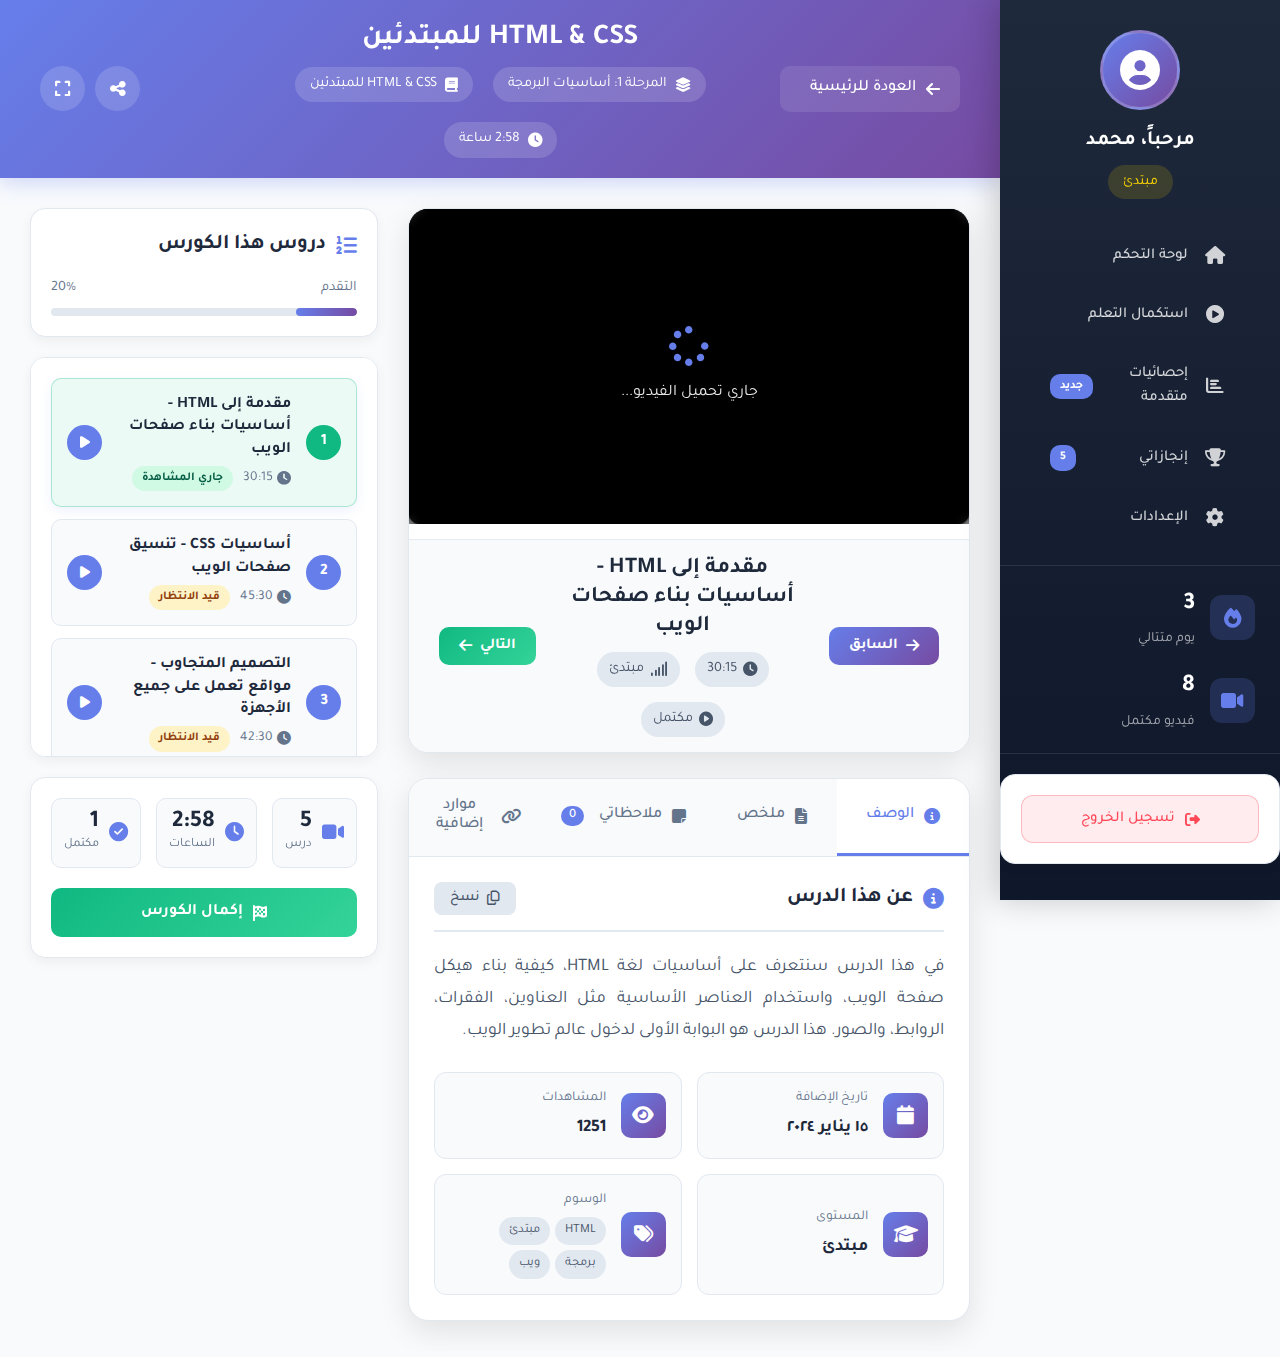
<file: course-player.html>
<!DOCTYPE html>
<html dir="rtl" lang="ar">
<head>
    <meta charset="UTF-8">
    <meta name="viewport" content="width=device-width, initial-scale=1.0">
    <title>مشغل الفيديو - MASAR</title>
    <link rel="stylesheet" href="css/player.css">
    <link rel="stylesheet" href="https://cdnjs.cloudflare.com/ajax/libs/font-awesome/6.4.0/css/all.min.css">
    <link href="https://fonts.googleapis.com/css2?family=Tajawal:wght@300;400;500;700;800&display=swap" rel="stylesheet">
    
    <!-- بيانات تجريبية -->
    <script>
        window.defaultCourseData = {
            courseTitle: "HTML & CSS للمبتدئين",
            currentStage: "المرحلة 1: أساسيات البرمجة",
            currentCourse: "دورة HTML & CSS",
            totalCourseDuration: "4:30:00",
            videoTitle: "مقدمة إلى HTML - أساسيات بناء صفحات الويب",
            videoDescription: "في هذا الدرس سنتعرف على أساسيات لغة HTML، كيفية بناء هيكل صفحة الويب، واستخدام العناصر الأساسية مثل العناوين، الفقرات، الروابط، والصور. هذا الدرس هو البوابة الأولى لدخول عالم تطوير الويب.",
            videoDuration: "30:15",
            videoLevel: "مبتدئ",
            viewCount: "1,250",
            lessonDate: "15 يناير 2024",
            lessonLevel: "مبتدئ",
            videoId: "qz0aGYrrlhU",
            courseProgress: "66%",
            totalLessons: 3,
            totalDuration: "1:58:15",
            completedLessons: 2,
            notesCount: 3
        };
    </script>
</head>
<body>
    <!-- شريط التنقل الجانبي -->
    <nav class="sidebar">
        <div class="sidebar-header">
            <div class="user-profile">
                <div class="user-avatar-large">
                    <i class="fas fa-user-circle"></i>
                </div>
                <div class="user-info">
                    <h3 id="playerUserName">مرحباً، محمد</h3>
                    <p class="user-level">
                        <i class="fas fa-crown"></i>
                        مبتدئ
                    </p>
                </div>
            </div>
        </div>

        <ul class="sidebar-menu">
            <li>
                <a href="dashboard.html" class="menu-link">
                    <div class="menu-icon">
                        <i class="fas fa-home"></i>
                    </div>
                    <span class="menu-text">لوحة التحكم</span>
                </a>
            </li>
            <li class="active">
                <a href="course-player.html" class="menu-link">
                    <div class="menu-icon">
                        <i class="fas fa-play-circle"></i>
                    </div>
                    <span class="menu-text">استكمال التعلم</span>
                </a>
            </li>
            <li>
                <a href="progress.html" class="menu-link">
                    <div class="menu-icon">
                        <i class="fas fa-chart-bar"></i>
                    </div>
                    <span class="menu-text">إحصائيات متقدمة</span>
                    <span class="menu-badge">جديد</span>
                </a>
            </li>
            <li>
                <a href="achievements.html" class="menu-link">
                    <div class="menu-icon">
                        <i class="fas fa-trophy"></i>
                    </div>
                    <span class="menu-text">إنجازاتي</span>
                    <span class="menu-badge">5</span>
                </a>
            </li>
            <li>
                <a href="settings.html" class="menu-link">
                    <div class="menu-icon">
                        <i class="fas fa-cog"></i>
                    </div>
                    <span class="menu-text">الإعدادات</span>
                </a>
            </li>
        </ul>
        
        <div class="sidebar-stats">
            <div class="stat-item">
                <div class="stat-icon">
                    <i class="fas fa-fire"></i>
                </div>
                <div class="stat-info">
                    <h4 id="playerStreakDays">3</h4>
                    <p>يوم متتالي</p>
                </div>
            </div>
            <div class="stat-item">
                <div class="stat-icon">
                    <i class="fas fa-video"></i>
                </div>
                <div class="stat-info">
                    <h4 id="playerCompletedVideos">8</h4>
                    <p>فيديو مكتمل</p>
                </div>
            </div>
        </div>
        
        <div class="sidebar-footer">
            <button class="logout-btn" id="logoutBtn">
                <i class="fas fa-sign-out-alt"></i>
                <span>تسجيل الخروج</span>
            </button>
        </div>
    </nav>

    <!-- زر القائمة للموبايل -->
    <button class="mobile-menu-toggle" id="mobileMenuToggle">
        <i class="fas fa-bars"></i>
    </button>

    <!-- المحتوى الرئيسي -->
    <main class="player-main">
        <!-- الهيدر المحسن -->
        <header class="player-header">
            <div class="header-content">
                <a href="dashboard.html" class="back-btn">
                    <i class="fas fa-arrow-left"></i>
                    <span>العودة للرئيسية</span>
                </a>
                <div class="course-title">
                    <h1 id="coursePlayerTitle">HTML & CSS للمبتدئين</h1>
                    <div class="course-meta">
                        <span class="meta-item">
                            <i class="fas fa-layer-group"></i>
                            <span id="currentStage">المرحلة 1: أساسيات البرمجة</span>
                        </span>
                        <span class="meta-item">
                            <i class="fas fa-book"></i>
                            <span id="currentCourse">دورة HTML & CSS</span>
                        </span>
                        <span class="meta-item">
                            <i class="fas fa-clock"></i>
                            <span id="totalCourseDuration">4:30:00</span>
                        </span>
                    </div>
                </div>
                <div class="header-actions">
                    <button class="btn-share" id="shareBtn">
                        <i class="fas fa-share-alt"></i>
                    </button>
                    <button class="btn-fullscreen" id="fullscreenBtn">
                        <i class="fas fa-expand"></i>
                    </button>
                </div>
            </div>
        </header>

        <!-- محتوى المشغل -->
        <div class="player-content">
            <!-- منطقة الفيديو -->
            <section class="video-section">
                <!-- مشغل الفيديو المحسن -->
                <div class="video-player-container">
                    <div class="video-wrapper">
                        <div class="video-loading" id="videoLoading">
                            <i class="fas fa-spinner fa-spin"></i>
                            <p>جاري تحميل الفيديو...</p>
                        </div>
                        <iframe 
                            id="youtubePlayer"
                            width="100%" 
                            height="100%" 
                            src="https://www.youtube.com/embed/qz0aGYrrlhU?rel=0&modestbranding=1"
                            frameborder="0"
                            allow="accelerometer; autoplay; clipboard-write; encrypted-media; gyroscope; picture-in-picture"
                            allowfullscreen
                            title="مشغل الفيديو التعليمي">
                        </iframe>
                    </div>
                    
                    <div class="video-controls">
                        <button class="control-btn prev-btn" id="prevBtn">
                            <i class="fas fa-arrow-right"></i>
                            <span>السابق</span>
                        </button>
                        
                        <div class="video-info">
                            <h2 id="videoTitle">مقدمة إلى HTML - أساسيات بناء صفحات الويب</h2>
                            <div class="video-meta">
                                <span class="meta-badge" id="videoDuration">
                                    <i class="fas fa-clock"></i>
                                    <span>30:15</span>
                                </span>
                                <span class="meta-badge" id="videoLevel">
                                    <i class="fas fa-signal"></i>
                                    <span>مبتدئ</span>
                                </span>
                                <span class="meta-badge" id="videoStatus">
                                    <i class="fas fa-play-circle"></i>
                                    <span>جاري المشاهدة</span>
                                </span>
                            </div>
                        </div>
                        
                        <button class="control-btn next-btn" id="nextBtn">
                            <span>التالي</span>
                            <i class="fas fa-arrow-left"></i>
                        </button>
                    </div>
                </div>

                <!-- معلومات الفيديو المحسنة -->
                <div class="video-details">
                    <div class="details-tabs">
                        <button class="tab-btn active" data-tab="description" id="descTab">
                            <i class="fas fa-info-circle"></i>
                            <span>الوصف</span>
                        </button>
                        <button class="tab-btn" data-tab="summary" id="summaryTab">
                            <i class="fas fa-file-alt"></i>
                            <span>ملخص</span>
                        </button>
                        <button class="tab-btn" data-tab="notes" id="notesTab">
                            <i class="fas fa-sticky-note"></i>
                            <span>ملاحظاتي</span>
                            <span class="notes-count" id="notesCount">3</span>
                        </button>
                        <button class="tab-btn" data-tab="resources" id="resourcesTab">
                            <i class="fas fa-link"></i>
                            <span>موارد إضافية</span>
                        </button>
                    </div>
                    
                    <div class="tab-content">
                        <div class="tab-pane active" id="description">
                            <div class="pane-header">
                                <h4><i class="fas fa-info-circle"></i> عن هذا الدرس</h4>
                                <button class="btn-copy" id="copyDescBtn">
                                    <i class="far fa-copy"></i>
                                    نسخ
                                </button>
                            </div>
                            <p id="videoDescription" class="lesson-description">
                                في هذا الدرس سنتعرف على أساسيات لغة HTML، كيفية بناء هيكل صفحة الويب، واستخدام العناصر الأساسية مثل العناوين، الفقرات، الروابط، والصور. هذا الدرس هو البوابة الأولى لدخول عالم تطوير الويب.
                            </p>
                            
                            <div class="lesson-info-grid">
                                <div class="info-card">
                                    <div class="info-icon">
                                        <i class="fas fa-calendar"></i>
                                    </div>
                                    <div class="info-content">
                                        <span class="info-label">تاريخ الإضافة</span>
                                        <strong id="lessonDate">يناير 2024</strong>
                                    </div>
                                </div>
                                <div class="info-card">
                                    <div class="info-icon">
                                        <i class="fas fa-eye"></i>
                                    </div>
                                    <div class="info-content">
                                        <span class="info-label">المشاهدات</span>
                                        <strong id="viewCount">1,250</strong>
                                    </div>
                                </div>
                                <div class="info-card">
                                    <div class="info-icon">
                                        <i class="fas fa-graduation-cap"></i>
                                    </div>
                                    <div class="info-content">
                                        <span class="info-label">المستوى</span>
                                        <strong id="lessonLevel">مبتدئ</strong>
                                    </div>
                                </div>
                                <div class="info-card">
                                    <div class="info-icon">
                                        <i class="fas fa-tags"></i>
                                    </div>
                                    <div class="info-content">
                                        <span class="info-label">الوسوم</span>
                                        <div class="tags-list">
                                            <span class="tag">HTML</span>
                                            <span class="tag">مبتدئ</span>
                                            <span class="tag">برمجة</span>
                                            <span class="tag">ويب</span>
                                        </div>
                                    </div>
                                </div>
                            </div>
                        </div>
                        
                        <div class="tab-pane" id="summary">
                            <div class="pane-header">
                                <h4><i class="fas fa-file-alt"></i> ملخص الدرس</h4>
                                <button class="btn-download" id="downloadBtn">
                                    <i class="fas fa-download"></i>
                                    تحميل
                                </button>
                            </div>
                            <div id="videoSummary" class="lesson-summary">
                                <h5>النقاط الرئيسية:</h5>
                                <ul>
                                    <li>فهم هيكل صفحة HTML الأساسي</li>
                                    <li>تعلم استخدام العناوين h1 إلى h6</li>
                                    <li>إضافة النصوص والفقرات باستخدام p</li>
                                    <li>إنشاء الروابط مع علامة a</li>
                                    <li>إضافة الصور باستخدام img</li>
                                    <li>فهم الفرق بين العناصر المغلقة والمفتوحة</li>
                                </ul>
                                
                                <h5>الكود المهم:</h5>
                                <pre><code>&lt;!DOCTYPE html&gt;
&lt;html&gt;
&lt;head&gt;
    &lt;title&gt;صفحتي الأولى&lt;/title&gt;
&lt;/head&gt;
&lt;body&gt;
    &lt;h1&gt;مرحباً بالعالم!&lt;/h1&gt;
    &lt;p&gt;هذه صفحتي الأولى.&lt;/p&gt;
    &lt;a href="https://example.com"&gt;زيارة مثال&lt;/a&gt;
    &lt;img src="image.jpg" alt="وصف الصورة"&gt;
&lt;/body&gt;
&lt;/html&gt;</code></pre>
                                
                                <h5>الواجب:</h5>
                                <ol>
                                    <li>أنشئ صفحة HTML بسيطة تحتوي على عنوان وفقرتين</li>
                                    <li>أضف رابط لموقع خارجي</li>
                                    <li>أضف صورة مع وصف بديل</li>
                                </ol>
                            </div>
                        </div>
                        
                        <div class="tab-pane" id="notes">
                            <div class="pane-header">
                                <h4><i class="fas fa-sticky-note"></i> ملاحظاتي</h4>
                                <button class="save-btn" id="saveNotesBtn">
                                    <i class="fas fa-save"></i>
                                    حفظ
                                </button>
                            </div>
                            
                            <div class="notes-editor">
                                <textarea 
                                    id="userNotes" 
                                    placeholder="اكتب ملاحظاتك هنا...
• ما فهمته من الدرس
• النقاط المهمة
• الأسئلة التي لديك
• الأفكار لمشاريع مستقبلية"
                                    rows="6">- HTML هي لغة هيكلة صفحات الويب
- كل عنصر يبدأ بعلامة &lt;tag&gt; وينتهي ب&lt;/tag&gt;
- العناصر الأساسية: h1, p, a, img
- السمة href للروابط، src للصور، alt للوصف البديل</textarea>
                                <div class="notes-tools">
                                    <button class="tool-btn" data-format="bold">
                                        <i class="fas fa-bold"></i>
                                    </button>
                                    <button class="tool-btn" data-format="italic">
                                        <i class="fas fa-italic"></i>
                                    </button>
                                    <button class="tool-btn" id="addBulletBtn">
                                        <i class="fas fa-list-ul"></i>
                                    </button>
                                    <span class="char-count" id="charCount">150 حرف</span>
                                </div>
                            </div>
                            
                            <div class="notes-history" id="notesHistory">
                                <div class="note-item">
                                    <div class="note-header">
                                        <span class="note-date">اليوم، 10:30 ص</span>
                                        <button class="note-delete"><i class="fas fa-trash"></i></button>
                                    </div>
                                    <p class="note-content">HTML تعني لغة ترميز النص التشعبي (HyperText Markup Language)</p>
                                </div>
                                <div class="note-item">
                                    <div class="note-header">
                                        <span class="note-date">أمس، 3:45 م</span>
                                        <button class="note-delete"><i class="fas fa-trash"></i></button>
                                    </div>
                                    <p class="note-content">العناصر المغلقة مثل p تتطلب علامة إغلاق، والعناصر المفتوحة مثل img لا تحتاج</p>
                                </div>
                            </div>
                        </div>
                        
                        <div class="tab-pane" id="resources">
                            <div class="pane-header">
                                <h4><i class="fas fa-link"></i> موارد إضافية</h4>
                            </div>
                            <div id="resourcesList" class="resources-list">
                                <a href="https://developer.mozilla.org/ar/docs/Web/HTML" class="resource-item" target="_blank">
                                    <div class="resource-icon">
                                        <i class="fas fa-book"></i>
                                    </div>
                                    <div class="resource-content">
                                        <h5>دليل HTML على MDN</h5>
                                        <p>المرجع الرسمي والشامل للغة HTML من موزيلا</p>
                                        <span class="resource-type">مستندات</span>
                                    </div>
                                </a>
                                
                                <a href="https://www.w3schools.com/html/" class="resource-item" target="_blank">
                                    <div class="resource-icon">
                                        <i class="fas fa-graduation-cap"></i>
                                    </div>
                                    <div class="resource-content">
                                        <h5>تعلم HTML على W3Schools</h5>
                                        <p>دروس تفاعلية وأمثلة عملية مع محرر مباشر</p>
                                        <span class="resource-type">دروس</span>
                                    </div>
                                </a>
                                
                                <a href="https://htmlreference.io/" class="resource-item" target="_blank">
                                    <div class="resource-icon">
                                        <i class="fas fa-code"></i>
                                    </div>
                                    <div class="resource-content">
                                        <h5>مرجع HTML</h5>
                                        <p>دليل مرئي لجميع عناصر HTML مع أمثلة</p>
                                        <span class="resource-type">مرجع</span>
                                    </div>
                                </a>
                                
                                <a href="https://validator.w3.org/" class="resource-item" target="_blank">
                                    <div class="resource-icon">
                                        <i class="fas fa-check-circle"></i>
                                    </div>
                                    <div class="resource-content">
                                        <h5>مدقق HTML</h5>
                                        <p>أداة للتحقق من صحة كود HTML الخاص بك</p>
                                        <span class="resource-type">أداة</span>
                                    </div>
                                </a>
                            </div>
                        </div>
                    </div>
                </div>
            </section>

            <!-- القائمة الجانبية للدروس -->
            <aside class="lessons-sidebar">
                <div class="sidebar-header">
                    <h3>
                        <i class="fas fa-list-ol"></i>
                        <span>دروس هذا الكورس</span>
                    </h3>
                    <div class="course-progress">
                        <div class="progress-info">
                            <span>التقدم</span>
                            <span id="courseProgressText">66%</span>
                        </div>
                        <div class="progress-bar">
                            <div class="progress-fill" id="courseProgressFill" style="width: 66%"></div>
                        </div>
                    </div>
                </div>
                
                <div class="lessons-list" id="lessonsList">
                    <div class="lesson-item completed" data-video-id="qz0aGYrrlhU" data-lesson="1">
                        <div class="lesson-order">1</div>
                        <div class="lesson-info">
                            <h4>مقدمة إلى HTML</h4>
                            <div class="lesson-meta">
                                <span><i class="fas fa-clock"></i> 30:15</span>
                                <span class="status completed">مكتمل</span>
                            </div>
                        </div>
                        <button class="play-lesson">
                            <i class="fas fa-play"></i>
                        </button>
                    </div>
                    
                    <div class="lesson-item current" data-video-id="dD2EISBDjWM" data-lesson="2">
                        <div class="lesson-order">2</div>
                        <div class="lesson-info">
                            <h4>أساسيات CSS</h4>
                            <div class="lesson-meta">
                                <span><i class="fas fa-clock"></i> 45:30</span>
                                <span class="status current">جاري المشاهدة</span>
                            </div>
                        </div>
                        <button class="play-lesson">
                            <i class="fas fa-play"></i>
                        </button>
                    </div>
                    
                    <div class="lesson-item" data-video-id="y3UH2gAhwPI" data-lesson="3">
                        <div class="lesson-order">3</div>
                        <div class="lesson-info">
                            <h4>التصميم المتجاوب</h4>
                            <div class="lesson-meta">
                                <span><i class="fas fa-clock"></i> 42:30</span>
                                <span class="status pending">قيد الانتظار</span>
                            </div>
                        </div>
                        <button class="play-lesson">
                            <i class="fas fa-play"></i>
                        </button>
                    </div>
                    
                    <div class="lesson-item" data-video-id="abc123def" data-lesson="4">
                        <div class="lesson-order">4</div>
                        <div class="lesson-info">
                            <h4>نماذج HTML</h4>
                            <div class="lesson-meta">
                                <span><i class="fas fa-clock"></i> 35:20</span>
                                <span class="status pending">قيد الانتظار</span>
                            </div>
                        </div>
                        <button class="play-lesson">
                            <i class="fas fa-play"></i>
                        </button>
                    </div>
                    
                    <div class="lesson-item" data-video-id="xyz789ghi" data-lesson="5">
                        <div class="lesson-order">5</div>
                        <div class="lesson-info">
                            <h4>مشروع عملي</h4>
                            <div class="lesson-meta">
                                <span><i class="fas fa-clock"></i> 25:00</span>
                                <span class="status pending">قيد الانتظار</span>
                            </div>
                        </div>
                        <button class="play-lesson">
                            <i class="fas fa-play"></i>
                        </button>
                    </div>
                </div>
                
                <div class="sidebar-footer">
                    <div class="lesson-stats">
                        <div class="stat">
                            <i class="fas fa-video"></i>
                            <div>
                                <h4 id="totalLessons">5</h4>
                                <small>درس</small>
                            </div>
                        </div>
                        <div class="stat">
                            <i class="fas fa-clock"></i>
                            <div>
                                <h4 id="totalDuration">2:58:15</h4>
                                <small>الساعات</small>
                            </div>
                        </div>
                        <div class="stat">
                            <i class="fas fa-check-circle"></i>
                            <div>
                                <h4 id="completedLessons">2</h4>
                                <small>مكتمل</small>
                            </div>
                        </div>
                    </div>
                    <button class="btn-mark-complete" id="markCompleteBtn">
                        <i class="fas fa-flag-checkered"></i>
                        إكمال الكورس
                    </button>
                </div>
            </aside>
        </div>
    </main>

    <!-- الإشعارات -->
    <div id="notification" class="notification"></div>

    <!-- Shortcuts Help -->
    <div class="shortcuts-help" id="shortcutsHelp">
        <div class="shortcuts-header">
            <h4><i class="fas fa-keyboard"></i> اختصارات لوحة المفاتيح</h4>
            <button class="close-help" id="closeHelpBtn">
                <i class="fas fa-times"></i>
            </button>
        </div>
        <ul>
            <li><kbd>→</kbd> أو <kbd>D</kbd>: الدرس التالي</li>
            <li><kbd>←</kbd> أو <kbd>A</kbd>: الدرس السابق</li>
            <li><kbd>Space</kbd>: تشغيل/إيقاف الفيديو</li>
            <li><kbd>F</kbd>: ملء الشاشة</li>
            <li><kbd>M</kbd>: كتم/إلغاء كتم الصوت</li>
            <li><kbd>1-4</kbd>: التبديل بين التبويبات</li>
            <li><kbd>Ctrl+S</kbd>: حفظ الملاحظات</li>
            <li><kbd>Esc</kbd>: إغلاق النافذة</li>
        </ul>
        <div class="shortcuts-footer">
            <small>اضغط <kbd>?</kbd> لإظهار/إخفاء هذه القائمة</small>
        </div>
    </div>

    <!-- JavaScript الأساسي (مبدئي) -->
    <script>
        // تهيئة البيانات الأساسية
        document.addEventListener('DOMContentLoaded', function() {
            // تحديث البيانات من localStorage إن وجدت
            const userData = JSON.parse(localStorage.getItem('userData')) || {};
            if (userData.name) {
                document.getElementById('playerUserName').textContent = `مرحباً، ${userData.name}`;
            }
            
            // تحميل تقدم المستخدم
            const userProgress = JSON.parse(localStorage.getItem('userProgress')) || {
                streakDays: 3,
                completedVideos: 8
            };
            
            document.getElementById('playerStreakDays').textContent = userProgress.streakDays;
            document.getElementById('playerCompletedVideos').textContent = userProgress.completedVideos;
            
            // تهيئة الأحداث الأساسية
            initBasicEvents();
            
            // إخفاء شاشة التحميل بعد 2 ثانية
            setTimeout(() => {
                const loading = document.getElementById('videoLoading');
                if (loading) loading.style.display = 'none';
            }, 2000);
        });
        
        function initBasicEvents() {
            // زر تسجيل الخروج
            document.getElementById('logoutBtn').addEventListener('click', function() {
                if (confirm('هل تريد تسجيل الخروج؟')) {
                    localStorage.removeItem('userData');
                    window.location.href = 'index.html';
                }
            });
            
            // زر المشاركة
            document.getElementById('shareBtn').addEventListener('click', function() {
                if (navigator.share) {
                    navigator.share({
                        title: document.getElementById('videoTitle').textContent,
                        text: 'شاهد هذا الدرس التعليمي على منصة مسار',
                        url: window.location.href
                    });
                } else {
                    navigator.clipboard.writeText(window.location.href).then(() => {
                        showNotification('تم نسخ رابط الدرس إلى الحافظة ✓');
                    });
                }
            });
            
            // زر ملء الشاشة
            document.getElementById('fullscreenBtn').addEventListener('click', function() {
                const player = document.getElementById('youtubePlayer');
                if (!document.fullscreenElement) {
                    if (player.requestFullscreen) {
                        player.requestFullscreen();
                    }
                } else {
                    if (document.exitFullscreen) {
                        document.exitFullscreen();
                    }
                }
            });
            
            // أزرار التنقل بين الدروس
            document.getElementById('prevBtn').addEventListener('click', function() {
                const currentLesson = document.querySelector('.lesson-item.current');
                const prevLesson = currentLesson ? currentLesson.previousElementSibling : null;
                
                if (prevLesson && prevLesson.classList.contains('lesson-item')) {
                    switchToLesson(prevLesson);
                    showNotification('الانتقال إلى الدرس السابق');
                } else {
                    showNotification('هذا هو أول درس في الكورس');
                }
            });
            
            document.getElementById('nextBtn').addEventListener('click', function() {
                const currentLesson = document.querySelector('.lesson-item.current');
                const nextLesson = currentLesson ? currentLesson.nextElementSibling : null;
                
                if (nextLesson && nextLesson.classList.contains('lesson-item')) {
                    switchToLesson(nextLesson);
                    showNotification('الانتقال إلى الدرس التالي');
                } else {
                    showNotification('هذا هو آخر درس في الكورس');
                }
            });
            
            // التبديل بين التبويبات
            document.querySelectorAll('.tab-btn').forEach(btn => {
                btn.addEventListener('click', function() {
                    const tabId = this.getAttribute('data-tab');
                    
                    // إزالة النشاط من جميع الأزرار
                    document.querySelectorAll('.tab-btn').forEach(b => b.classList.remove('active'));
                    // إضافة النشاط للزر المضغوط
                    this.classList.add('active');
                    
                    // إخفاء جميع المحتويات
                    document.querySelectorAll('.tab-pane').forEach(pane => pane.classList.remove('active'));
                    // إظهار المحتوى المطلوب
                    document.getElementById(tabId).classList.add('active');
                });
            });
            
            // زر نسخ الوصف
            document.getElementById('copyDescBtn').addEventListener('click', function() {
                const description = document.getElementById('videoDescription').textContent;
                navigator.clipboard.writeText(description).then(() => {
                    showNotification('تم نسخ الوصف إلى الحافظة ✓');
                });
            });
            
            // زر حفظ الملاحظات
            document.getElementById('saveNotesBtn').addEventListener('click', function() {
                const notes = document.getElementById('userNotes').value;
                localStorage.setItem('userNotes', notes);
                showNotification('تم حفظ الملاحظات ✓');
            });
            
            // زر إكمال الكورس
            document.getElementById('markCompleteBtn').addEventListener('click', function() {
                if (confirm('هل أنت متأكد من إكمال هذا الكورس؟')) {
                    // تحديث التقدم في localStorage
                    const progress = JSON.parse(localStorage.getItem('userProgress')) || {};
                    progress.completedCourses = (progress.completedCourses || 0) + 1;
                    progress.completedVideos = (progress.completedVideos || 0) + 5; // 5 دروس في هذا الكورس
                    localStorage.setItem('userProgress', JSON.stringify(progress));
                    
                    showNotification('مبروك! لقد أكملت هذا الكورس بنجاح 🎉');
                    setTimeout(() => {
                        window.location.href = 'dashboard.html';
                    }, 2000);
                }
            });
            
            // تشغيل الدرس من القائمة
            document.querySelectorAll('.play-lesson').forEach(btn => {
                btn.addEventListener('click', function() {
                    const lessonItem = this.closest('.lesson-item');
                    switchToLesson(lessonItem);
                });
            });
            
            // تحديث عداد الأحرف في الملاحظات
            document.getElementById('userNotes').addEventListener('input', function() {
                const count = this.value.length;
                document.getElementById('charCount').textContent = `${count} حرف`;
            });
        }
        
        function switchToLesson(lessonItem) {
            // إزالة التحديد الحالي
            document.querySelectorAll('.lesson-item').forEach(item => {
                item.classList.remove('current');
                item.classList.remove('completed');
            });
            
            // إضافة التحديد الجديد
            lessonItem.classList.add('current');
            
            // تحديث فيديو ID
            const videoId = lessonItem.getAttribute('data-video-id');
            const lessonNum = lessonItem.getAttribute('data-lesson');
            updateVideoPlayer(videoId, lessonNum);
            
            // تحديث شاشة التحميل
            const loading = document.getElementById('videoLoading');
            loading.style.display = 'flex';
            setTimeout(() => {
                loading.style.display = 'none';
            }, 1500);
        }
        
        function updateVideoPlayer(videoId, lessonNum) {
            const player = document.getElementById('youtubePlayer');
            player.src = `https://www.youtube.com/embed/${videoId}?rel=0&modestbranding=1`;
            
            // تحديث عنوان الدرس (هنا يمكن إضافة بيانات ديناميكية)
            const lessonTitles = {
                '1': 'مقدمة إلى HTML - أساسيات بناء صفحات الويب',
                '2': 'أساسيات CSS - تنسيق صفحات الويب',
                '3': 'التصميم المتجاوب - مواقع تعمل على جميع الأجهزة',
                '4': 'نماذج HTML - تفاعل المستخدم مع الموقع',
                '5': 'مشروع عملي - بناء موقع ويب كامل'
            };
            
            document.getElementById('videoTitle').textContent = lessonTitles[lessonNum] || 'درس جديد';
        }
        
        function showNotification(message) {
            const notification = document.getElementById('notification');
            notification.textContent = message;
            notification.classList.add('show');
            
            setTimeout(() => {
                notification.classList.remove('show');
            }, 3000);
        }
    </script>

    <script src="js/player.js"></script>
</body>
</html>
</file>
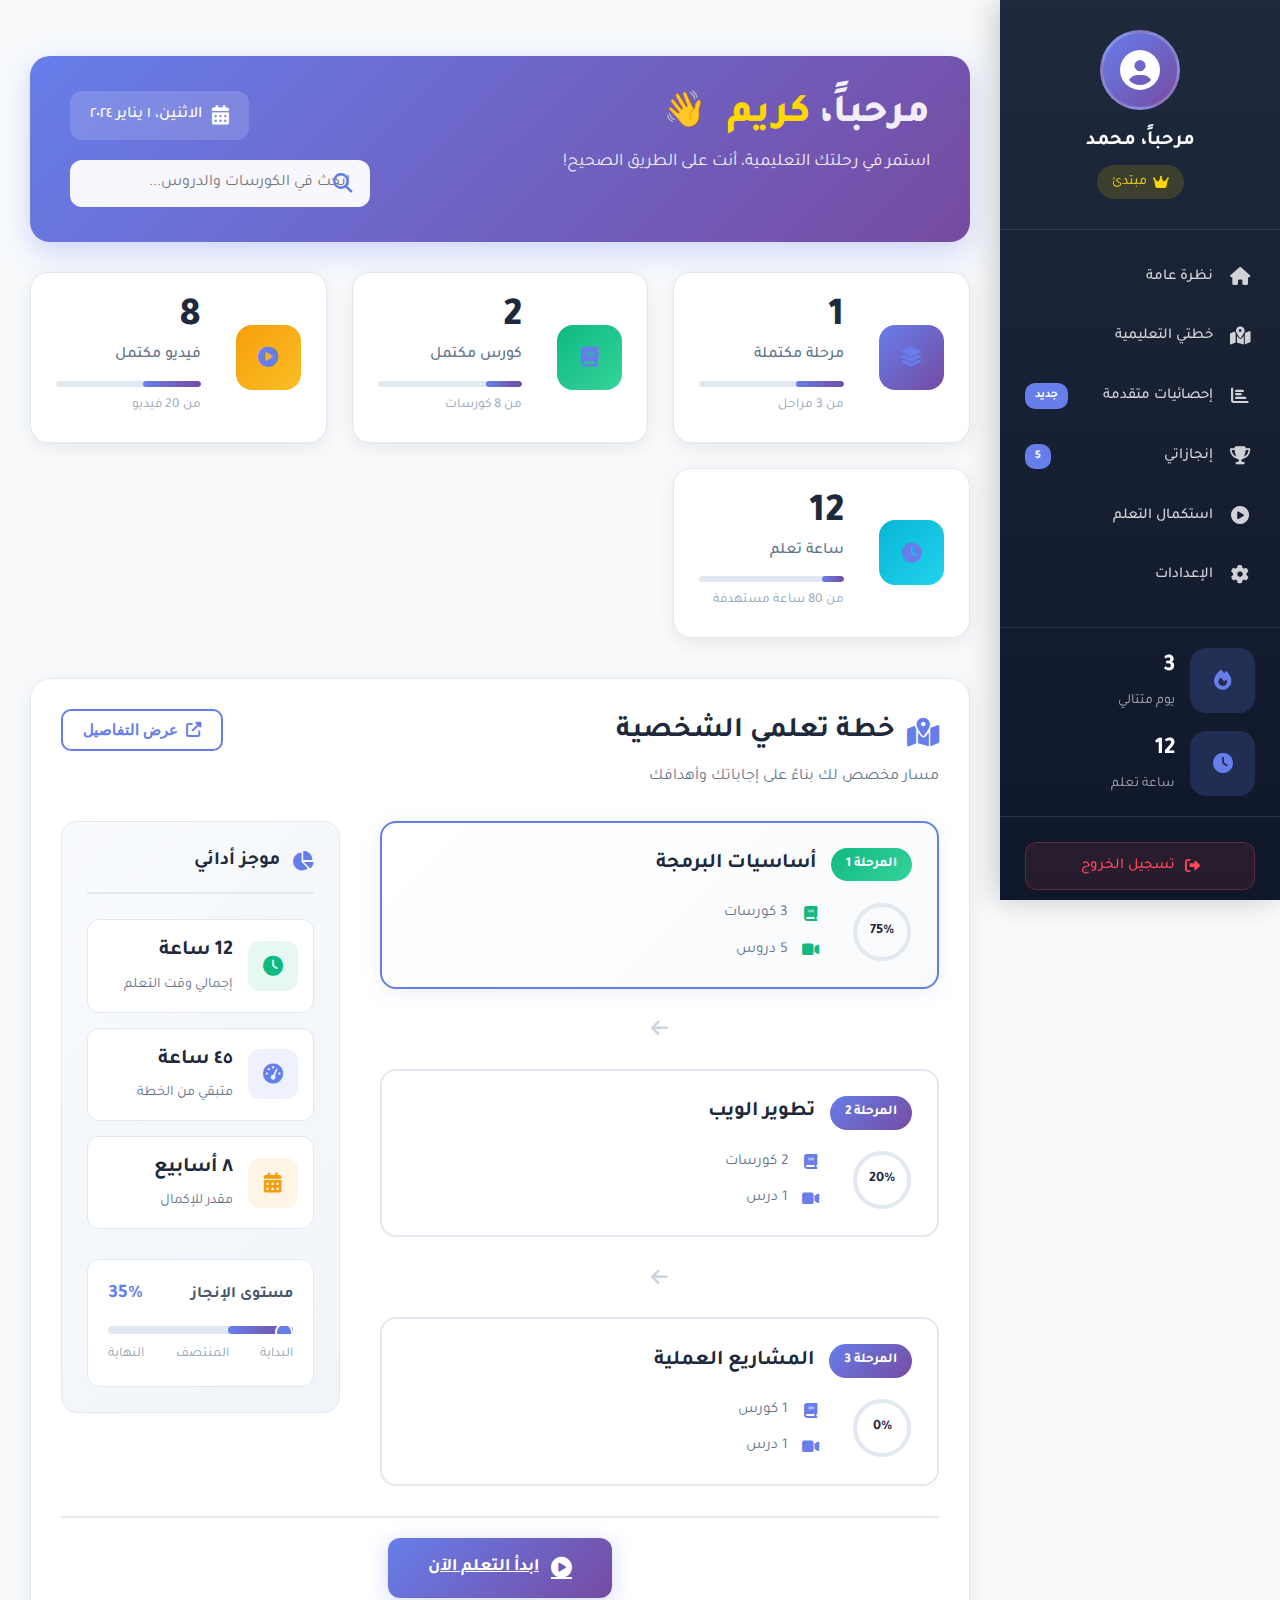
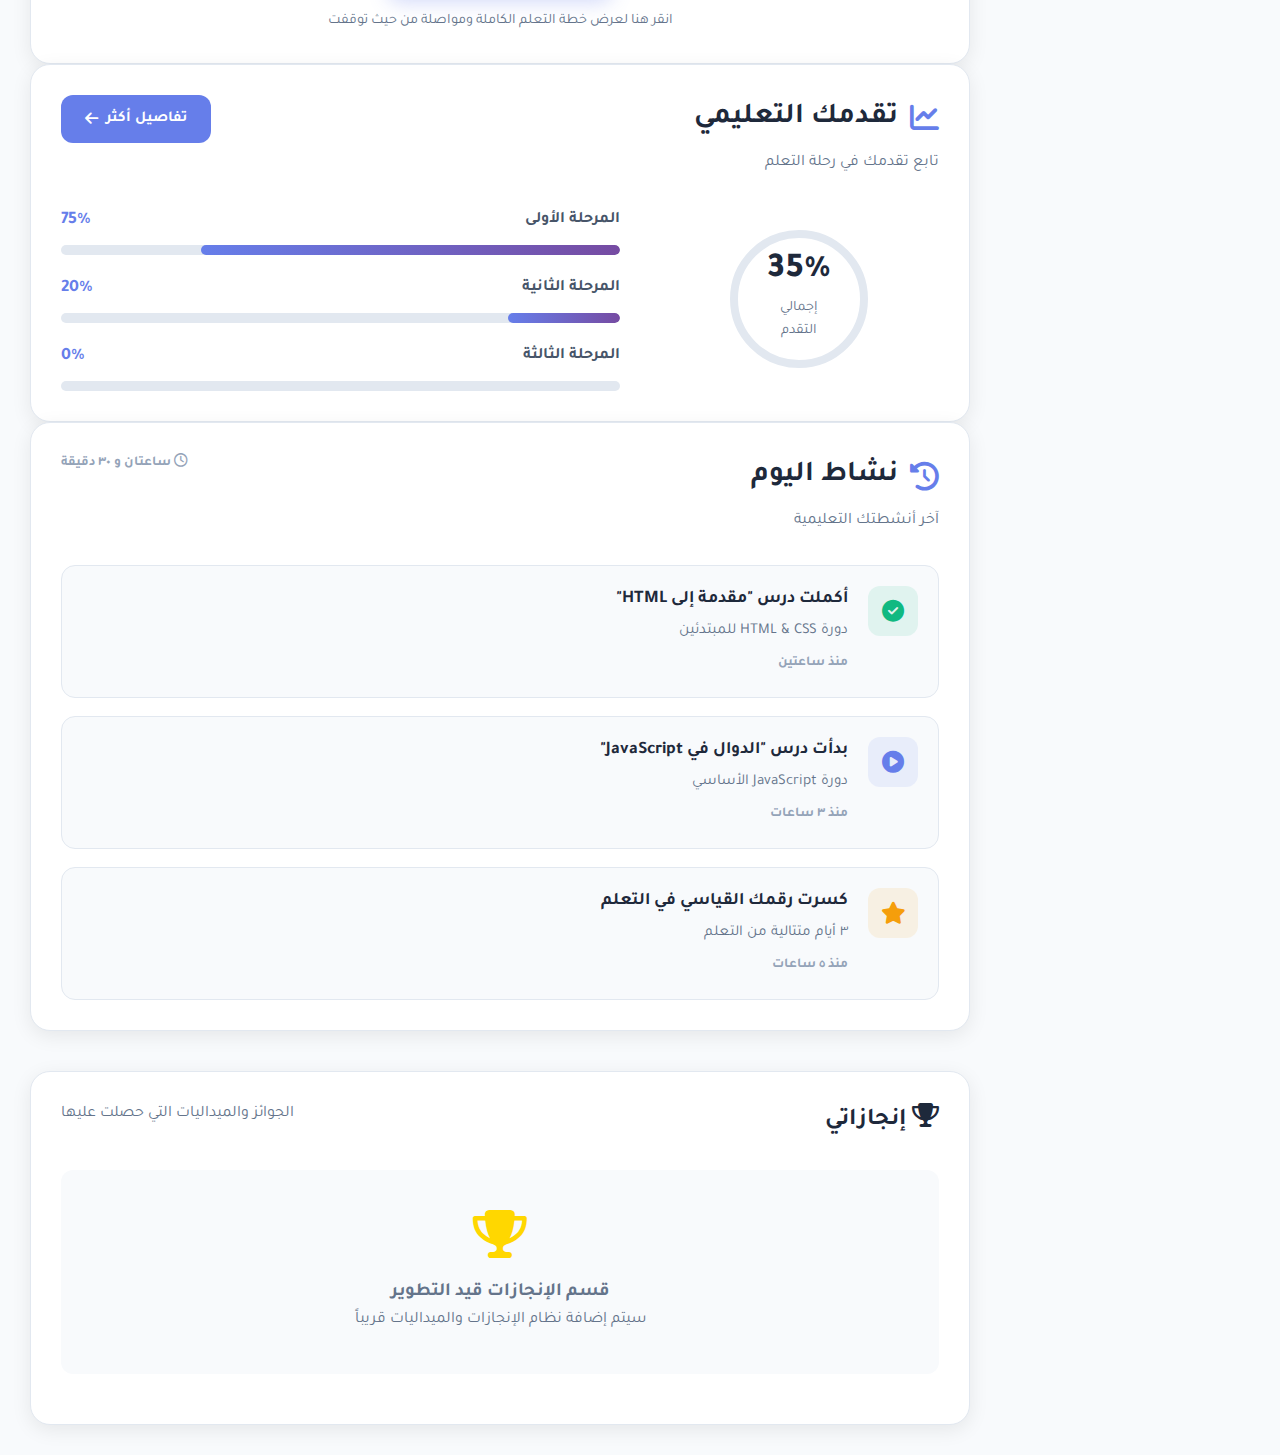
<file: dashboard.html>
<!DOCTYPE html>
<html dir="rtl" lang="ar">
<head>
    <meta charset="UTF-8">
    <meta name="viewport" content="width=device-width, initial-scale=1.0">
    <title>لوحة التحكم - مسار</title>
    <link rel="stylesheet" href="css/dashboard.css">
    <link rel="stylesheet" href="https://cdnjs.cloudflare.com/ajax/libs/font-awesome/6.4.0/css/all.min.css">
    <link href="https://fonts.googleapis.com/css2?family=Tajawal:wght@300;400;500;700;800&display=swap" rel="stylesheet">
    <style>
        /* أنماط مؤقتة أثناء التطوير */
        .coming-soon {
            padding: 40px;
            text-align: center;
            color: #64748b;
            background: #f8fafc;
            border-radius: 12px;
            margin: 20px 0;
        }
        
        /* أنماط الـ Roadmap التفصيلي */
        .roadmap-modal {
            display: none;
            position: fixed;
            top: 0;
            right: 0;
            width: 100%;
            height: 100%;
            background: rgba(0, 0, 0, 0.8);
            z-index: 2000;
            justify-content: center;
            align-items: center;
            padding: 20px;
        }
        
        .roadmap-content {
            background: white;
            border-radius: 20px;
            width: 100%;
            max-width: 1200px;
            max-height: 90vh;
            overflow-y: auto;
            position: relative;
        }
        
        .close-roadmap {
            position: absolute;
            left: 25px;
            top: 25px;
            background: #ff4757;
            color: white;
            border: none;
            width: 40px;
            height: 40px;
            border-radius: 50%;
            cursor: pointer;
            display: flex;
            align-items: center;
            justify-content: center;
            font-size: 20px;
            z-index: 10;
        }
    </style>
</head>
<body>
    <!-- شريط التنقل الجانبي -->
    <nav class="sidebar">
        <!-- رأس الـ Sidebar -->
        <div class="sidebar-header">
            <div class="user-profile">
                <div class="user-avatar-large">
                    <i class="fas fa-user-circle"></i>
                </div>
                <div class="user-info">
                    <h3 id="dashboardUserName">مرحباً، محمد</h3>
                    <p class="user-level">
                        <i class="fas fa-crown"></i>
                        مبتدئ
                    </p>
                </div>
            </div>
        </div>

        <!-- قائمة التنقل المحسنة -->
        <ul class="sidebar-menu">
            <!-- استبدل هذا الجزء في الـ sidebar-menu -->
<li class="active">
    <a href="dashboard.html" class="menu-link"> <!-- تغيير من #overview -->
        <div class="menu-icon">
            <i class="fas fa-home"></i>
        </div>
        <span class="menu-text">نظرة عامة</span>
    </a>
</li>
<li>
    <a href="roadmap.html" class="menu-link"> <!-- تغيير من #personal-roadmap -->
        <div class="menu-icon">
            <i class="fas fa-map-marked-alt"></i>
        </div>
        <span class="menu-text">خطتي التعليمية</span>
    </a>
</li>

 <li>
                <a href="progress.html" class="menu-link">
                    <div class="menu-icon">
                        <i class="fas fa-chart-bar"></i>
                    </div>
                    <span class="menu-text">إحصائيات متقدمة</span>
                    <span class="menu-badge">جديد</span>
                </a>
            </li>
<li>
    <a href="achievements.html" class="menu-link"> <!-- تغيير من #achievements -->
        <div class="menu-icon">
            <i class="fas fa-trophy"></i>
        </div>
        <span class="menu-text">إنجازاتي</span>
        <span class="menu-badge">5</span>
    </a>
</li>
                   
            <li>
                <a href="course-player.html" class="menu-link">
                    <div class="menu-icon">
                        <i class="fas fa-play-circle"></i>
                    </div>
                    <span class="menu-text">استكمال التعلم</span>
                </a>
            </li>
            <li>
                <a href="settings.html" class="menu-link">
                    <div class="menu-icon">
                        <i class="fas fa-cog"></i>
                    </div>
                    <span class="menu-text">الإعدادات</span>
                </a>
            </li>
        </ul>
        
        <!-- إحصائيات سريعة -->
        <div class="sidebar-stats">
            <div class="stat-item">
                <div class="stat-icon">
                    <i class="fas fa-fire"></i>
                </div>
                <div class="stat-info">
                    <h4 id="streakDays">3</h4>
                    <p>يوم متتالي</p>
                </div>
            </div>
            <div class="stat-item">
                <div class="stat-icon">
                    <i class="fas fa-clock"></i>
                </div>
                <div class="stat-info">
                    <h4 id="totalHoursSidebar">12</h4>
                    <p>ساعة تعلم</p>
                </div>
            </div>
        </div>
        
        <!-- زر تسجيل الخروج -->
        <div class="sidebar-footer">
            <button class="logout-btn" onclick="logout()">
                <i class="fas fa-sign-out-alt"></i>
                <span>تسجيل الخروج</span>
            </button>
        </div>
    </nav>

    <!-- زر القائمة للموبايل -->
    <button class="mobile-menu-toggle" id="mobileMenuToggle">
        <i class="fas fa-bars"></i>
    </button>

    <!-- المحتوى الرئيسي -->
    <main class="main-content">
        <!-- الهيدر المحسن -->
        <header class="main-header">
            <div class="header-content">
                <div class="greeting-section">
                    <h1 class="welcome-title">
                        <span class="greeting-text" id="greetingText">مرحباً،</span>
                        <span class="user-name" id="greetingName">كريم</span>
                        <span class="welcome-emoji">👋</span>
                    </h1>
                    <p class="motivation-text">استمر في رحلتك التعليمية، أنت على الطريق الصحيح!</p>
                </div>
                <div class="header-tools">
                    <div class="date-display">
                        <i class="fas fa-calendar-alt"></i>
                        <span id="todayDate">الاثنين، ١ يناير ٢٠٢٤</span>
                    </div>
                    <div class="search-box">
                        <i class="fas fa-search search-icon"></i>
                        <input type="text" id="globalSearch" placeholder="ابحث في الكورسات والدروس...">
                    </div>
                </div>
            </div>
        </header>

        <!-- الإحصائيات السريعة المحسنة -->
        <section class="stats-section">
            <div class="stat-card">
                <div class="stat-icon-wrapper">
                    <div class="stat-icon bg-primary">
                        <i class="fas fa-layer-group"></i>
                    </div>
                </div>
                <div class="stat-content">
                    <h3 class="stat-number" id="completedStages">1</h3>
                    <p class="stat-label">مرحلة مكتملة</p>
                    <div class="stat-progress">
                        <div class="progress-bar">
                            <div class="progress-fill" style="width: 33%"></div>
                        </div>
                        <span class="progress-text">من 3 مراحل</span>
                    </div>
                </div>
            </div>
            
            <div class="stat-card">
                <div class="stat-icon-wrapper">
                    <div class="stat-icon bg-success">
                        <i class="fas fa-book"></i>
                    </div>
                </div>
                <div class="stat-content">
                    <h3 class="stat-number" id="completedCourses">2</h3>
                    <p class="stat-label">كورس مكتمل</p>
                    <div class="stat-progress">
                        <div class="progress-bar">
                            <div class="progress-fill" style="width: 25%"></div>
                        </div>
                        <span class="progress-text">من 8 كورسات</span>
                    </div>
                </div>
            </div>
            
            <div class="stat-card">
                <div class="stat-icon-wrapper">
                    <div class="stat-icon bg-warning">
                        <i class="fas fa-play-circle"></i>
                    </div>
                </div>
                <div class="stat-content">
                    <h3 class="stat-number" id="completedVideos">8</h3>
                    <p class="stat-label">فيديو مكتمل</p>
                    <div class="stat-progress">
                        <div class="progress-bar">
                            <div class="progress-fill" style="width: 40%"></div>
                        </div>
                        <span class="progress-text">من 20 فيديو</span>
                    </div>
                </div>
            </div>
            
            <div class="stat-card">
                <div class="stat-icon-wrapper">
                    <div class="stat-icon bg-info">
                        <i class="fas fa-clock"></i>
                    </div>
                </div>
                <div class="stat-content">
                    <h3 class="stat-number" id="totalHours">12</h3>
                    <p class="stat-label">ساعة تعلم</p>
                    <div class="stat-progress">
                        <div class="progress-bar">
                            <div class="progress-fill" style="width: 15%"></div>
                        </div>
                        <span class="progress-text">من 80 ساعة مستهدفة</span>
                    </div>
                </div>
            </div>
        </section>
<!-- استبدل قسم "خطتي التعليمية" بهذا التصميم الجديد -->

<!-- قسم الخطة التعليمية الشخصية -->
<section class="section-card main-section" id="personal-roadmap">
    <div class="section-header">
        <div class="section-title">
            <h2><i class="fas fa-map-marked-alt"></i> خطة تعلمي الشخصية</h2>
            <p class="section-subtitle">مسار مخصص لك بناءً على إجاباتك وأهدافك</p>
        </div>
        <button class="btn-view-details" onclick="showRoadmapModal()">
            <i class="fas fa-external-link-alt"></i>
            <span>عرض التفاصيل</span>
        </button>
    </div>
    
    <!-- خريطة الطريق المصغرة -->
    <div class="mini-roadmap">
        <!-- المراحل -->
        <div class="roadmap-stages-mini">
            <div class="stage-mini active">
                <div class="stage-header-mini">
                    <div class="stage-badge">المرحلة 1</div>
                    <div class="stage-title-mini">أساسيات البرمجة</div>
                </div>
                <div class="stage-progress-mini">
                    <div class="progress-circle-mini" data-progress="75">
                        <svg width="60" height="60">
                            <circle class="bg-circle" cx="30" cy="30" r="27"></circle>
                            <circle class="progress-circle" cx="30" cy="30" r="27"></circle>
                        </svg>
                        <span class="progress-text-mini">75%</span>
                    </div>
                    <div class="stage-stats-mini">
                        <div class="stat-mini">
                            <i class="fas fa-book"></i>
                            <span>3 كورسات</span>
                        </div>
                        <div class="stat-mini">
                            <i class="fas fa-video"></i>
                            <span>5 دروس</span>
                        </div>
                    </div>
                </div>
            </div>
            
            <div class="roadmap-connector">
                <i class="fas fa-arrow-left"></i>
            </div>
            
            <div class="stage-mini">
                <div class="stage-header-mini">
                    <div class="stage-badge">المرحلة 2</div>
                    <div class="stage-title-mini">تطوير الويب</div>
                </div>
                <div class="stage-progress-mini">
                    <div class="progress-circle-mini" data-progress="20">
                        <svg width="60" height="60">
                            <circle class="bg-circle" cx="30" cy="30" r="27"></circle>
                            <circle class="progress-circle" cx="30" cy="30" r="27"></circle>
                        </svg>
                        <span class="progress-text-mini">20%</span>
                    </div>
                    <div class="stage-stats-mini">
                        <div class="stat-mini">
                            <i class="fas fa-book"></i>
                            <span>2 كورسات</span>
                        </div>
                        <div class="stat-mini">
                            <i class="fas fa-video"></i>
                            <span>1 درس</span>
                        </div>
                    </div>
                </div>
            </div>
            
            <div class="roadmap-connector">
                <i class="fas fa-arrow-left"></i>
            </div>
            
            <div class="stage-mini">
                <div class="stage-header-mini">
                    <div class="stage-badge">المرحلة 3</div>
                    <div class="stage-title-mini">المشاريع العملية</div>
                </div>
                <div class="stage-progress-mini">
                    <div class="progress-circle-mini" data-progress="0">
                        <svg width="60" height="60">
                            <circle class="bg-circle" cx="30" cy="30" r="27"></circle>
                            <circle class="progress-circle" cx="30" cy="30" r="27"></circle>
                        </svg>
                        <span class="progress-text-mini">0%</span>
                    </div>
                    <div class="stage-stats-mini">
                        <div class="stat-mini">
                            <i class="fas fa-book"></i>
                            <span>1 كورس</span>
                        </div>
                        <div class="stat-mini">
                            <i class="fas fa-video"></i>
                            <span>1 درس</span>
                        </div>
                    </div>
                </div>
            </div>
        </div>
        
        <!-- موجز الأداء -->
        <div class="roadmap-summary-mini">
            <h4 class="summary-title">
                <i class="fas fa-chart-pie"></i>
                موجز أدائي
            </h4>
            
            <div class="summary-grid">
                <div class="summary-item">
                    <div class="summary-icon success">
                        <i class="fas fa-clock"></i>
                    </div>
                    <div class="summary-content">
                        <h5>12 ساعة</h5>
                        <p>إجمالي وقت التعلم</p>
                    </div>
                </div>
                
                <div class="summary-item">
                    <div class="summary-icon primary">
                        <i class="fas fa-tachometer-alt"></i>
                    </div>
                    <div class="summary-content">
                        <h5>٤٥ ساعة</h5>
                        <p>متبقي من الخطة</p>
                    </div>
                </div>
                
                <div class="summary-item">
                    <div class="summary-icon warning">
                        <i class="fas fa-calendar-alt"></i>
                    </div>
                    <div class="summary-content">
                        <h5>٨ أسابيع</h5>
                        <p>مقدر للإكمال</p>
                    </div>
                </div>
            </div>
            
            <div class="progress-indicator">
                <div class="indicator-header">
                    <span>مستوى الإنجاز</span>
                    <span class="indicator-percent">35%</span>
                </div>
                <div class="indicator-bar">
                    <div class="indicator-fill" style="width: 35%"></div>
                </div>
                <div class="indicator-labels">
                    <span>البداية</span>
                    <span>المنتصف</span>
                    <span>النهاية</span>
                </div>
            </div>
        </div>
    </div>
    
    <!-- زر البدء -->
   <!-- زر البدء -->
<div class="roadmap-action">
    <!-- تغيير هنا: توجيه إلى صفحة الـ Roadmap -->
    <a href="roadmap.html" class="btn-start-learning">
        <i class="fas fa-play-circle"></i>
        <span>ابدأ التعلم الآن</span>
    </a>
    <p class="action-tip">انقر هنا لعرض خطة التعلم الكاملة ومواصلة من حيث توقفت</p>
</div>
</section>



            <!-- قسم التقدم العام -->
            <section class="section-card progress-section">
                <div class="section-header">
                    <div class="section-title">
                        <h2><i class="fas fa-chart-line"></i> تقدمك التعليمي</h2>
                        <p class="section-subtitle">تابع تقدمك في رحلة التعلم</p>
                    </div>
                    <a href="progress.html" class="btn-view-all">
                        <span>تفاصيل أكثر</span>
                        <i class="fas fa-arrow-left"></i>
                    </a>
                </div>
                
                <div class="progress-content">
                    <!-- الرسم البياني الدائري -->
                    <div class="progress-chart">
                        <div class="circular-progress">
                            <div class="chart-circle">
                                <svg width="140" height="140" viewBox="0 0 140 140">
                                    <circle class="chart-bg" cx="70" cy="70" r="65"></circle>
                                    <circle class="chart-progress" cx="70" cy="70" r="65" 
                                            id="overallProgressFill"></circle>
                                </svg>
                                <div class="chart-text">
                                    <span class="progress-percent" id="overallProgress">35%</span>
                                    <small class="progress-label">إجمالي التقدم</small>
                                </div>
                            </div>
                        </div>
                    </div>
                    
                    <!-- تفاصيل التقدم -->
                    <div class="progress-details">
                        <div class="progress-item">
                            <div class="progress-info">
                                <span class="progress-name">المرحلة الأولى</span>
                                <span class="progress-value">75%</span>
                            </div>
                            <div class="progress-bar">
                                <div class="progress-fill" style="width: 75%"></div>
                            </div>
                        </div>
                        
                        <div class="progress-item">
                            <div class="progress-info">
                                <span class="progress-name">المرحلة الثانية</span>
                                <span class="progress-value">20%</span>
                            </div>
                            <div class="progress-bar">
                                <div class="progress-fill" style="width: 20%"></div>
                            </div>
                        </div>
                        
                        <div class="progress-item">
                            <div class="progress-info">
                                <span class="progress-name">المرحلة الثالثة</span>
                                <span class="progress-value">0%</span>
                            </div>
                            <div class="progress-bar">
                                <div class="progress-fill" style="width: 0%"></div>
                            </div>
                        </div>
                    </div>
                </div>
            </section>
        </div>

        <!-- قسم إضافي: نشاط اليوم -->
        <section class="section-card activity-section" id="daily-activity">
            <div class="section-header">
                <div class="section-title">
                    <h2><i class="fas fa-history"></i> نشاط اليوم</h2>
                    <p class="section-subtitle">آخر أنشطتك التعليمية</p>
                </div>
                <div class="activity-time">
                    <i class="far fa-clock"></i>
                    <span>ساعتان و ٣٠ دقيقة</span>
                </div>
            </div>
            
            <div class="activity-list" id="activityFeed">
                <div class="activity-item">
                    <div class="activity-icon success">
                        <i class="fas fa-check-circle"></i>
                    </div>
                    <div class="activity-content">
                        <h4>أكملت درس "مقدمة إلى HTML"</h4>
                        <p>دورة HTML & CSS للمبتدئين</p>
                        <span class="activity-time">منذ ساعتين</span>
                    </div>
                </div>
                
                <div class="activity-item">
                    <div class="activity-icon primary">
                        <i class="fas fa-play-circle"></i>
                    </div>
                    <div class="activity-content">
                        <h4>بدأت درس "الدوال في JavaScript"</h4>
                        <p>دورة JavaScript الأساسي</p>
                        <span class="activity-time">منذ ٣ ساعات</span>
                    </div>
                </div>
                
                <div class="activity-item">
                    <div class="activity-icon warning">
                        <i class="fas fa-star"></i>
                    </div>
                    <div class="activity-content">
                        <h4>كسرت رقمك القياسي في التعلم</h4>
                        <p>٣ أيام متتالية من التعلم</p>
                        <span class="activity-time">منذ ٥ ساعات</span>
                    </div>
                </div>
            </div>
        </section>

        <!-- الأقسام الأخرى (تحت التطوير) -->
        <section class="section-card" id="achievements">
            <div class="section-header">
                <h2><i class="fas fa-trophy"></i> إنجازاتي</h2>
                <p class="section-subtitle">الجوائز والميداليات التي حصلت عليها</p>
            </div>
            <div class="coming-soon">
                <i class="fas fa-trophy fa-3x" style="color: #FFD700; margin-bottom: 20px;"></i>
                <h3>قسم الإنجازات قيد التطوير</h3>
                <p>سيتم إضافة نظام الإنجازات والميداليات قريباً</p>
            </div>
        </section>
    </main>

    <!-- نافذة الـ Roadmap التفصيلية -->
    <div id="roadmapModal" class="roadmap-modal">
        <div class="roadmap-content">
            <button class="close-roadmap" onclick="closeRoadmap()">
                <i class="fas fa-times"></i>
            </button>
            
            <!-- محتوى الـ Roadmap التفصيلي سيتم إضافته بواسطة JavaScript -->
        </div>
    </div>
     
    <script src="js/dashboard.js"></script>
</body>
</html>
</file>
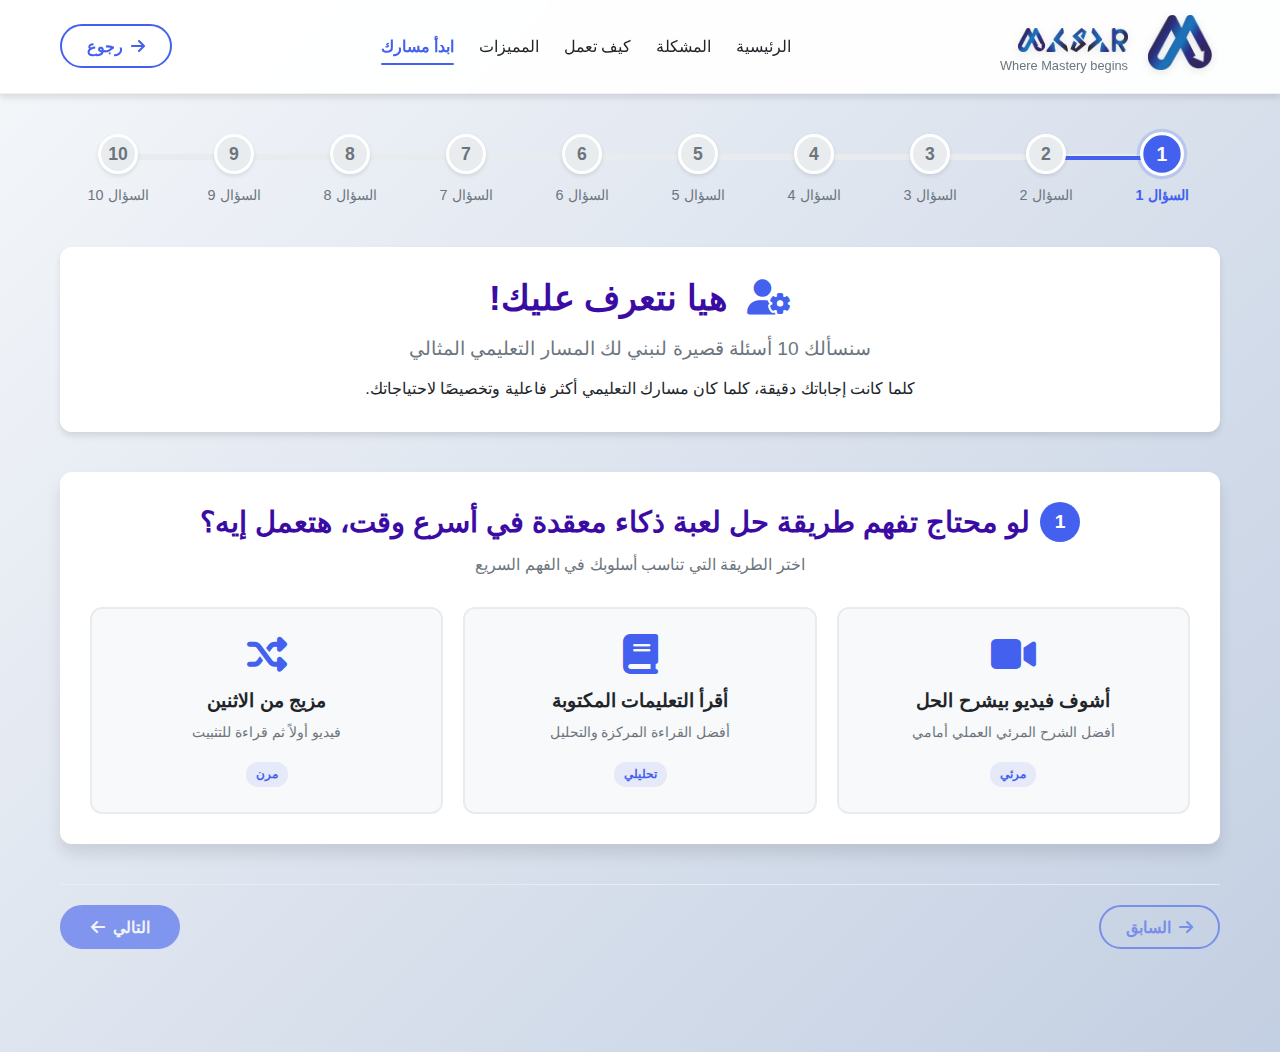
<file: onboarding.html>
<!DOCTYPE html>
<html lang="ar" dir="rtl">

<head>
    <meta charset="UTF-8">
    <meta name="viewport" content="width=device-width, initial-scale=1.0">
    <title>ابدأ مسارك التعليمي - MASAR</title>

    <!-- الروابط المشتركة -->
    <link rel="stylesheet" href="style.css">
    <link rel="stylesheet" href="https://cdnjs.cloudflare.com/ajax/libs/font-awesome/6.4.0/css/all.min.css">

    <!-- الروابط الخاصة بهذه الصفحة -->
    <link rel="stylesheet" href="css/onboarding.css">
</head>

<body>
    <!-- Header مشترك -->
    <header>
        <div class="container nav-container">
            <a href="index.html" class="logo">
                <div class="M-img-container">
                    <img src="Images/M.png" alt="MASAR Logo" class="M-img">
                </div>
                <div class="logo-text">
                    <img src="Images/image-removebg-preview.png" alt="MASAR Logo" class="logo-img">
                    <span class="logo-sub">Where Mastery begins</span>
                </div>
            </a>

            <nav>
                <ul>
                    <li><a href="index.html">الرئيسية</a></li>
                    <li><a href="index.html#problems">المشكلة</a></li>
                    <li><a href="index.html#how-it-works">كيف تعمل</a></li>
                    <li><a href="index.html#features">المميزات</a></li>
                    <li><a href="#" class="active">ابدأ مسارك</a></li>
                </ul>
            </nav>

            <div class="nav-actions">
                <button class="btn btn-outline" onclick="window.location.href='index.html'">
                    <i class="fas fa-arrow-right"></i> رجوع
                </button>
            </div>
        </div>
    </header>

    <!-- المحتوى الرئيسي -->
    <main class="onboarding-container">
        <div class="container">
            <!-- شريط التقدم -->
            <div class="progress-container">
                <!-- بدل من 5، ضع 10 خطوات -->
                <div class="progress-steps">
                    <div class="step active" data-step="1">
                        <div class="step-circle">1</div>
                        <span class="step-label">السؤال 1</span>
                    </div>
                    <div class="step" data-step="2">
                        <div class="step-circle">2</div>
                        <span class="step-label">السؤال 2</span>
                    </div>
                    <!-- أضف من 3 إلى 10 -->
                    <div class="step" data-step="3">
                        <div class="step-circle">3</div>
                        <span class="step-label">السؤال 3</span>
                    </div>
                    <div class="step" data-step="4">
                        <div class="step-circle">4</div>
                        <span class="step-label">السؤال 4</span>
                    </div>
                    <div class="step" data-step="5">
                        <div class="step-circle">5</div>
                        <span class="step-label">السؤال 5</span>
                    </div>
                    <div class="step" data-step="6">
                        <div class="step-circle">6</div>
                        <span class="step-label">السؤال 6</span>
                    </div>
                    <div class="step" data-step="7">
                        <div class="step-circle">7</div>
                        <span class="step-label">السؤال 7</span>
                    </div>
                    <div class="step" data-step="8">
                        <div class="step-circle">8</div>
                        <span class="step-label">السؤال 8</span>
                    </div>
                    <div class="step" data-step="9">
                        <div class="step-circle">9</div>
                        <span class="step-label">السؤال 9</span>
                    </div>
                    <div class="step" data-step="10">
                        <div class="step-circle">10</div>
                        <span class="step-label">السؤال 10</span>
                    </div>
                </div>
                <div class="progress-bar">
                    <div class="progress-fill" id="progressFill"></div>
                </div>
            </div>

            <!-- الأسئلة -->
            <div class="onboarding-content">
                <div class="welcome-section fade-in">
                    <h1><i class="fas fa-user-cog"></i> هيا نتعرف عليك!</h1>
                    <p class="subtitle">سنسألك 10 أسئلة قصيرة لنبني لك المسار التعليمي المثالي</p> <!-- غير 5 إلى 10 -->
                    <p class="description">كلما كانت إجاباتك دقيقة، كلما كان مسارك التعليمي أكثر فاعلية وتخصيصًا
                        لاحتياجاتك.</p>
                </div>

                <!-- نموذج الأسئلة -->
                <!-- بدل قسم الأسئلة القديم، ضع هذا -->

                <!-- نموذج الأسئلة المحدث -->
                <form id="onboardingForm" class="onboarding-form">
                    <!-- السؤال 1 -->
                    <div class="question-card active" id="question1">
                        <div class="question-header">
                            <h2><span class="question-number">1</span> لو محتاج تفهم طريقة حل لعبة ذكاء معقدة في أسرع
                                وقت، هتعمل إيه؟</h2>
                            <p class="question-hint">اختر الطريقة التي تناسب أسلوبك في الفهم السريع</p>
                        </div>

                        <div class="options-grid">
                            <label class="option-card">
                                <input type="radio" name="learningSpeed" value="video" required>
                                <div class="option-content">
                                    <i class="fas fa-video"></i>
                                    <h3>أشوف فيديو بيشرح الحل</h3>
                                    <p>أفضل الشرح المرئي العملي أمامي</p>
                                    <span class="tag">مرئي</span>
                                </div>
                            </label>

                            <label class="option-card">
                                <input type="radio" name="learningSpeed" value="reading">
                                <div class="option-content">
                                    <i class="fas fa-book"></i>
                                    <h3>أقرأ التعليمات المكتوبة</h3>
                                    <p>أفضل القراءة المركزة والتحليل</p>
                                    <span class="tag">تحليلي</span>
                                </div>
                            </label>

                            <label class="option-card">
                                <input type="radio" name="learningSpeed" value="mixed">
                                <div class="option-content">
                                    <i class="fas fa-random"></i>
                                    <h3>مزيج من الاثنين</h3>
                                    <p>فيديو أولاً ثم قراءة للتثبيت</p>
                                    <span class="tag">مرن</span>
                                </div>
                            </label>
                        </div>
                    </div>

                    <!-- السؤال 2 -->
                    <div class="question-card" id="question2">
                        <div class="question-header">
                            <h2><span class="question-number">2</span> لو موضوع محتاج ساعة شرح، تحب "مسار" ينظمهولك بأي
                                شكل؟</h2>
                            <p class="question-hint">كيف تفضل تنظيم المحتوى التعليمي الطويل؟</p>
                        </div>

                        <div class="options-grid">
                            <label class="option-card">
                                <input type="radio" name="contentOrganization" value="chunks" required>
                                <div class="option-content">
                                    <i class="fas fa-th"></i>
                                    <h3>مقاطع صغيرة</h3>
                                    <p>تقسيم الساعة لمقاطع صغيرة، كل مقطع لفكرة واحدة</p>
                                    <span class="tag">مجزأ</span>
                                </div>
                            </label>

                            <label class="option-card">
                                <input type="radio" name="contentOrganization" value="continuous">
                                <div class="option-content">
                                    <i class="fas fa-stream"></i>
                                    <h3>شرح طويل مترابط</h3>
                                    <p>مقاطع طويلة ومترابطة لأحافظ على التركيز</p>
                                    <span class="tag">متصل</span>
                                </div>
                            </label>
                        </div>
                    </div>

                    <!-- السؤال 3 -->
                    <div class="question-card" id="question3">
                        <div class="question-header">
                            <h2><span class="question-number">3</span> تحب "مسار" يبدأ معاك بأي أسلوب في الدروس؟</h2>
                            <p class="question-hint">الموازنة بين الجانب النظري والعملي</p>
                        </div>

                        <div class="options-grid">
                            <label class="option-card">
                                <input type="radio" name="theoryPractice" value="practiceFirst" required>
                                <div class="option-content">
                                    <i class="fas fa-code"></i>
                                    <h3>عملي أولاً</h3>
                                    <p>التطبيق أولاً لرؤية النتيجة، ثم شرح التفاصيل</p>
                                    <span class="tag">تجريبي</span>
                                </div>
                            </label>

                            <label class="option-card">
                                <input type="radio" name="theoryPractice" value="theoryFirst">
                                <div class="option-content">
                                    <i class="fas fa-graduation-cap"></i>
                                    <h3>نظري أولاً</h3>
                                    <p>شرح الفكرة ومنطقها أولاً، ثم التطبيق</p>
                                    <span class="tag">منهجي</span>
                                </div>
                            </label>
                        </div>
                    </div>

                    <!-- السؤال 4 -->
                    <div class="question-card" id="question4">
                        <div class="question-header">
                            <h2><span class="question-number">4</span> إمتى بيكون الوقت المثالي اللي بتقدر تنجز فيه أصعب
                                مهامك؟</h2>
                            <p class="question-hint">اختر الوقت الذي تكون فيه أكثر إنتاجية</p>
                        </div>

                        <div class="options-grid">
                            <label class="option-card">
                                <input type="radio" name="peakTime" value="morning" required>
                                <div class="option-content">
                                    <i class="fas fa-sun"></i>
                                    <h3>الصباح الباكر</h3>
                                    <p>في هدوء الصباح الباكر</p>
                                    <span class="tag">صباحي</span>
                                </div>
                            </label>

                            <label class="option-card">
                                <input type="radio" name="peakTime" value="evening">
                                <div class="option-content">
                                    <i class="fas fa-moon"></i>
                                    <h3>المساء المتأخر</h3>
                                    <p>في وقت متأخر من المساء أو السهرات</p>
                                    <span class="tag">مسائي</span>
                                </div>
                            </label>

                            <label class="option-card">
                                <input type="radio" name="peakTime" value="dawn">
                                <div class="option-content">
                                    <i class="fas fa-clock"></i>
                                    <h3>وقت الفجر</h3>
                                    <p>في وقت الفجر والناس نيام</p>
                                    <span class="tag">فجري</span>
                                </div>
                            </label>
                        </div>
                    </div>

                    <!-- السؤال 5 -->
                    <div class="question-card" id="question5">
                        <div class="question-header">
                            <h2><span class="question-number">5</span> إيه أقل مدة تقدر تخصصها "يومياً" للتعلم مهما كان
                                يومك مزدحماً؟</h2>
                            <p class="question-hint">الوقت اليومي المتاح للتعلم</p>
                        </div>

                        <div class="options-grid">
                            <label class="option-card">
                                <input type="radio" name="dailyTime" value="short" required>
                                <div class="option-content">
                                    <i class="fas fa-hourglass-start"></i>
                                    <h3>15-30 دقيقة</h3>
                                    <p>من 15 إلى 30 دقيقة يومياً</p>
                                    <span class="tag">مكثف</span>
                                </div>
                            </label>

                            <label class="option-card">
                                <input type="radio" name="dailyTime" value="medium">
                                <div class="option-content">
                                    <i class="fas fa-hourglass-half"></i>
                                    <h3>1-2 ساعة</h3>
                                    <p>من ساعة إلى ساعتين يومياً</p>
                                    <span class="tag">متوسط</span>
                                </div>
                            </label>

                            <label class="option-card">
                                <input type="radio" name="dailyTime" value="long">
                                <div class="option-content">
                                    <i class="fas fa-hourglass-end"></i>
                                    <h3>3+ ساعات</h3>
                                    <p>أكثر من 3 ساعات يومياً</p>
                                    <span class="tag">مكثف جداً</span>
                                </div>
                            </label>
                        </div>
                    </div>

                    <!-- السؤال 6 -->
                    <div class="question-card" id="question6">
                        <div class="question-header">
                            <h2><span class="question-number">6</span> لو الكود طلع "رسالة خطأ" وعطلت وأنت بتطبق، إيه
                                أكتر وسيلة مساعدة بتفضلها؟</h2>
                            <p class="question-hint">كيف تفضل التعامل مع الأخطاء؟</p>
                        </div>

                        <div class="options-grid">
                            <label class="option-card">
                                <input type="radio" name="errorHelp" value="hint" required>
                                <div class="option-content">
                                    <i class="fas fa-lightbulb"></i>
                                    <h3>تلميح بسيط</h3>
                                    <p>تلميح يخليني أفكر وأوصل للحل بنفسي</p>
                                    <span class="tag">مكتشف</span>
                                </div>
                            </label>

                            <label class="option-card">
                                <input type="radio" name="errorHelp" value="solution">
                                <div class="option-content">
                                    <i class="fas fa-check-circle"></i>
                                    <h3>الحل النهائي</h3>
                                    <p>رؤية الحل الصحيح فوراً للمقارنة</p>
                                    <span class="tag">واضح</span>
                                </div>
                            </label>
                        </div>
                    </div>

                    <!-- السؤال 7 -->
                    <div class="question-card" id="question7">
                        <div class="question-header">
                            <h2><span class="question-number">7</span> بعد ما تخلص مرحلة صعبة بنجاح، إيه أكتر حاجة
                                بتحفزك تكمل؟</h2>
                            <p class="question-hint">ما هو محفزك الرئيسي للاستمرار؟</p>
                        </div>

                        <div class="options-grid">
                            <label class="option-card">
                                <input type="radio" name="motivation" value="leaderboard" required>
                                <div class="option-content">
                                    <i class="fas fa-trophy"></i>
                                    <h3>قائمة المتصدرين</h3>
                                    <p>وجود اسمي في قائمة الأوائل</p>
                                    <span class="tag">تنافسي</span>
                                </div>
                            </label>

                            <label class="option-card">
                                <input type="radio" name="motivation" value="rewards">
                                <div class="option-content">
                                    <i class="fas fa-gift"></i>
                                    <h3>المكافآت والشهادات</h3>
                                    <p>تجميع نقاط تفتح مكافآت أو شهادات</p>
                                    <span class="tag">مكافآت</span>
                                </div>
                            </label>

                            <label class="option-card">
                                <input type="radio" name="motivation" value="progress">
                                <div class="option-content">
                                    <i class="fas fa-chart-line"></i>
                                    <h3>رؤية التقدم</h3>
                                    <p>شريط التقدم وهو بيزيد والكود شغال صح</p>
                                    <span class="tag">تقدمي</span>
                                </div>
                            </label>
                        </div>
                    </div>

                    <!-- السؤال 8 -->
                    <div class="question-card" id="question8">
                        <div class="question-header">
                            <h2><span class="question-number">8</span> إيه الجو اللي بيخلي إنتاجيتك في أعلى مستوياتها
                                وأنت بتذاكر؟</h2>
                            <p class="question-hint">بيئة التعلم المثالية بالنسبة لك</p>
                        </div>

                        <div class="options-grid">
                            <label class="option-card">
                                <input type="radio" name="studyEnvironment" value="alone" required>
                                <div class="option-content">
                                    <i class="fas fa-user"></i>
                                    <h3>الخلوة التامة</h3>
                                    <p>الهدوء في مكان معزول</p>
                                    <span class="tag">منعزل</span>
                                </div>
                            </label>

                            <label class="option-card">
                                <input type="radio" name="studyEnvironment" value="group">
                                <div class="option-content">
                                    <i class="fas fa-users"></i>
                                    <h3>مجموعة دراسية</h3>
                                    <p>وسط مجموعة تذاكر نفس الشيء</p>
                                    <span class="tag">مجتمعي</span>
                                </div>
                            </label>

                            <label class="option-card">
                                <input type="radio" name="studyEnvironment" value="community">
                                <div class="option-content">
                                    <i class="fas fa-comments"></i>
                                    <h3>مفرداً مع مجتمع</h3>
                                    <p>مذاكرة فردية مع مجتمع للسؤال وقت الحاجة</p>
                                    <span class="tag">مرن</span>
                                </div>
                            </label>
                        </div>
                    </div>

                    <!-- السؤال 9 -->
                    <div class="question-card" id="question9">
                        <div class="question-header">
                            <h2><span class="question-number">9</span> لو حسيت في أول أسبوع إن مستواك ثابت ومش فاهم
                                حاجة، هتعمل إيه؟</h2>
                            <p class="question-hint">رد فعلك تجاه صعوبات التعلم الأولية</p>
                        </div>

                        <div class="options-grid">
                            <label class="option-card">
                                <input type="radio" name="frustrationResponse" value="quit" required>
                                <div class="option-content">
                                    <i class="fas fa-search"></i>
                                    <h3>البحث عن بديل</h3>
                                    <p>أشعر أن المجال مش لي وأبحث عن حاجة تانية</p>
                                    <span class="tag">متغير</span>
                                </div>
                            </label>

                            <label class="option-card">
                                <input type="radio" name="frustrationResponse" value="discouraged">
                                <div class="option-content">
                                    <i class="fas fa-heart-broken"></i>
                                    <h3>الاستمرار بمحبط</h3>
                                    <p>أكمل محبطاً وأحتاج تشجيع مستمر</p>
                                    <span class="tag">محفز</span>
                                </div>
                            </label>

                            <label class="option-card">
                                <input type="radio" name="frustrationResponse" value="persistent">
                                <div class="option-content">
                                    <i class="fas fa-seedling"></i>
                                    <h3>الاستمرار ببرود</h3>
                                    <p>أكمل بثقة لأنها مرحلة تأسيس طبيعية</p>
                                    <span class="tag">صابر</span>
                                </div>
                            </label>
                        </div>
                    </div>

                    <!-- السؤال 10 -->
                    <div class="question-card" id="question10">
                        <div class="question-header">
                            <h2><span class="question-number">10</span> هل تحب الفهم بالتفصيل المفرط أم الملخص الوافي؟
                            </h2>
                            <p class="question-hint">تفضيلك لمستوى التفاصيل في الشرح</p>
                        </div>

                        <div class="options-grid">
                            <label class="option-card">
                                <input type="radio" name="detailLevel" value="detailed" required>
                                <div class="option-content">
                                    <i class="fas fa-microscope"></i>
                                    <h3>تفصيل مفرط</h3>
                                    <p>أحب الفهم بكل التفاصيل الدقيقة</p>
                                    <span class="tag">دقيق</span>
                                </div>
                            </label>

                            <label class="option-card">
                                <input type="radio" name="detailLevel" value="summary">
                                <div class="option-content">
                                    <i class="fas fa-clipboard-list"></i>
                                    <h3>ملخص وافي</h3>
                                    <p>أفضل الملخص الشامل دون تعقيد</p>
                                    <span class="tag">ملخص</span>
                                </div>
                            </label>
                        </div>
                    </div>

                    <!-- خريطة المسار (تبقى كما هي) -->
                    <div class="path-preview" id="pathPreview">
                        <div class="path-header">
                            <h2><i class="fas fa-road"></i> مسارك التعليمي المقترح</h2>
                            <p>بناءً على إجاباتك، إليك المسار الذي نوصي به:</p>
                        </div>
                        <!-- في قسم path-preview، عدل path-details ليكون: -->
                        <div class="path-details">
                            <!-- سيتم ملء هذا القسم تلقائياً بالJavaScript -->
                            <!-- سيظهر هنا الملخص التفصيلي لجميع الإجابات -->
                        </div>

                        <!-- أزوال path-actions تبقى كما هي -->
                        <div class="path-actions">
                            <button type="button" class="btn btn-outline" id="editPathBtn">
                                <i class="fas fa-edit"></i> تعديل الإجابات
                            </button>
                            <button type="button" class="btn btn-primary" id="startPathBtn">
                                <i class="fas fa-play"></i> ابدأ مساري التعليمي
                            </button>
                        </div>
                    </div>
                    <!-- أزرار التنقل -->
                    <div class="navigation-buttons">
                        <button type="button" class="btn btn-outline" id="prevBtn" disabled>
                            <i class="fas fa-arrow-right"></i> السابق
                        </button>
                        <button type="button" class="btn btn-primary" id="nextBtn">
                            التالي <i class="fas fa-arrow-left"></i>
                        </button>
                        <button type="submit" class="btn btn-success" id="submitBtn" style="display: none;">
                            <i class="fas fa-check"></i> أنشئ مساري
                        </button>
                    </div>
                </form>
            </div>
        </div>
    </main>

    <!-- Footer مشترك 
    <footer>
        <div class="container">
            <div class="footer-content">
                <div class="footer-section">
                    <div class="footer-logo">
                        <div class="M-img-container">
                            <img src="Images/M.png" alt="Masar-logo" class="M-img">
                        </div>
                        <span class="footer-logo-text">مسار</span>
                    </div>
                    <p>منصة التعليم الذكي التي تضعك على المسار الصحيح نحو إتقان أي مهارة تريدها.</p>
                </div>

                <div class="footer-section">
                    <h4>روابط سريعة</h4>
                    <ul>
                        <li><a href="index.html">الرئيسية</a></li>
                        <li><a href="index.html#problems">المشكلة</a></li>
                        <li><a href="index.html#how-it-works">كيف تعمل</a></li>
                        <li><a href="index.html#features">المميزات</a></li>
                    </ul>
                </div>

                <div class="footer-section">
                    <h4>تواصل معنا</h4>
                    <p><i class="fas fa-envelope"></i> support@masar.com</p>
                    <p dir="ltr"><i class="fas fa-phone"></i> +20 123 456 7890</p>
                </div>
            </div>

            <div class="copyright">
                <p>© 2024 MASAR. جميع الحقوق محفوظة. | Where Mastery begins</p>
            </div>
        </div>
    </footer>-->
     <script>
    // إعدادات أولية
        window.addEventListener('stateManagerReady', function(e) {
            if (e.detail.success) {
                console.log('✅ StateManager جاهز للاستخدام');
                // يمكنك تنفيذ كود يعتمد على StateManager هنا
            } else {
                console.warn('⚠️ StateManager غير جاهز، استخدام البيانات المحلية');
            }
        });
    </script>
    <!-- روابط JavaScript -->
    <script src="js/onboarding.js"></script>
   
     <script src="js/stateManager.js"></script>
</body>

</html>
</file>
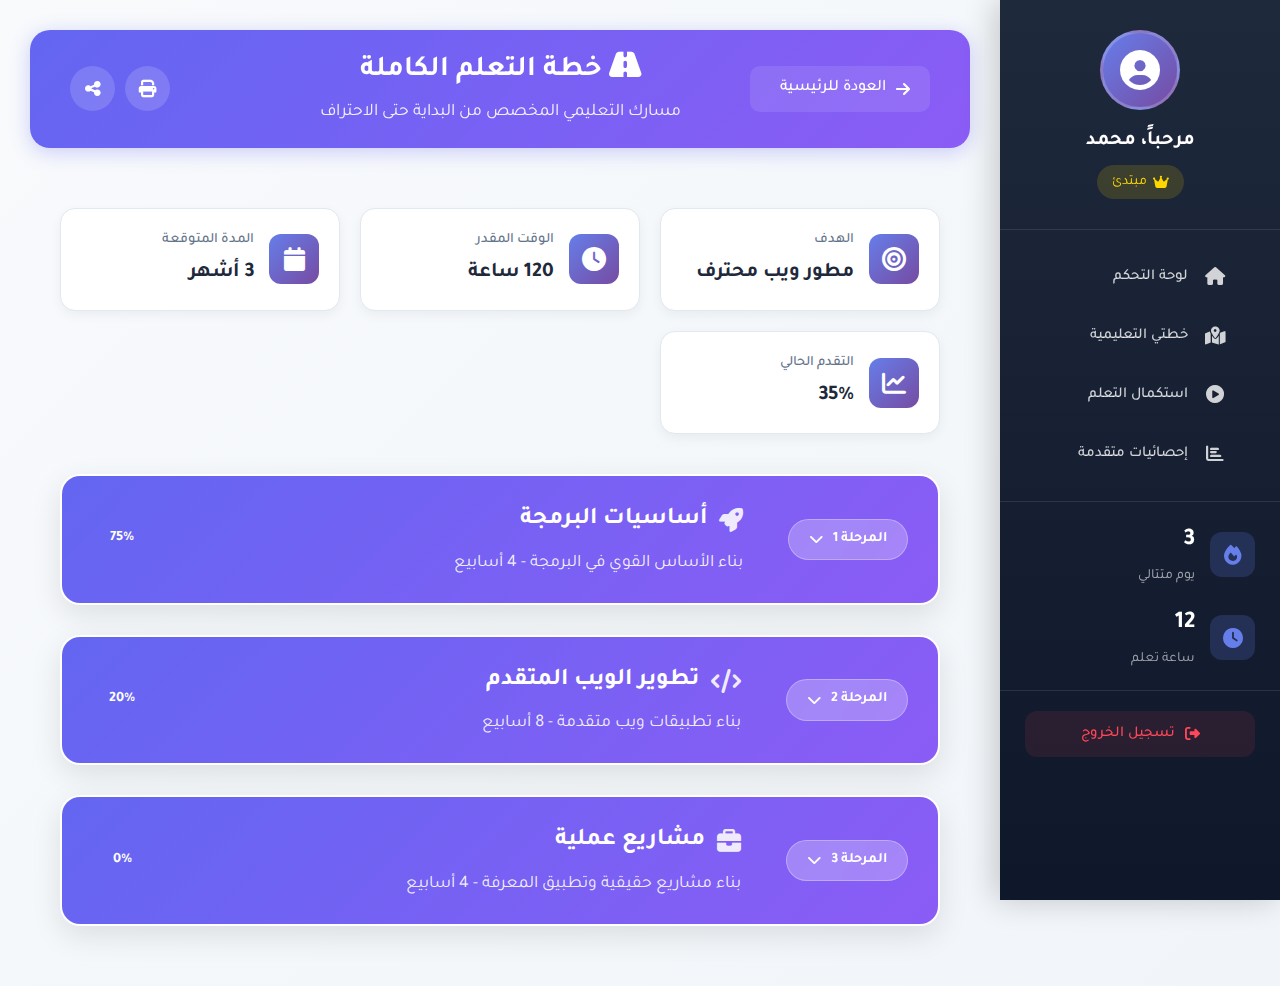
<file: roadmap.html>
<!DOCTYPE html>
<html dir="rtl" lang="ar">
<head>
    <meta charset="UTF-8">
    <meta name="viewport" content="width=device-width, initial-scale=1.0">
    <title>خطة التعلم الكاملة - مسار</title>
    <link rel="stylesheet" href="css/dashboard.css">
    <link rel="stylesheet" href="css/roadmap.css">
    <link rel="stylesheet" href="https://cdnjs.cloudflare.com/ajax/libs/font-awesome/6.4.0/css/all.min.css">
    <link href="https://fonts.googleapis.com/css2?family=Tajawal:wght@300;400;500;700;800&display=swap" rel="stylesheet">
</head>
<body>
    <!-- شريط التنقل الجانبي -->
    <nav class="sidebar">
        <div class="sidebar-header">
            <div class="user-profile">
                <div class="user-avatar-large">
                    <i class="fas fa-user-circle"></i>
                </div>
                <div class="user-info">
                    <h3 id="roadmapUserName">مرحباً، محمد</h3>
                    <p class="user-level">
                        <i class="fas fa-crown"></i>
                        مبتدئ
                    </p>
                </div>
            </div>
        </div>

        <ul class="sidebar-menu">
            <li>
                <a href="dashboard.html" class="menu-link">
                    <div class="menu-icon">
                        <i class="fas fa-home"></i>
                    </div>
                    <span class="menu-text">لوحة التحكم</span>
                </a>
            </li>
            <li class="active">
                <a href="roadmap.html" class="menu-link">
                    <div class="menu-icon">
                        <i class="fas fa-map-marked-alt"></i>
                    </div>
                    <span class="menu-text">خطتي التعليمية</span>
                </a>
            </li>
            <li>
                <a href="course-player.html" class="menu-link">
                    <div class="menu-icon">
                        <i class="fas fa-play-circle"></i>
                    </div>
                    <span class="menu-text">استكمال التعلم</span>
                </a>
            </li>
            <li>
                <a href="progress.html" class="menu-link">
                    <div class="menu-icon">
                        <i class="fas fa-chart-bar"></i>
                    </div>
                    <span class="menu-text">إحصائيات متقدمة</span>
                </a>
            </li>
        </ul>
        
        <div class="sidebar-stats">
            <div class="stat-item">
                <div class="stat-icon">
                    <i class="fas fa-fire"></i>
                </div>
                <div class="stat-info">
                    <h4 id="roadmapStreakDays">3</h4>
                    <p>يوم متتالي</p>
                </div>
            </div>
            <div class="stat-item">
                <div class="stat-icon">
                    <i class="fas fa-clock"></i>
                </div>
                <div class="stat-info">
                    <h4 id="roadmapTotalHours">12</h4>
                    <p>ساعة تعلم</p>
                </div>
            </div>
        </div>
        
        <div class="sidebar-footer">
            <button class="logout-btn" onclick="logout()">
                <i class="fas fa-sign-out-alt"></i>
                <span>تسجيل الخروج</span>
            </button>
        </div>
    </nav>

    <!-- زر القائمة للموبايل -->
    <button class="mobile-menu-toggle" id="mobileMenuToggle">
        <i class="fas fa-bars"></i>
    </button>

    <!-- المحتوى الرئيسي -->
    <main class="main-content">
        <!-- الهيدر -->
        <header class="main-header">
            <div class="header-content">
                <a href="dashboard.html" class="back-btn">
                    <i class="fas fa-arrow-right"></i>
                    <span>العودة للرئيسية</span>
                </a>
                <div class="course-title">
                    <h1><i class="fas fa-road"></i> خطة التعلم الكاملة</h1>
                    <p class="section-subtitle">مسارك التعليمي المخصص من البداية حتى الاحتراف</p>
                </div>
                <div class="header-actions">
                    <button class="btn-print" onclick="printRoadmap()">
                        <i class="fas fa-print"></i>
                    </button>
                    <button class="btn-share" onclick="shareRoadmap()">
                        <i class="fas fa-share-alt"></i>
                    </button>
                </div>
            </div>
        </header>

        <!-- إحصائيات سريعة -->
        <div class="roadmap-stats-overview">
            <div class="stat-overview">
                <i class="fas fa-bullseye"></i>
                <div>
                    <h4>الهدف</h4>
                    <p>مطور ويب محترف</p>
                </div>
            </div>
            <div class="stat-overview">
                <i class="fas fa-clock"></i>
                <div>
                    <h4>الوقت المقدر</h4>
                    <p>120 ساعة</p>
                </div>
            </div>
            <div class="stat-overview">
                <i class="fas fa-calendar"></i>
                <div>
                    <h4>المدة المتوقعة</h4>
                    <p>3 أشهر</p>
                </div>
            </div>
            <div class="stat-overview">
                <i class="fas fa-chart-line"></i>
                <div>
                    <h4>التقدم الحالي</h4>
                    <p>35%</p>
                </div>
            </div>
        </div>

        <!-- المراحل التعليمية -->
        <section class="roadmap-stages-section">
            <!-- المرحلة 1: أساسيات البرمجة -->
            <div class="roadmap-stage-card" id="stage-1">
                <div class="stage-header" onclick="toggleStage('stage-1')">
                    <div class="stage-badge">
                        <span>المرحلة 1</span>
                        <i class="fas fa-chevron-down"></i>
                    </div>
                    <div class="stage-title">
                        <h2><i class="fas fa-rocket"></i> أساسيات البرمجة</h2>
                        <p>بناء الأساس القوي في البرمجة - 4 أسابيع</p>
                    </div>
                    <div class="stage-progress-indicator">
                        <div class="progress-circle" data-progress="75">
                            <svg width="60" height="60">
                                <circle class="progress-bg" cx="30" cy="30" r="27"></circle>
                                <circle class="progress-bar" cx="30" cy="30" r="27"></circle>
                            </svg>
                            <span>75%</span>
                        </div>
                    </div>
                </div>

                <!-- الكورسات داخل المرحلة -->
                <div class="courses-container" id="courses-stage-1">
                    <!-- كورس 1: HTML & CSS -->
                    <div class="course-card" id="course-html-css">
                        <div class="course-header" onclick="toggleCourse('stage-1', 'html-css')">
                            <div class="course-icon">
                                <i class="fab fa-html5"></i>
                            </div>
                            <div class="course-info">
                                <h3>HTML & CSS للمبتدئين</h3>
                                <p>تعلم بناء وتصميم صفحات الويب - 100% مكتمل</p>
                            </div>
                            <div class="course-actions">
                                <button class="btn-start-course" onclick="startCourse('stage-1', 'html-css')">
                                    <i class="fas fa-play"></i>
                                    بدء الكورس
                                </button>
                                <i class="fas fa-chevron-down course-toggle"></i>
                            </div>
                        </div>

                        <!-- الدروس داخل الكورس -->
                        <div class="lessons-container" id="lessons-html-css">
                            <!-- درس 1 -->
                            <div class="lesson-item completed">
                                <div class="lesson-number">1</div>
                                <div class="lesson-content">
                                    <div class="lesson-header">
                                        <h4>مقدمة إلى HTML</h4>
                                        <span class="lesson-duration"><i class="fas fa-clock"></i> 30:15</span>
                                    </div>
                                    <p>تعلم أساسيات لغة HTML في 30 دقيقة</p>
                                    <div class="lesson-meta">
                                        <span class="lesson-status completed">مكتمل</span>
                                        <div class="lesson-actions">
                                            <button class="btn-review" onclick="openVideo('stage-1', 'html-css', 'html-basics')">
                                                <i class="fas fa-redo"></i>
                                                مراجعة
                                            </button>
                                            <button class="btn-notes">
                                                <i class="fas fa-sticky-note"></i>
                                                ملاحظات
                                            </button>
                                        </div>
                                    </div>
                                </div>
                            </div>

                            <!-- درس 2 -->
                            <div class="lesson-item completed">
                                <div class="lesson-number">2</div>
                                <div class="lesson-content">
                                    <div class="lesson-header">
                                        <h4>أساسيات CSS</h4>
                                        <span class="lesson-duration"><i class="fas fa-clock"></i> 45:30</span>
                                    </div>
                                    <p>تصميم صفحات الويب باستخدام CSS</p>
                                    <div class="lesson-meta">
                                        <span class="lesson-status completed">مكتمل</span>
                                        <div class="lesson-actions">
                                            <button class="btn-review" onclick="openVideo('stage-1', 'html-css', 'css-fundamentals')">
                                                <i class="fas fa-redo"></i>
                                                مراجعة
                                            </button>
                                            <button class="btn-notes">
                                                <i class="fas fa-sticky-note"></i>
                                                ملاحظات
                                            </button>
                                        </div>
                                    </div>
                                </div>
                            </div>

                            <!-- درس 3 -->
                            <div class="lesson-item completed">
                                <div class="lesson-number">3</div>
                                <div class="lesson-content">
                                    <div class="lesson-header">
                                        <h4>التصميم المتجاوب</h4>
                                        <span class="lesson-duration"><i class="fas fa-clock"></i> 42:30</span>
                                    </div>
                                    <p>جعل المواقع تعمل على جميع الأجهزة</p>
                                    <div class="lesson-meta">
                                        <span class="lesson-status completed">مكتمل</span>
                                        <div class="lesson-actions">
                                            <button class="btn-review" onclick="openVideo('stage-1', 'html-css', 'responsive-design')">
                                                <i class="fas fa-redo"></i>
                                                مراجعة
                                            </button>
                                            <button class="btn-notes">
                                                <i class="fas fa-sticky-note"></i>
                                                ملاحظات
                                            </button>
                                        </div>
                                    </div>
                                </div>
                            </div>
                        </div>
                    </div>

                    <!-- كورس 2: JavaScript الأساسي -->
                    <div class="course-card" id="course-javascript">
                        <div class="course-header" onclick="toggleCourse('stage-1', 'javascript')">
                            <div class="course-icon">
                                <i class="fab fa-js-square"></i>
                            </div>
                            <div class="course-info">
                                <h3>JavaScript الأساسي</h3>
                                <p>ابدأ رحلتك في برمجة JavaScript - 50% مكتمل</p>
                            </div>
                            <div class="course-actions">
                                <button class="btn-start-course" onclick="startCourse('stage-1', 'javascript')">
                                    <i class="fas fa-play"></i>
                                    استكمال الكورس
                                </button>
                                <i class="fas fa-chevron-down course-toggle"></i>
                            </div>
                        </div>

                        <!-- الدروس داخل الكورس -->
                        <div class="lessons-container" id="lessons-javascript">
                            <!-- درس 1 -->
                            <div class="lesson-item completed">
                                <div class="lesson-number">1</div>
                                <div class="lesson-content">
                                    <div class="lesson-header">
                                        <h4>مقدمة JavaScript</h4>
                                        <span class="lesson-duration"><i class="fas fa-clock"></i> 1:05:20</span>
                                    </div>
                                    <p>تعلم البرمجة بلغة JavaScript</p>
                                    <div class="lesson-meta">
                                        <span class="lesson-status completed">مكتمل</span>
                                        <div class="lesson-actions">
                                            <button class="btn-review" onclick="openVideo('stage-1', 'javascript', 'js-intro')">
                                                <i class="fas fa-redo"></i>
                                                مراجعة
                                            </button>
                                            <button class="btn-notes">
                                                <i class="fas fa-sticky-note"></i>
                                                ملاحظات
                                            </button>
                                        </div>
                                    </div>
                                </div>
                            </div>

                            <!-- درس 2 -->
                            <div class="lesson-item">
                                <div class="lesson-number">2</div>
                                <div class="lesson-content">
                                    <div class="lesson-header">
                                        <h4>الدوال في JavaScript</h4>
                                        <span class="lesson-duration"><i class="fas fa-clock"></i> 40:00</span>
                                    </div>
                                    <p>كيفية كتابة واستخدام الدوال</p>
                                    <div class="lesson-meta">
                                        <span class="lesson-status pending">قيد الانتظار</span>
                                        <div class="lesson-actions">
                                            <button class="btn-start" onclick="openVideo('stage-1', 'javascript', 'js-functions')">
                                                <i class="fas fa-play"></i>
                                                بدء الدرس
                                            </button>
                                        </div>
                                    </div>
                                </div>
                            </div>

                            <!-- درس 3 -->
                            <div class="lesson-item">
                                <div class="lesson-number">3</div>
                                <div class="lesson-content">
                                    <div class="lesson-header">
                                        <h4>المصفوفات في JavaScript</h4>
                                        <span class="lesson-duration"><i class="fas fa-clock"></i> 35:45</span>
                                    </div>
                                    <p>كيفية التعامل مع المصفوفات</p>
                                    <div class="lesson-meta">
                                        <span class="lesson-status pending">قيد الانتظار</span>
                                        <div class="lesson-actions">
                                            <button class="btn-start" onclick="openVideo('stage-1', 'javascript', 'js-arrays')">
                                                <i class="fas fa-play"></i>
                                                بدء الدرس
                                            </button>
                                        </div>
                                    </div>
                                </div>
                            </div>
                        </div>
                    </div>

                    <!-- كورس 3: Git & GitHub -->
                    <div class="course-card" id="course-git">
                        <div class="course-header" onclick="toggleCourse('stage-1', 'git')">
                            <div class="course-icon">
                                <i class="fab fa-git-alt"></i>
                            </div>
                            <div class="course-info">
                                <h3>Git & GitHub</h3>
                                <p>تعلم التحكم في الإصدارات والتعاون - 0% مكتمل</p>
                            </div>
                            <div class="course-actions">
                                <button class="btn-start-course" onclick="startCourse('stage-1', 'git')">
                                    <i class="fas fa-play"></i>
                                    بدء الكورس
                                </button>
                                <i class="fas fa-chevron-down course-toggle"></i>
                            </div>
                        </div>

                        <!-- الدروس داخل الكورس -->
                        <div class="lessons-container" id="lessons-git">
                            <!-- درس 1 -->
                            <div class="lesson-item">
                                <div class="lesson-number">1</div>
                                <div class="lesson-content">
                                    <div class="lesson-header">
                                        <h4>مقدمة إلى Git</h4>
                                        <span class="lesson-duration"><i class="fas fa-clock"></i> 1:20:00</span>
                                    </div>
                                    <p>أساسيات نظام التحكم في الإصدارات</p>
                                    <div class="lesson-meta">
                                        <span class="lesson-status pending">قيد الانتظار</span>
                                        <div class="lesson-actions">
                                            <button class="btn-start" onclick="openVideo('stage-1', 'git', 'git-basics')">
                                                <i class="fas fa-play"></i>
                                                بدء الدرس
                                            </button>
                                        </div>
                                    </div>
                                </div>
                            </div>
                        </div>
                    </div>
                </div>
            </div>

            <!-- المرحلة 2: تطوير الويب المتقدم -->
            <div class="roadmap-stage-card" id="stage-2">
                <div class="stage-header" onclick="toggleStage('stage-2')">
                    <div class="stage-badge">
                        <span>المرحلة 2</span>
                        <i class="fas fa-chevron-down"></i>
                    </div>
                    <div class="stage-title">
                        <h2><i class="fas fa-code"></i> تطوير الويب المتقدم</h2>
                        <p>بناء تطبيقات ويب متقدمة - 8 أسابيع</p>
                    </div>
                    <div class="stage-progress-indicator">
                        <div class="progress-circle" data-progress="20">
                            <svg width="60" height="60">
                                <circle class="progress-bg" cx="30" cy="30" r="27"></circle>
                                <circle class="progress-bar" cx="30" cy="30" r="27"></circle>
                            </svg>
                            <span>20%</span>
                        </div>
                    </div>
                </div>

                <!-- الكورسات داخل المرحلة -->
                <div class="courses-container" id="courses-stage-2">
                    <!-- كورس 1: React.js -->
                    <div class="course-card" id="course-react">
                        <div class="course-header" onclick="toggleCourse('stage-2', 'react')">
                            <div class="course-icon">
                                <i class="fab fa-react"></i>
                            </div>
                            <div class="course-info">
                                <h3>React.js للمبتدئين</h3>
                                <p>تعلم بناء واجهات مستخدم تفاعلية - 20% مكتمل</p>
                            </div>
                            <div class="course-actions">
                                <button class="btn-start-course" onclick="startCourse('stage-2', 'react')">
                                    <i class="fas fa-play"></i>
                                    استكمال الكورس
                                </button>
                                <i class="fas fa-chevron-down course-toggle"></i>
                            </div>
                        </div>

                        <!-- الدروس داخل الكورس -->
                        <div class="lessons-container" id="lessons-react">
                            <!-- درس 1 -->
                            <div class="lesson-item completed">
                                <div class="lesson-number">1</div>
                                <div class="lesson-content">
                                    <div class="lesson-header">
                                        <h4>مقدمة إلى React</h4>
                                        <span class="lesson-duration"><i class="fas fa-clock"></i> 55:00</span>
                                    </div>
                                    <p>تعلم أساسيات مكتبة React</p>
                                    <div class="lesson-meta">
                                        <span class="lesson-status completed">مكتمل</span>
                                        <div class="lesson-actions">
                                            <button class="btn-review" onclick="openVideo('stage-2', 'react', 'react-intro')">
                                                <i class="fas fa-redo"></i>
                                                مراجعة
                                            </button>
                                            <button class="btn-notes">
                                                <i class="fas fa-sticky-note"></i>
                                                ملاحظات
                                            </button>
                                        </div>
                                    </div>
                                </div>
                            </div>

                            <!-- درس 2 -->
                            <div class="lesson-item">
                                <div class="lesson-number">2</div>
                                <div class="lesson-content">
                                    <div class="lesson-header">
                                        <h4>مكونات React</h4>
                                        <span class="lesson-duration"><i class="fas fa-clock"></i> 48:30</span>
                                    </div>
                                    <p>كيفية إنشاء وإدارة المكونات</p>
                                    <div class="lesson-meta">
                                        <span class="lesson-status pending">قيد الانتظار</span>
                                        <div class="lesson-actions">
                                            <button class="btn-start" onclick="openVideo('stage-2', 'react', 'react-components')">
                                                <i class="fas fa-play"></i>
                                                بدء الدرس
                                            </button>
                                        </div>
                                    </div>
                                </div>
                            </div>
                        </div>
                    </div>

                    <!-- كورس 2: Node.js -->
                    <div class="course-card" id="course-nodejs">
                        <div class="course-header" onclick="toggleCourse('stage-2', 'nodejs')">
                            <div class="course-icon">
                                <i class="fab fa-node-js"></i>
                            </div>
                            <div class="course-info">
                                <h3>Node.js الأساسي</h3>
                                <p>بناء تطبيقات خادم باستخدام JavaScript - 0% مكتمل</p>
                            </div>
                            <div class="course-actions">
                                <button class="btn-start-course" onclick="startCourse('stage-2', 'nodejs')">
                                    <i class="fas fa-play"></i>
                                    بدء الكورس
                                </button>
                                <i class="fas fa-chevron-down course-toggle"></i>
                            </div>
                        </div>

                        <!-- الدروس داخل الكورس -->
                        <div class="lessons-container" id="lessons-nodejs">
                            <!-- درس 1 -->
                            <div class="lesson-item">
                                <div class="lesson-number">1</div>
                                <div class="lesson-content">
                                    <div class="lesson-header">
                                        <h4>مقدمة إلى Node.js</h4>
                                        <span class="lesson-duration"><i class="fas fa-clock"></i> 50:30</span>
                                    </div>
                                    <p>تعلم برمجة الخادم باستخدام JavaScript</p>
                                    <div class="lesson-meta">
                                        <span class="lesson-status pending">قيد الانتظار</span>
                                        <div class="lesson-actions">
                                            <button class="btn-start" onclick="openVideo('stage-2', 'nodejs', 'nodejs-intro')">
                                                <i class="fas fa-play"></i>
                                                بدء الدرس
                                            </button>
                                        </div>
                                    </div>
                                </div>
                            </div>
                        </div>
                    </div>
                </div>
            </div>

            <!-- المرحلة 3: مشاريع عملية -->
            <div class="roadmap-stage-card" id="stage-3">
                <div class="stage-header" onclick="toggleStage('stage-3')">
                    <div class="stage-badge">
                        <span>المرحلة 3</span>
                        <i class="fas fa-chevron-down"></i>
                    </div>
                    <div class="stage-title">
                        <h2><i class="fas fa-briefcase"></i> مشاريع عملية</h2>
                        <p>بناء مشاريع حقيقية وتطبيق المعرفة - 4 أسابيع</p>
                    </div>
                    <div class="stage-progress-indicator">
                        <div class="progress-circle" data-progress="0">
                            <svg width="60" height="60">
                                <circle class="progress-bg" cx="30" cy="30" r="27"></circle>
                                <circle class="progress-bar" cx="30" cy="30" r="27"></circle>
                            </svg>
                            <span>0%</span>
                        </div>
                    </div>
                </div>

                <!-- الكورسات داخل المرحلة -->
                <div class="courses-container" id="courses-stage-3">
                    <!-- مشروع 1: Portfolio -->
                    <div class="course-card" id="course-portfolio">
                        <div class="course-header" onclick="toggleCourse('stage-3', 'portfolio')">
                            <div class="course-icon">
                                <i class="fas fa-briefcase"></i>
                            </div>
                            <div class="course-info">
                                <h3>مشروع Portfolio</h3>
                                <p>بناء موقع شخصي احترافي - 0% مكتمل</p>
                            </div>
                            <div class="course-actions">
                                <button class="btn-start-course" onclick="startCourse('stage-3', 'portfolio')">
                                    <i class="fas fa-play"></i>
                                    بدء المشروع
                                </button>
                                <i class="fas fa-chevron-down course-toggle"></i>
                            </div>
                        </div>

                        <!-- الدروس داخل المشروع -->
                        <div class="lessons-container" id="lessons-portfolio">
                            <!-- درس 1 -->
                            <div class="lesson-item">
                                <div class="lesson-number">1</div>
                                <div class="lesson-content">
                                    <div class="lesson-header">
                                        <h4>تخطيط المشروع</h4>
                                        <span class="lesson-duration"><i class="fas fa-clock"></i> 35:20</span>
                                    </div>
                                    <p>تخطيط وتصميم الموقع الشخصي</p>
                                    <div class="lesson-meta">
                                        <span class="lesson-status pending">قيد الانتظار</span>
                                        <div class="lesson-actions">
                                            <button class="btn-start" onclick="openVideo('stage-3', 'portfolio', 'portfolio-planning')">
                                                <i class="fas fa-play"></i>
                                                بدء الدرس
                                            </button>
                                        </div>
                                    </div>
                                </div>
                            </div>
                        </div>
                    </div>
                </div>
            </div>
        </section>
    </main>

    <script src="js/roadmap.js"></script>
</body>
</html>
</file>
<file: style.css>
/* ============================================
   ملف الأنماط العامة المشتركة بين جميع صفحات MASAR
   ============================================ */

/* ---------- المتغيرات (Variables) ---------- */
:root {
    /* الألوان الأساسية */
    --primary: #4361ee;       /* أزرق أساسي */
    --secondary: #3a0ca3;     /* أزرق غامق */
    --accent: #f72585;        /* وردي للتأكيد */
    --light: #f8f9fa;         /* خلفيات فاتحة */
    --dark: #212529;          /* نصوص داكنة */
    --gray: #6c757d;          /* نصوص رمادية */
    --light-gray: #e9ecef;    /* حدود وخطوط */
    
    /* ألوان الحالة */
    --success: #4cc9f0;       /* نجاح */
    --warning: #f8961e;       /* تحذير */
    --danger: #e63946;        /* خطأ/خطر */
    
    /* الظلال */
    --shadow-sm: 0 2px 4px rgba(0, 0, 0, 0.1);
    --shadow-md: 0 4px 6px rgba(0, 0, 0, 0.1);
    --shadow-lg: 0 10px 15px rgba(0, 0, 0, 0.1);
    --shadow-primary: 0 5px 15px rgba(67, 97, 238, 0.2);
    
    /* الزوايا المستديرة */
    --radius-sm: 4px;
    --radius-md: 8px;
    --radius-lg: 12px;
    --radius-xl: 20px;
    --radius-full: 30px;
}

/* ---------- Reset وتنسيقات عامة ---------- */
* {
    margin: 0;
    padding: 0;
    box-sizing: border-box;
    font-family: 'Segoe UI', 'Cairo', Tahoma, Geneva, Verdana, sans-serif;
}

html {
    scroll-behavior: smooth;
}

body {
    background: linear-gradient(135deg, #f5f7fa 0%, #c3cfe2 100%);
    color: var(--dark);
    line-height: 1.6;
    min-height: 100vh;
    direction: rtl;
    text-align: right;
}

a {
    text-decoration: none;
    color: inherit;
}

ul, ol {
    list-style: none;
}

img {
    max-width: 100%;
    height: auto;
}

/* ---------- Container ---------- */
.container {
    max-width: 1200px;
    margin: 0 auto;
    padding: 0 20px;
}

.container-fluid {
    width: 100%;
    padding: 0 20px;
}

/* ---------- Header والتنقل ---------- */
header {
    padding: 15px 0;
    background: rgba(255, 255, 255, 0.95);
    backdrop-filter: blur(10px);
    box-shadow: var(--shadow-md);
    position: sticky;
    top: 0;
    z-index: 1000;
    border-bottom: 1px solid rgba(0, 0, 0, 0.05);
}

.nav-container {
    display: flex;
    justify-content: space-between;
    align-items: center;
    gap: 20px;
}

/* ---------- Logo ---------- */
.logo {
    display: flex;
    align-items: center;
    gap: 12px;
    text-decoration: none;
    transition: transform 0.3s ease;
}

.logo:hover {
    transform: translateY(-2px);
}

.logo-img {
    height: 40px;
    width: 110px;
    object-fit: contain;
    filter: drop-shadow(var(--shadow-sm));
    transition: transform 0.3s ease;
    box-sizing: border-box;
}

.M-img {
    height: 55px;
    width: 80px;
    object-fit: contain;
    filter: drop-shadow(var(--shadow-sm));
    transition: transform 0.3s ease;
    box-sizing: border-box;
}

.logo-text {
    display: flex;
    flex-direction: column;
    align-items: flex-start;
    justify-content: center;
}

.logo-name {
    font-size: 1.8rem;
    font-weight: 700;
    color: var(--secondary);
    line-height: 1;
    margin-bottom: 2px;
}

.logo-sub {
    font-size: 0.8rem;
    font-weight: 400;
    color: var(--gray);
    line-height: 1;
}

/* ---------- التنقل (Navigation) ---------- */
nav ul {
    display: flex;
    gap: 25px;
    align-items: center;
}

nav a {
    font-weight: 500;
    color: var(--dark);
    transition: color 0.3s, transform 0.2s;
    position: relative;
    padding: 5px 0;
}

nav a:hover {
    color: var(--primary);
    transform: translateY(-1px);
}

nav a.active {
    color: var(--primary);
    font-weight: 600;
}

nav a.active::after {
    content: '';
    position: absolute;
    bottom: -5px;
    right: 0;
    width: 100%;
    height: 2px;
    background: var(--primary);
    border-radius: 2px;
}

/* ---------- الأزرار (Buttons) ---------- */
.btn {
    padding: 10px 25px;
    border-radius: var(--radius-full);
    font-weight: 600;
    cursor: pointer;
    transition: all 0.3s ease;
    border: none;
    font-size: 1rem;
    display: inline-flex;
    align-items: center;
    justify-content: center;
    gap: 8px;
    min-height: 44px;
    user-select: none;
}

.btn-sm {
    padding: 8px 16px;
    font-size: 0.9rem;
    min-height: 36px;
}

.btn-lg {
    padding: 14px 32px;
    font-size: 1.1rem;
    min-height: 52px;
}

.btn-primary {
    background: var(--primary);
    color: white;
    border: 2px solid var(--primary);
}

.btn-primary:hover {
    background: var(--secondary);
    border-color: var(--secondary);
    transform: translateY(-3px);
    box-shadow: var(--shadow-primary);
}

.btn-outline {
    background: transparent;
    border: 2px solid var(--primary);
    color: var(--primary);
}

.btn-outline:hover {
    background: var(--primary);
    color: white;
    transform: translateY(-3px);
}

.btn-success {
    background: var(--success);
    color: white;
    border: 2px solid var(--success);
}

.btn-warning {
    background: var(--warning);
    color: white;
    border: 2px solid var(--warning);
}

.btn-danger {
    background: var(--danger);
    color: white;
    border: 2px solid var(--danger);
}

.btn:disabled {
    opacity: 0.6;
    cursor: not-allowed;
    transform: none !important;
}

/* ---------- الفوتر (Footer) ---------- */
footer {
    background: var(--dark);
    color: white;
    padding: 50px 0 20px;
    margin-top: auto;
}

.footer-content {
    display: flex;
    justify-content: space-between;
    flex-wrap: wrap;
    gap: 40px;
    margin-bottom: 40px;
}

.footer-section {
    flex: 1;
    min-width: 250px;
}

.footer-logo {
    display: flex;
    align-items: center;
    gap: 12px;
    font-size: 1.5rem;
    font-weight: 700;
    color: white;
    margin-bottom: 20px;
}

.footer-logo .M-img {
    height: 35px;
    width: auto;
    /*filter: brightness(0) invert(1);*/
    opacity: 0.9;
}

.footer-logo-text {
    font-size: 1.5rem;
    font-weight: 600;
}
/*---------------------------------------------------------------------------------------------------------------*/
/* إضافة في قسم الـ Footer في style.css */

.footer-logo .M-img-container {
    display: inline-flex;
    align-items: center;
    justify-content: center;
    padding: 8px;
    background: rgb(255, 253, 253);
    border-radius: 10px;
    box-shadow: 0 4px 6px rgba(0, 0, 0, 0.1);
    border: 1px solid rgba(255, 255, 255, 0.2);
    transition: all 0.3s ease;
}

.footer-logo .M-img-container:hover {
    background: rgb(255, 255, 255);
    box-shadow: 0 6px 12px rgba(0, 0, 0, 0.15);
    transform: translateY(-3px);
}
/*---------------------------------------------------------------------------------------------------------------*/

.footer-section h4 {
    font-size: 1.2rem;
    margin-bottom: 20px;
    color: white;
    position: relative;
    padding-bottom: 10px;
}

.footer-section h4::after {
    content: '';
    position: absolute;
    bottom: 0;
    right: 0;
    width: 40px;
    height: 2px;
    background: var(--primary);
}

.footer-section ul li {
    margin-bottom: 10px;
}

.footer-section ul li a {
    color: rgba(255, 255, 255, 0.8);
    transition: color 0.3s, padding-right 0.3s;
}

.footer-section ul li a:hover {
    color: white;
    padding-right: 5px;
}

.copyright {
    text-align: center;
    padding-top: 20px;
    border-top: 1px solid rgba(255, 255, 255, 0.1);
    opacity: 0.7;
    font-size: 0.9rem;
}

/* ---------- تنسيقات النصوص العامة ---------- */
h1, h2, h3, h4, h5, h6 {
    font-weight: 700;
    line-height: 1.2;
    margin-bottom: 1rem;
}

h1 { font-size: 2.5rem; }
h2 { font-size: 2rem; }
h3 { font-size: 1.75rem; }
h4 { font-size: 1.5rem; }
h5 { font-size: 1.25rem; }
h6 { font-size: 1rem; }

p {
    margin-bottom: 1rem;
}

.text-center { text-align: center; }
.text-right { text-align: right; }
.text-left { text-align: left; }

/* ---------- الكروت (Cards) ---------- */
.card {
    background: white;
    border-radius: var(--radius-lg);
    padding: 25px;
    box-shadow: var(--shadow-md);
    transition: transform 0.3s, box-shadow 0.3s;
    border: 1px solid rgba(0, 0, 0, 0.05);
}

.card:hover {
    transform: translateY(-5px);
    box-shadow: var(--shadow-lg);
}

.card-title {
    font-size: 1.25rem;
    font-weight: 600;
    margin-bottom: 15px;
    color: var(--secondary);
}

/* ---------- الأشكال (Forms) ---------- */
.form-group {
    margin-bottom: 20px;
}

.form-label {
    display: block;
    margin-bottom: 8px;
    font-weight: 500;
    color: var(--dark);
}

.form-control {
    width: 100%;
    padding: 12px 15px;
    border: 1px solid var(--light-gray);
    border-radius: var(--radius-md);
    font-size: 1rem;
    transition: border-color 0.3s, box-shadow 0.3s;
    background: white;
}

.form-control:focus {
    outline: none;
    border-color: var(--primary);
    box-shadow: 0 0 0 3px rgba(67, 97, 238, 0.1);
}

.form-control::placeholder {
    color: var(--gray);
    opacity: 0.7;
}

/* ---------- Responsive ---------- */
@media (max-width: 992px) {
    .nav-container {
        flex-wrap: wrap;
    }
    
    nav ul {
        order: 3;
        width: 100%;
        justify-content: center;
        margin-top: 15px;
        gap: 15px;
    }
    
    .footer-content {
        flex-direction: column;
        gap: 30px;
    }
}

@media (max-width: 768px) {
    h1 { font-size: 2rem; }
    h2 { font-size: 1.75rem; }
    h3 { font-size: 1.5rem; }
    
    .container {
        padding: 0 15px;
    }
    
    .btn {
        padding: 8px 20px;
        font-size: 0.9rem;
        min-height: 40px;
    }
    
    .logo-name {
        font-size: 1.5rem;
    }
    
    .logo-img {
        height: 35px;
        width: 90px;
    }
    
    .M-img {
        height: 45px;
        width: 65px;
    }
}

@media (max-width: 576px) {
    header {
        padding: 10px 0;
    }
    
    nav ul {
        flex-wrap: wrap;
        justify-content: center;
        gap: 10px;
    }
    
    .btn {
        width: 100%;
        justify-content: center;
    }
    
    .hero-btns {
        flex-direction: column;
        gap: 10px;
    }
}

/* ---------- Utility Classes ---------- */
.mt-1 { margin-top: 0.5rem; }
.mt-2 { margin-top: 1rem; }
.mt-3 { margin-top: 1.5rem; }
.mt-4 { margin-top: 2rem; }

.mb-1 { margin-bottom: 0.5rem; }
.mb-2 { margin-bottom: 1rem; }
.mb-3 { margin-bottom: 1.5rem; }
.mb-4 { margin-bottom: 2rem; }

.p-1 { padding: 0.5rem; }
.p-2 { padding: 1rem; }
.p-3 { padding: 1.5rem; }
.p-4 { padding: 2rem; }

.d-flex { display: flex; }
.flex-column { flex-direction: column; }
.align-items-center { align-items: center; }
.justify-content-center { justify-content: center; }
.justify-content-between { justify-content: space-between; }

.w-100 { width: 100%; }
.h-100 { height: 100%; }

.text-primary { color: var(--primary); }
.text-secondary { color: var(--secondary); }
.text-success { color: var(--success); }
.text-warning { color: var(--warning); }
.text-danger { color: var(--danger); }
.text-muted { color: var(--gray); }

.bg-light { background-color: var(--light); }
.bg-white { background-color: white; }

.rounded { border-radius: var(--radius-md); }
.rounded-lg { border-radius: var(--radius-lg); }
.rounded-full { border-radius: var(--radius-full); }

.shadow-sm { box-shadow: var(--shadow-sm); }
.shadow-md { box-shadow: var(--shadow-md); }
.shadow-lg { box-shadow: var(--shadow-lg); }

/* ---------- Animations ---------- */
@keyframes fadeIn {
    from { opacity: 0; transform: translateY(10px); }
    to { opacity: 1; transform: translateY(0); }
}

@keyframes slideInRight {
    from { opacity: 0; transform: translateX(20px); }
    to { opacity: 1; transform: translateX(0); }
}

@keyframes pulse {
    0% { transform: scale(1); }
    50% { transform: scale(1.05); }
    100% { transform: scale(1); }
}

.fade-in {
    animation: fadeIn 0.5s ease-out;
}

.slide-in {
    animation: slideInRight 0.5s ease-out;
}

.pulse {
    animation: pulse 2s infinite;
}

/* ---------- Loading Spinner ---------- */
.spinner {
    width: 40px;
    height: 40px;
    border: 3px solid var(--light-gray);
    border-top-color: var(--primary);
    border-radius: 50%;
    animation: spin 1s linear infinite;
    margin: 0 auto;
}

@keyframes spin {
    to { transform: rotate(360deg); }
}
</file>
<file: css/onboarding.css>
/* ============================================
   أنماط صفحة Onboarding (التسجيل/التفهم)
   ============================================ */
/* أضف هذا في قسم خيارات الأسئلة (~السطر 120): */
.tag {
    display: inline-block;
    background: rgba(67, 97, 238, 0.1);
    color: var(--primary);
    padding: 3px 10px;
    border-radius: 12px;
    font-size: 0.75rem;
    font-weight: 600;
    margin-top: 8px;
    letter-spacing: 0.5px;
}
/* ---------- التخطيط العام ---------- */
.onboarding-container {
    padding: 40px 0 80px;
    min-height: calc(100vh - 200px);
}

/* ---------- شريط التقدم ---------- */
.progress-container {
    margin-bottom: 40px;
    position: relative;
}

.progress-steps {
    display: flex;
    justify-content: space-between;
    position: relative;
    z-index: 2;
    margin-bottom: 15px;
}

.step {
    display: flex;
    flex-direction: column;
    align-items: center;
    flex: 1;
    position: relative;
}

.step-circle {
    width: 40px;
    height: 40px;
    border-radius: 50%;
    background: var(--light-gray);
    color: var(--gray);
    display: flex;
    align-items: center;
    justify-content: center;
    font-weight: 600;
    font-size: 1.1rem;
    border: 3px solid white;
    box-shadow: var(--shadow-sm);
    transition: all 0.3s ease;
    z-index: 2;
}

.step.active .step-circle {
    background: var(--primary);
    color: white;
    transform: scale(1.1);
    box-shadow: 0 0 0 3px rgba(67, 97, 238, 0.2);
}

.step.completed .step-circle {
    background: var(--success);
    color: white;
}

.step-label {
    margin-top: 10px;
    font-size: 0.9rem;
    color: var(--gray);
    text-align: center;
    transition: color 0.3s;
}

.step.active .step-label {
    color: var(--primary);
    font-weight: 600;
}

.progress-bar {
    height: 6px;
    background: var(--light-gray);
    border-radius: 3px;
    position: absolute;
    top: 20px;
    right: 20%;
    left: 20%;
    z-index: 1;
}

.progress-fill {
    height: 100%;
    background: var(--primary);
    border-radius: 3px;
    width: 20%;
    transition: width 0.5s ease;
}

/* ---------- قسم الترحيب ---------- */
.welcome-section {
    text-align: center;
    margin-bottom: 40px;
    padding: 30px;
    background: white;
    border-radius: var(--radius-lg);
    box-shadow: var(--shadow-md);
}

.welcome-section h1 {
    color: var(--secondary);
    margin-bottom: 15px;
    font-size: 2.2rem;
}

.welcome-section h1 i {
    color: var(--primary);
    margin-left: 10px;
}

.welcome-section .subtitle {
    font-size: 1.2rem;
    color: var(--gray);
    margin-bottom: 10px;
}

.welcome-section .description {
    color: var(--dark);
    max-width: 600px;
    margin: 0 auto;
    line-height: 1.7;
}

/* ---------- الأسئلة ---------- */
.onboarding-form {
    position: relative;
    min-height: 500px;
}

.question-card {
    background: white;
    border-radius: var(--radius-lg);
    padding: 30px;
    box-shadow: var(--shadow-lg);
    margin-bottom: 30px;
    display: none;
    animation: fadeIn 0.5s ease-out;
}

.question-card.active {
    display: block;
}

.question-header {
    margin-bottom: 30px;
    text-align: center;
}

.question-header h2 {
    color: var(--secondary);
    font-size: 1.8rem;
    margin-bottom: 10px;
    display: flex;
    align-items: center;
    justify-content: center;
    gap: 10px;
}

.question-number {
    background: var(--primary);
    color: white;
    width: 40px;
    height: 40px;
    border-radius: 50%;
    display: inline-flex;
    align-items: center;
    justify-content: center;
    font-size: 1.2rem;
    font-weight: 600;
}

.question-hint {
    color: var(--gray);
    font-size: 1rem;
}

/* ---------- خيارات الأسئلة ---------- */
.options-grid {
    display: grid;
    grid-template-columns: repeat(auto-fit, minmax(250px, 1fr));
    gap: 20px;
    margin-top: 20px;
}

.option-card {
    display: block;
    cursor: pointer;
    transition: all 0.3s ease;
}

.option-card input[type="radio"] {
    display: none;
}

.option-content {
    background: var(--light);
    border: 2px solid var(--light-gray);
    border-radius: var(--radius-lg);
    padding: 25px 20px;
    text-align: center;
    height: 100%;
    transition: all 0.3s ease;
    position: relative;
    overflow: hidden;
}

.option-card input[type="radio"]:checked + .option-content {
    background: rgba(67, 97, 238, 0.05);
    border-color: var(--primary);
    transform: translateY(-5px);
    box-shadow: var(--shadow-primary);
}

.option-card input[type="radio"]:checked + .option-content::after {
    content: '✓';
    position: absolute;
    top: 10px;
    left: 10px;
    background: var(--primary);
    color: white;
    width: 25px;
    height: 25px;
    border-radius: 50%;
    display: flex;
    align-items: center;
    justify-content: center;
    font-weight: bold;
}

.option-content:hover {
    border-color: var(--primary);
    transform: translateY(-3px);
    box-shadow: var(--shadow-md);
}

.option-content i {
    font-size: 2.5rem;
    color: var(--primary);
    margin-bottom: 15px;
    display: block;
}

.option-content h3 {
    font-size: 1.2rem;
    color: var(--dark);
    margin-bottom: 10px;
    font-weight: 600;
}

.option-content p {
    color: var(--gray);
    font-size: 0.9rem;
    margin-bottom: 10px;
    line-height: 1.5;
}

.level-tag,
.time-tag {
    display: inline-block;
    background: rgba(67, 97, 238, 0.1);
    color: var(--primary);
    padding: 4px 10px;
    border-radius: 20px;
    font-size: 0.8rem;
    font-weight: 500;
    margin-top: 5px;
}

/* ---------- معاينة المسار ---------- */
.path-preview {
    background: white;
    border-radius: var(--radius-lg);
    padding: 30px;
    box-shadow: var(--shadow-lg);
    margin-bottom: 30px;
    display: none;
    animation: slideInRight 0.5s ease-out;
}

.path-header {
    text-align: center;
    margin-bottom: 30px;
}

.path-header h2 {
    color: var(--secondary);
    font-size: 1.8rem;
    margin-bottom: 10px;
    display: flex;
    align-items: center;
    justify-content: center;
    gap: 10px;
}

.path-details {
    display: grid;
    grid-template-columns: 1fr 2fr;
    gap: 30px;
    margin-bottom: 30px;
}

@media (max-width: 768px) {
    .path-details {
        grid-template-columns: 1fr;
    }
}

.path-summary {
    background: var(--light);
    border-radius: var(--radius-lg);
    padding: 20px;
}

.summary-item {
    display: flex;
    align-items: center;
    gap: 15px;
    margin-bottom: 20px;
    padding-bottom: 20px;
    border-bottom: 1px solid rgba(0, 0, 0, 0.05);
}

.summary-item:last-child {
    margin-bottom: 0;
    padding-bottom: 0;
    border-bottom: none;
}

.summary-item i {
    font-size: 1.5rem;
    color: var(--primary);
    width: 40px;
    height: 40px;
    background: rgba(67, 97, 238, 0.1);
    border-radius: 50%;
    display: flex;
    align-items: center;
    justify-content: center;
}

.summary-item h4 {
    font-size: 0.9rem;
    color: var(--gray);
    margin-bottom: 5px;
    font-weight: 500;
}

.summary-item p {
    font-size: 1rem;
    color: var(--dark);
    font-weight: 600;
}

/* ---------- الجدول الزمني للمسار ---------- */
.path-timeline {
    background: white;
    border-radius: var(--radius-lg);
    padding: 20px;
    border: 1px solid var(--light-gray);
}

.path-timeline h3 {
    color: var(--secondary);
    margin-bottom: 20px;
    padding-bottom: 10px;
    border-bottom: 2px solid var(--light);
}

.timeline-steps {
    position: relative;
    padding-right: 20px;
}

.timeline-steps::before {
    content: '';
    position: absolute;
    right: 0;
    top: 0;
    bottom: 0;
    width: 2px;
    background: var(--primary);
}

.timeline-step {
    position: relative;
    margin-bottom: 25px;
    padding-bottom: 25px;
    border-bottom: 1px dashed var(--light-gray);
}

.timeline-step:last-child {
    margin-bottom: 0;
    padding-bottom: 0;
    border-bottom: none;
}

.timeline-marker {
    position: absolute;
    right: -25px;
    top: 0;
    width: 12px;
    height: 12px;
    border-radius: 50%;
    background: var(--primary);
    border: 3px solid white;
    box-shadow: 0 0 0 3px rgba(67, 97, 238, 0.2);
}

.timeline-content {
    padding-right: 30px;
}

.timeline-content h4 {
    color: var(--dark);
    font-size: 1.1rem;
    margin-bottom: 5px;
    font-weight: 600;
}

.timeline-content p {
    color: var(--gray);
    font-size: 0.9rem;
    margin-bottom: 5px;
}

.timeline-duration {
    display: inline-block;
    background: rgba(67, 97, 238, 0.1);
    color: var(--primary);
    padding: 3px 8px;
    border-radius: 15px;
    font-size: 0.8rem;
    font-weight: 500;
}

/* ---------- أزرار المسار ---------- */
.path-actions {
    display: flex;
    justify-content: center;
    gap: 20px;
    margin-top: 30px;
}

/* ---------- أزرار التنقل ---------- */
.navigation-buttons {
    display: flex;
    justify-content: space-between;
    align-items: center;
    margin-top: 40px;
    padding-top: 20px;
    border-top: 1px solid var(--light-gray);
}

.navigation-buttons .btn {
    min-width: 120px;
}

/* ---------- Responsive ---------- */
@media (max-width: 768px) {
    .progress-steps {
        flex-direction: column;
        gap: 20px;
        align-items: flex-start;
    }
    
    .progress-bar {
        display: none;
    }
    
    .step {
        flex-direction: row;
        gap: 15px;
        width: 100%;
    }
    
    .step-label {
        margin-top: 0;
    }
    
    .options-grid {
        grid-template-columns: 1fr;
    }
    
    .navigation-buttons {
        flex-direction: column;
        gap: 15px;
    }
    
    .navigation-buttons .btn {
        width: 100%;
    }
}

/* ---------- Animations ---------- */
@keyframes fadeIn {
    from {
        opacity: 0;
        transform: translateY(20px);
    }
    to {
        opacity: 1;
        transform: translateY(0);
    }
}

@keyframes slideInRight {
    from {
        opacity: 0;
        transform: translateX(-30px);
    }
    to {
        opacity: 1;
        transform: translateX(0);
    }
}

.fade-in {
    animation: fadeIn 0.8s ease-out;
}


.option-content {
    position: relative;
}

/* تعديل شريط التقدم لعشرة أسئلة */

/* ========== أنماط إضافية للنسخة الجديدة ========== */

/* الملخص التفصيلي */
.detailed-summary {
    background: white;
    border-radius: var(--radius-lg);
    padding: 25px;
    border: 1px solid var(--light-gray);
    margin-bottom: 20px;
    box-shadow: var(--shadow-md);
}

.detailed-summary h3 {
    color: var(--secondary);
    margin-bottom: 20px;
    padding-bottom: 10px;
    border-bottom: 2px solid var(--light);
    display: flex;
    align-items: center;
    gap: 10px;
}

.summary-grid {
    display: grid;
    grid-template-columns: repeat(auto-fit, minmax(300px, 1fr));
    gap: 15px;
}

.summary-item.detailed {
    display: flex;
    align-items: flex-start;
    gap: 15px;
    padding: 15px;
    background: var(--light);
    border-radius: var(--radius-md);
    border-left: 4px solid var(--primary);
    transition: all 0.3s ease;
}

.summary-item.detailed:hover {
    background: rgba(67, 97, 238, 0.05);
    transform: translateX(-5px);
    box-shadow: var(--shadow-sm);
}

.summary-item.detailed i {
    font-size: 1.2rem;
    color: var(--primary);
    width: 35px;
    height: 35px;
    background: rgba(67, 97, 238, 0.1);
    border-radius: 50%;
    display: flex;
    align-items: center;
    justify-content: center;
    flex-shrink: 0;
    margin-top: 3px;
}

.summary-item.detailed h4 {
    font-size: 0.9rem;
    color: var(--gray);
    margin-bottom: 5px;
    font-weight: 500;
}

.summary-item.detailed p {
    font-size: 1rem;
    color: var(--dark);
    font-weight: 600;
    line-height: 1.4;
}

/* شخصية المتعلم */
.learner-profile {
    background: linear-gradient(135deg, #f0f4ff 0%, #e6f0ff 100%);
    border-radius: var(--radius-lg);
    padding: 25px;
    border: 1px solid rgba(67, 97, 238, 0.2);
    margin-top: 20px;
}

.learner-profile h3 {
    color: var(--secondary);
    margin-bottom: 20px;
    display: flex;
    align-items: center;
    gap: 10px;
}

.profile-details {
    display: grid;
    grid-template-columns: 1fr 1fr;
    gap: 20px;
}

@media (max-width: 768px) {
    .profile-details {
        grid-template-columns: 1fr;
    }
}

.profile-strengths,
.profile-recommendations {
    background: white;
    border-radius: var(--radius-md);
    padding: 20px;
    box-shadow: var(--shadow-sm);
}

.profile-strengths h4,
.profile-recommendations h4 {
    color: var(--primary);
    margin-bottom: 15px;
    display: flex;
    align-items: center;
    gap: 10px;
}

.profile-strengths ul,
.profile-recommendations ul {
    list-style: none;
}

.profile-strengths li,
.profile-recommendations li {
    padding: 8px 0;
    border-bottom: 1px dashed var(--light-gray);
    color: var(--dark);
    position: relative;
    padding-right: 25px;
}

.profile-strengths li:before,
.profile-recommendations li:before {
    content: '✓';
    position: absolute;
    right: 0;
    color: var(--success);
    font-weight: bold;
}

.profile-strengths li:last-child,
.profile-recommendations li:last-child {
    border-bottom: none;
}

/* تعديلات شريط التقدم لعشرة أسئلة */
/* تعديل لـ 10 خطوات */
.progress-bar {
    right: calc(50px + 2%);
    left: calc(50px + 2%);
}

.step {
    position: relative;
    flex: 1;
    min-width: 60px;
}

@media (max-width: 768px) {
    .progress-steps {
        overflow-x: auto;
        padding-bottom: 10px;
    }
    
    .step {
        min-width: 50px;
    }
    
    .step-label {
        font-size: 0.8rem;
    }
}

.step:not(:last-child)::after {
    content: '';
    position: absolute;
    top: 20px;
    right: 50%;
    width: 100%;
    height: 2px;
    background: var(--light-gray);
    z-index: 1;
}

.step.completed:not(:last-child)::after {
    background: var(--success);
}

/* Responsive للملخص */
@media (max-width: 768px) {
    .summary-grid {
        grid-template-columns: 1fr;
    }
    
    .detailed-summary {
        padding: 15px;
    }
    
    .summary-item.detailed {
        padding: 12px;
    }
}
</file>
<file: css/roadmap.css>
/* ===== ROADMAP CSS - نسخة محسنة ومتخصصة ===== */

/* إعادة تعيين الأسس */
* {
    margin: 0;
    padding: 0;
    box-sizing: border-box;
}

body {
    font-family: 'Tajawal', sans-serif;
    background: linear-gradient(135deg, #f8fafc 0%, #f1f5f9 100%);
    color: #1e293b;
    line-height: 1.6;
    direction: rtl;
    min-height: 100vh;
}

/* ===== SIDEBAR - تصميم متوافق مع dashboard ===== */
.sidebar {
    width: 280px;
    background: linear-gradient(180deg, #1e293b 0%, #0f172a 100%);
    color: white;
    padding: 30px 0;
    height: 100vh;
    position: fixed;
    right: 0;
    top: 0;
    overflow-y: auto;
    box-shadow: -5px 0 30px rgba(0, 0, 0, 0.2);
    z-index: 1000;
    transition: transform 0.3s ease;
}

.sidebar.collapsed {
    transform: translateX(280px);
}

.sidebar-header, .sidebar-menu, .sidebar-stats, .sidebar-footer {
    padding: 0 25px;
}

.user-profile {
    display: flex;
    flex-direction: column;
    align-items: center;
    text-align: center;
    margin-bottom: 30px;
}

.user-avatar-large {
    width: 80px;
    height: 80px;
    background: linear-gradient(135deg, #667eea 0%, #764ba2 100%);
    border-radius: 50%;
    display: flex;
    align-items: center;
    justify-content: center;
    margin-bottom: 15px;
    border: 3px solid rgba(255, 255, 255, 0.2);
    cursor: pointer;
    transition: all 0.3s ease;
}

.user-avatar-large:hover {
    transform: scale(1.05);
    border-color: rgba(255, 255, 255, 0.4);
    box-shadow: 0 0 20px rgba(102, 126, 234, 0.4);
}

.user-avatar-large i {
    font-size: 40px;
    color: white;
}

.user-info h3 {
    margin: 0;
    font-size: 20px;
    font-weight: 600;
    color: white;
}

.user-level {
    background: rgba(255, 215, 0, 0.15);
    color: #ffd700;
    padding: 6px 15px;
    border-radius: 20px;
    font-size: 14px;
    margin-top: 8px;
    display: inline-flex;
    align-items: center;
    gap: 6px;
}

/* شارة التخصص */
.user-specialization {
    margin-top: 10px;
    padding: 6px 12px;
    background: linear-gradient(135deg, #8b5cf6 0%, #ec4899 100%);
    color: white;
    border-radius: 20px;
    font-size: 12px;
    font-weight: 600;
    display: inline-flex;
    align-items: center;
    gap: 5px;
    animation: pulse 2s infinite;
}

@keyframes pulse {
    0% { transform: scale(1); }
    50% { transform: scale(1.05); }
    100% { transform: scale(1); }
}

/* القائمة الجانبية */
.sidebar-menu {
    list-style: none;
    margin: 20px 0;
}

.sidebar-menu li {
    margin: 5px 0;
}

.menu-link {
    display: flex;
    align-items: center;
    padding: 15px 25px;
    color: rgba(255, 255, 255, 0.8);
    text-decoration: none;
    transition: all 0.3s ease;
    border-right: 3px solid transparent;
    border-radius: 10px;
}

.menu-link:hover {
    background: rgba(255, 255, 255, 0.05);
    color: white;
    border-right-color: #667eea;
}

.menu-link.active {
    background: rgba(102, 126, 234, 0.15);
    color: white;
    border-right-color: #667eea;
}

.menu-icon {
    width: 24px;
    height: 24px;
    display: flex;
    align-items: center;
    justify-content: center;
    margin-left: 15px;
}

.menu-icon i {
    font-size: 18px;
}

.menu-text {
    flex: 1;
    font-size: 15px;
    font-weight: 500;
}

.menu-badge {
    background: #667eea;
    color: white;
    font-size: 12px;
    padding: 3px 10px;
    border-radius: 10px;
    font-weight: 600;
}

/* إحصائيات الـ Sidebar */
.sidebar-stats {
    padding: 20px 25px;
    border-top: 1px solid rgba(255, 255, 255, 0.1);
    border-bottom: 1px solid rgba(255, 255, 255, 0.1);
    margin: 20px 0;
}

.stat-item {
    display: flex;
    align-items: center;
    margin-bottom: 18px;
}

.stat-item:last-child {
    margin-bottom: 0;
}

.stat-icon {
    width: 45px;
    height: 45px;
    background: rgba(102, 126, 234, 0.2);
    border-radius: 12px;
    display: flex;
    align-items: center;
    justify-content: center;
    margin-left: 15px;
}

.stat-icon i {
    color: #667eea;
    font-size: 20px;
}

.stat-info h4 {
    margin: 0;
    font-size: 24px;
    font-weight: 700;
    color: white;
}

.stat-info p {
    margin: 4px 0 0;
    font-size: 14px;
    color: rgba(255, 255, 255, 0.6);
}

/* زر تسجيل الخروج */
.logout-btn {
    width: 100%;
    background: rgba(255, 71, 87, 0.1);
    border: 1px solid rgba(255, 71, 87, 0.3);
    color: #ff4757;
    padding: 14px;
    border-radius: 12px;
    display: flex;
    align-items: center;
    justify-content: center;
    gap: 10px;
    cursor: pointer;
    transition: all 0.3s ease;
    font-size: 15px;
    font-weight: 500;
    font-family: 'Tajawal', sans-serif;
    border: none;
}

.logout-btn:hover {
    background: rgba(255, 71, 87, 0.2);
    transform: translateY(-2px);
}

/* زر القائمة للموبايل */
.mobile-menu-toggle {
    display: none;
    position: fixed;
    top: 20px;
    left: 20px;
    z-index: 1100;
    background: #667eea;
    color: white;
    border: none;
    width: 50px;
    height: 50px;
    border-radius: 50%;
    font-size: 20px;
    cursor: pointer;
    box-shadow: 0 4px 15px rgba(102, 126, 234, 0.4);
    transition: all 0.3s ease;
}

.mobile-menu-toggle:hover {
    background: #5a67d8;
    transform: scale(1.1);
}

/* ===== MAIN CONTENT ===== */
.main-content {
    margin-right: 280px;
    min-height: 100vh;
    transition: margin-right 0.3s ease;
}

/* ===== ROADMAP HEADER ===== */
.main-header {
    background: linear-gradient(135deg, #6366f1 0%, #8b5cf6 100%);
    color: white;
    padding: 20px 40px;
    box-shadow: 0 4px 20px rgba(99, 102, 241, 0.3);
    position: sticky;
    top: 0;
    z-index: 100;
}

.header-content {
    display: flex;
    justify-content: space-between;
    align-items: center;
    gap: 30px;
}

.back-btn {
    display: flex;
    align-items: center;
    gap: 10px;
    color: white;
    text-decoration: none;
    font-size: 1rem;
    font-weight: 500;
    padding: 10px 20px;
    border-radius: 10px;
    background: rgba(255, 255, 255, 0.1);
    transition: all 0.3s ease;
    min-width: 180px;
    border: none;
    cursor: pointer;
    font-family: 'Tajawal', sans-serif;
}

.back-btn:hover {
    background: rgba(255, 255, 255, 0.2);
    transform: translateX(5px);
}

.course-title {
    flex: 1;
    text-align: center;
}

.course-title h1 {
    font-size: 1.8rem;
    font-weight: 700;
    margin-bottom: 10px;
    line-height: 1.3;
    color: white;
}

.course-title .section-subtitle {
    font-size: 1.1rem;
    color: rgba(255, 255, 255, 0.9);
    margin: 0;
}

.header-actions {
    display: flex;
    gap: 10px;
    min-width: 180px;
    justify-content: flex-end;
}

.btn-print, .btn-share {
    background: rgba(255, 255, 255, 0.15);
    border: 1px solid rgba(255, 255, 255, 0.3);
    color: white;
    width: 45px;
    height: 45px;
    border-radius: 50%;
    display: flex;
    align-items: center;
    justify-content: center;
    cursor: pointer;
    transition: all 0.3s ease;
    font-size: 1.1rem;
    border: none;
}

.btn-print:hover, .btn-share:hover {
    background: rgba(255, 255, 255, 0.25);
    transform: scale(1.1);
}

/* ===== رسالة ترحيبية مخصصة ===== */
.personalized-greeting {
    text-align: center;
    padding: 15px;
    margin: 20px 40px;
    background: linear-gradient(135deg, #f0f9ff 0%, #e0f2fe 100%);
    border-radius: 15px;
    border: 2px solid #bae6fd;
    color: #0369a1;
    font-weight: 500;
    box-shadow: 0 4px 12px rgba(3, 105, 161, 0.1);
}

.personalized-greeting i {
    color: #0ea5e9;
    margin: 0 8px;
}

/* ===== ROADMAP STATS OVERVIEW ===== */
.roadmap-stats-overview {
    display: grid;
    grid-template-columns: repeat(auto-fit, minmax(220px, 1fr));
    gap: 20px;
    padding: 30px;
    padding-bottom: 10px;
}

.stat-overview {
    display: flex;
    align-items: center;
    gap: 15px;
    padding: 20px;
    background: white;
    border-radius: 15px;
    box-shadow: 0 4px 12px rgba(0, 0, 0, 0.05);
    border: 1px solid #e2e8f0;
    transition: all 0.3s ease;
}

.stat-overview:hover {
    transform: translateY(-3px);
    box-shadow: 0 8px 20px rgba(0, 0, 0, 0.1);
    border-color: #c7d2fe;
}

.stat-overview i {
    width: 50px;
    height: 50px;
    background: linear-gradient(135deg, #667eea 0%, #764ba2 100%);
    border-radius: 12px;
    display: flex;
    align-items: center;
    justify-content: center;
    color: white;
    font-size: 1.5rem;
    flex-shrink: 0;
}

.stat-overview div {
    flex: 1;
}

.stat-overview h4 {
    margin: 0;
    font-size: 0.9rem;
    color: #64748b;
    font-weight: 500;
    margin-bottom: 5px;
}

.stat-overview p {
    margin: 0;
    font-size: 1.3rem;
    color: #1e293b;
    font-weight: 700;
}

/* ===== ROADMAP STAGES SECTION ===== */
.roadmap-stages-section {
    padding: 30px;
    display: flex;
    flex-direction: column;
    gap: 30px;
}

/* Roadmap Stage Card */
.roadmap-stage-card {
    background: white;
    border-radius: 20px;
    overflow: hidden;
    box-shadow: 0 10px 30px rgba(0, 0, 0, 0.1);
    border: 2px solid transparent;
    transition: all 0.3s ease;
}

.roadmap-stage-card:hover {
    box-shadow: 0 15px 40px rgba(0, 0, 0, 0.15);
    border-color: #c7d2fe;
    transform: translateY(-5px);
}

.roadmap-stage-card.active {
    border-color: #6366f1;
    box-shadow: 0 15px 40px rgba(99, 102, 241, 0.15);
}

.stage-header {
    background: linear-gradient(135deg, #6366f1 0%, #8b5cf6 100%);
    color: white;
    padding: 25px 30px;
    display: flex;
    align-items: center;
    justify-content: space-between;
    cursor: pointer;
    transition: all 0.3s ease;
    position: relative;
    overflow: hidden;
}

.stage-header:hover {
    background: linear-gradient(135deg, #4f46e5 0%, #7c3aed 100%);
}

.stage-header::before {
    content: '';
    position: absolute;
    top: 0;
    right: 0;
    width: 100%;
    height: 100%;
    background: linear-gradient(90deg, transparent, rgba(255,255,255,0.1), transparent);
    transform: translateX(-100%);
    transition: transform 0.6s ease;
}

.stage-header:hover::before {
    transform: translateX(100%);
}

.stage-badge {
    display: flex;
    align-items: center;
    gap: 10px;
    background: rgba(255, 255, 255, 0.25);
    backdrop-filter: blur(10px);
    padding: 8px 20px;
    border-radius: 50px;
    font-weight: 600;
    font-size: 0.9rem;
    transition: all 0.3s ease;
    border: 1px solid rgba(255, 255, 255, 0.3);
}

.stage-badge i {
    transition: transform 0.3s ease;
}

.stage-title {
    flex: 1;
    margin: 0 30px;
}

.stage-title h2 {
    margin: 0 0 10px;
    color: white;
    display: flex;
    align-items: center;
    gap: 12px;
    font-size: 1.5rem;
}

.stage-title h2 i {
    color: rgba(255, 255, 255, 0.9);
}

.stage-title p {
    margin: 0;
    color: rgba(255, 255, 255, 0.9);
    font-size: 1.1rem;
}

.stage-progress-indicator {
    flex-shrink: 0;
}

/* Progress Circle */
.progress-circle {
    position: relative;
    width: 60px;
    height: 60px;
}

.progress-circle svg {
    transform: rotate(-90deg);
}

.progress-bg {
    fill: none;
    stroke: rgba(255, 255, 255, 0.3);
    stroke-width: 4;
}

.progress-bar {
    fill: none;
    stroke: white;
    stroke-width: 4;
    stroke-linecap: round;
    stroke-dasharray: 169.56;
    stroke-dashoffset: calc(169.56 - (169.56 * var(--progress)) / 100);
    transition: stroke-dashoffset 0.5s ease;
}

.progress-circle span {
    position: absolute;
    top: 50%;
    right: 50%;
    transform: translate(50%, -50%);
    font-weight: bold;
    font-size: 0.9rem;
    color: white;
}

/* Courses Container */
.courses-container {
    padding: 0;
    max-height: 0;
    overflow: hidden;
    transition: max-height 0.5s ease, padding 0.3s ease;
}

.courses-container.show {
    padding: 25px;
    max-height: 5000px;
}

/* Course Card */
.course-card {
    background: #f8fafc;
    border-radius: 15px;
    margin-bottom: 15px;
    overflow: hidden;
    border: 1px solid #e2e8f0;
    transition: all 0.3s ease;
}

.course-card:last-child {
    margin-bottom: 0;
}

.course-card:hover {
    border-color: #c7d2fe;
    box-shadow: 0 5px 20px rgba(0, 0, 0, 0.08);
}

.course-header {
    padding: 20px;
    display: flex;
    align-items: center;
    background: white;
    cursor: pointer;
    transition: all 0.3s ease;
}

.course-header:hover {
    background: #f8fafc;
}

.course-icon {
    font-size: 32px;
    color: #667eea;
    min-width: 50px;
    margin-left: 15px;
    display: flex;
    align-items: center;
    justify-content: center;
}

.course-info {
    flex: 1;
}

.course-info h3 {
    margin: 0 0 8px;
    color: #1e293b;
    font-size: 1.25rem;
}

.course-info p {
    margin: 0;
    color: #64748b;
    font-size: 0.95rem;
}

.course-actions {
    display: flex;
    align-items: center;
    gap: 15px;
}

.btn-start-course {
    background: linear-gradient(135deg, #10b981 0%, #34d399 100%);
    color: white;
    border: none;
    padding: 10px 20px;
    border-radius: 10px;
    font-weight: 600;
    display: flex;
    align-items: center;
    gap: 8px;
    cursor: pointer;
    transition: all 0.3s ease;
    font-family: 'Tajawal', sans-serif;
    font-size: 0.95rem;
}

.btn-start-course:hover {
    transform: translateY(-2px);
    box-shadow: 0 4px 15px rgba(16, 185, 129, 0.3);
}

.course-toggle {
    color: #94a3b8;
    transition: transform 0.3s ease;
    margin-right: 10px;
    font-size: 1.2rem;
}

/* Lessons Container */
.lessons-container {
    background: white;
    padding: 0;
    max-height: 0;
    overflow: hidden;
    border-top: 1px solid #e2e8f0;
    transition: max-height 0.5s ease, padding 0.3s ease;
}

.lessons-container.show {
    padding: 20px;
    max-height: 3000px;
}

/* Lesson Item */
.lesson-item {
    background: white;
    border-radius: 12px;
    padding: 15px;
    margin-bottom: 10px;
    display: flex;
    gap: 15px;
    border: 1px solid #e2e8f0;
    border-right: 4px solid #e2e8f0;
    transition: all 0.3s ease;
}

.lesson-item:last-child {
    margin-bottom: 0;
}

.lesson-item.completed {
    border-color: #10b981;
    border-right-color: #10b981;
    background: linear-gradient(135deg, #f0fdf4 0%, #dcfce7 100%);
}

.lesson-item:hover {
    background: white;
    border-color: #6366f1;
    border-right-color: #6366f1;
    transform: translateX(-5px);
    box-shadow: 0 4px 12px rgba(99, 102, 241, 0.1);
}

.lesson-number {
    background: #667eea;
    color: white;
    width: 30px;
    height: 30px;
    border-radius: 50%;
    display: flex;
    align-items: center;
    justify-content: center;
    font-weight: bold;
    flex-shrink: 0;
    font-size: 0.9rem;
}

.lesson-item.completed .lesson-number {
    background: #10b981;
}

.lesson-content {
    flex: 1;
}

.lesson-header {
    display: flex;
    justify-content: space-between;
    align-items: flex-start;
    margin-bottom: 8px;
}

.lesson-header h4 {
    margin: 0;
    color: #1e293b;
    font-size: 1rem;
    line-height: 1.4;
}

.lesson-duration {
    color: #64748b;
    font-size: 0.9rem;
    display: flex;
    align-items: center;
    gap: 5px;
}

.lesson-content p {
    margin: 0 0 12px;
    color: #64748b;
    font-size: 0.9rem;
    line-height: 1.5;
}

.lesson-meta {
    display: flex;
    justify-content: space-between;
    align-items: center;
}

.lesson-status {
    padding: 5px 12px;
    border-radius: 20px;
    font-size: 0.8rem;
    font-weight: 600;
}

.lesson-status.completed {
    background: #d1fae5;
    color: #065f46;
}

.lesson-status.pending {
    background: #fef3c7;
    color: #92400e;
}

.lesson-actions {
    display: flex;
    gap: 8px;
}

.btn-review, .btn-notes, .btn-start {
    padding: 6px 12px;
    border-radius: 8px;
    border: none;
    font-size: 0.8rem;
    font-weight: 600;
    display: flex;
    align-items: center;
    gap: 5px;
    cursor: pointer;
    transition: all 0.3s ease;
    font-family: 'Tajawal', sans-serif;
}

.btn-review {
    background: #dbeafe;
    color: #1e40af;
}

.btn-review:hover {
    background: #bfdbfe;
    transform: translateY(-2px);
}

.btn-notes {
    background: #f3e8ff;
    color: #7c3aed;
}

.btn-notes:hover {
    background: #e9d5ff;
    transform: translateY(-2px);
}

.btn-start {
    background: linear-gradient(135deg, #6366f1 0%, #8b5cf6 100%);
    color: white;
}

.btn-start:hover {
    background: linear-gradient(135deg, #4f46e5 0%, #7c3aed 100%);
    transform: translateY(-2px);
}

/* ===== ANIMATIONS ===== */
@keyframes slideDown {
    from {
        opacity: 0;
        transform: translateY(-10px);
    }
    to {
        opacity: 1;
        transform: translateY(0);
    }
}

.roadmap-stage-card {
    animation: slideDown 0.5s ease-out;
}

.roadmap-stage-card:nth-child(2) {
    animation-delay: 0.1s;
}

.roadmap-stage-card:nth-child(3) {
    animation-delay: 0.2s;
}

@keyframes glow {
    0% { box-shadow: 0 0 5px rgba(99, 102, 241, 0.5); }
    50% { box-shadow: 0 0 20px rgba(99, 102, 241, 0.8); }
    100% { box-shadow: 0 0 5px rgba(99, 102, 241, 0.5); }
}

.roadmap-stage-card.active .stage-header {
    animation: glow 2s infinite;
}

/* ===== RESPONSIVE DESIGN ===== */
@media (max-width: 1200px) {
    .main-content {
        margin-right: 0;
    }
    
    .sidebar {
        transform: translateX(100%);
    }
    
    .sidebar.open {
        transform: translateX(0);
    }
    
    .mobile-menu-toggle {
        display: flex;
        align-items: center;
        justify-content: center;
    }
    
    .header-content {
        flex-direction: column;
        gap: 20px;
        text-align: center;
    }
    
    .back-btn {
        align-self: flex-start;
        min-width: auto;
    }
    
    .header-actions {
        align-self: flex-end;
    }
}

@media (max-width: 768px) {
    .roadmap-stats-overview {
        grid-template-columns: repeat(2, 1fr);
        gap: 15px;
        padding: 20px;
    }
    
    .personalized-greeting {
        margin: 15px 20px;
        padding: 12px;
        font-size: 0.9rem;
    }
    
    .stage-header {
        flex-direction: column;
        align-items: flex-start;
        gap: 20px;
        padding: 20px;
    }
    
    .stage-title {
        margin: 0;
        text-align: center;
        width: 100%;
    }
    
    .stage-progress-indicator {
        align-self: center;
    }
    
    .course-header {
        flex-direction: column;
        align-items: flex-start;
        gap: 15px;
        padding: 15px;
    }
    
    .course-icon {
        margin: 0;
    }
    
    .course-actions {
        width: 100%;
        justify-content: space-between;
    }
    
    .lesson-header {
        flex-direction: column;
        align-items: flex-start;
        gap: 10px;
    }
    
    .lesson-meta {
        flex-direction: column;
        align-items: flex-start;
        gap: 10px;
    }
    
    .lesson-actions {
        width: 100%;
        justify-content: flex-start;
    }
}

@media (max-width: 576px) {
    .roadmap-stats-overview {
        grid-template-columns: 1fr;
    }
    
    .stat-overview {
        flex-direction: column;
        text-align: center;
        gap: 10px;
    }
    
    .stat-overview i {
        width: 40px;
        height: 40px;
        font-size: 1.2rem;
    }
    
    .main-header {
        padding: 15px 20px;
    }
    
    .roadmap-stages-section {
        padding: 20px;
    }
    
    .stage-title h2 {
        font-size: 1.3rem;
    }
    
    .stage-title p {
        font-size: 1rem;
    }
    
    .btn-start-course {
        width: 100%;
        justify-content: center;
    }
}

/* ===== PRINT STYLES ===== */
@media print {
    .sidebar, .mobile-menu-toggle, .header-actions, .btn-start-course,
    .course-toggle, .lesson-actions, .stage-badge i,
    .sidebar-toggle, .personalized-greeting {
        display: none !important;
    }
    
    .main-content {
        margin-right: 0 !important;
    }
    
    .roadmap-stage-card {
        break-inside: avoid;
        box-shadow: none !important;
        border: 1px solid #ddd !important;
    }
    
    .stage-header {
        background: #f8fafc !important;
        color: #1e293b !important;
        border-bottom: 2px solid #667eea;
    }
    
    .stage-title h2 {
        color: #1e293b !important;
    }
    
    .stage-title p {
        color: #64748b !important;
    }
    
    .progress-circle span {
        color: #1e293b !important;
    }
    
    .course-card, .lesson-item {
        border: 1px solid #ddd !important;
        box-shadow: none !important;
    }
}

/* ===== ACCESSIBILITY ===== */
.roadmap-stage-card:focus-within {
    box-shadow: 0 0 0 3px rgba(102, 126, 234, 0.3);
}

.btn-start-course:focus, .btn-review:focus, .btn-notes:focus, .btn-start:focus {
    outline: 2px solid #667eea;
    outline-offset: 2px;
}

/* ===== LOADING STATES ===== */
.roadmap-stage-card.loading .stage-title h2,
.roadmap-stage-card.loading .stage-title p,
.roadmap-stage-card.loading .progress-circle span {
    color: transparent;
    background: linear-gradient(90deg, #f0f0f0 25%, #e0e0e0 50%, #f0f0f0 75%);
    background-size: 200% 100%;
    animation: loading 1.5s infinite;
    border-radius: 4px;
}

@keyframes loading {
    0% { background-position: 200% 0; }
    100% { background-position: -200% 0; }
}

/* ===== CUSTOM SCROLLBAR ===== */
.lessons-container {
    scrollbar-width: thin;
    scrollbar-color: #c7d2fe #f1f5f9;
}

.lessons-container::-webkit-scrollbar {
    width: 6px;
}

.lessons-container::-webkit-scrollbar-track {
    background: #f1f5f9;
    border-radius: 3px;
}

.lessons-container::-webkit-scrollbar-thumb {
    background: #c7d2fe;
    border-radius: 3px;
}

.lessons-container::-webkit-scrollbar-thumb:hover {
    background: #a5b4fc;
}
</file>
<file: css/player.css>
/* ===== PLAYER CSS - متكامل مع Dashboard ===== */

/* Reset & Base */
* {
    margin: 0;
    padding: 0;
    box-sizing: border-box;
}

body {
    font-family: 'Tajawal', sans-serif;
    background: #f8fafc;
    color: #1e293b;
    line-height: 1.6;
    overflow-x: hidden;
    direction: rtl;
}

/* ===== SIDEBAR (نفس تصميم Dashboard) ===== */
.sidebar {
    width: 280px;
    background: linear-gradient(180deg, #1e293b 0%, #0f172a 100%);
    color: white;
    padding: 30px 0;
    height: 100vh;
    position: fixed;
    right: 0;
    top: 0;
    overflow-y: auto;
    box-shadow: -5px 0 30px rgba(0, 0, 0, 0.2);
    z-index: 1000;
    transition: all 0.3s ease;
}

.sidebar-header, .sidebar-menu, .sidebar-stats, .sidebar-footer {
    padding: 0 25px;
}

.user-profile {
    display: flex;
    flex-direction: column;
    align-items: center;
    text-align: center;
    margin-bottom: 30px;
}

.user-avatar-large {
    width: 80px;
    height: 80px;
    background: linear-gradient(135deg, #667eea 0%, #764ba2 100%);
    border-radius: 50%;
    display: flex;
    align-items: center;
    justify-content: center;
    margin-bottom: 15px;
    border: 3px solid rgba(255, 255, 255, 0.2);
}

.user-avatar-large i {
    font-size: 40px;
    color: white;
}

.user-info h3 {
    margin: 0;
    font-size: 20px;
    font-weight: 600;
    color: white;
}

.user-level {
    background: rgba(255, 215, 0, 0.15);
    color: #ffd700;
    padding: 6px 15px;
    border-radius: 20px;
    font-size: 14px;
    margin-top: 8px;
    display: inline-flex;
    align-items: center;
    gap: 6px;
}

/* القائمة الجانبية */
.sidebar-menu {
    list-style: none;
    margin: 20px 0;
}

.sidebar-menu li {
    margin: 5px 0;
}

.menu-link {
    display: flex;
    align-items: center;
    padding: 15px 25px;
    color: rgba(255, 255, 255, 0.8);
    text-decoration: none;
    transition: all 0.3s ease;
    border-right: 3px solid transparent;
    border-radius: 10px;
}

.menu-link:hover {
    background: rgba(255, 255, 255, 0.05);
    color: white;
    border-right-color: #667eea;
}

.menu-link.active {
    background: rgba(102, 126, 234, 0.15);
    color: white;
    border-right-color: #667eea;
}

.menu-icon {
    width: 24px;
    height: 24px;
    display: flex;
    align-items: center;
    justify-content: center;
    margin-left: 15px;
}

.menu-icon i {
    font-size: 18px;
}

.menu-text {
    flex: 1;
    font-size: 15px;
    font-weight: 500;
}

.menu-badge {
    background: #667eea;
    color: white;
    font-size: 12px;
    padding: 3px 10px;
    border-radius: 10px;
    font-weight: 600;
}

/* إحصائيات الـ Sidebar */
.sidebar-stats {
    padding: 20px 25px;
    border-top: 1px solid rgba(255, 255, 255, 0.1);
    border-bottom: 1px solid rgba(255, 255, 255, 0.1);
    margin: 20px 0;
}

.stat-item {
    display: flex;
    align-items: center;
    margin-bottom: 18px;
}

.stat-item:last-child {
    margin-bottom: 0;
}

.stat-icon {
    width: 45px;
    height: 45px;
    background: rgba(102, 126, 234, 0.2);
    border-radius: 12px;
    display: flex;
    align-items: center;
    justify-content: center;
    margin-left: 15px;
}

.stat-icon i {
    color: #667eea;
    font-size: 20px;
}

.stat-info h4 {
    margin: 0;
    font-size: 24px;
    font-weight: 700;
    color: white;
}

.stat-info p {
    margin: 4px 0 0;
    font-size: 14px;
    color: rgba(255, 255, 255, 0.6);
}

/* زر تسجيل الخروج */
.logout-btn {
    width: 100%;
    background: rgba(255, 71, 87, 0.1);
    border: 1px solid rgba(255, 71, 87, 0.3);
    color: #ff4757;
    padding: 14px;
    border-radius: 12px;
    display: flex;
    align-items: center;
    justify-content: center;
    gap: 10px;
    cursor: pointer;
    transition: all 0.3s ease;
    font-size: 15px;
    font-weight: 500;
    font-family: 'Tajawal', sans-serif;
}

.logout-btn:hover {
    background: rgba(255, 71, 87, 0.2);
    transform: translateY(-2px);
}

/* زر القائمة للموبايل */
.mobile-menu-toggle {
    display: none;
    position: fixed;
    top: 20px;
    left: 20px;
    z-index: 1100;
    background: #667eea;
    color: white;
    border: none;
    width: 50px;
    height: 50px;
    border-radius: 50%;
    font-size: 20px;
    cursor: pointer;
    box-shadow: 0 4px 15px rgba(102, 126, 234, 0.4);
    transition: all 0.3s ease;
}

.mobile-menu-toggle:hover {
    background: #5a67d8;
    transform: scale(1.1);
}

/* ===== MAIN CONTENT ===== */
.player-main {
    margin-right: 280px;
    min-height: 100vh;
    transition: margin-right 0.3s ease;
}

/* ===== PLAYER HEADER ===== */
.player-header {
    background: linear-gradient(135deg, #667eea 0%, #764ba2 100%);
    color: white;
    padding: 20px 40px;
    box-shadow: 0 4px 20px rgba(102, 126, 234, 0.3);
    position: sticky;
    top: 0;
    z-index: 100;
}

.header-content {
    display: flex;
    justify-content: space-between;
    align-items: center;
    gap: 30px;
}

.back-btn {
    display: flex;
    align-items: center;
    gap: 10px;
    color: white;
    text-decoration: none;
    font-size: 1rem;
    font-weight: 500;
    padding: 10px 20px;
    border-radius: 10px;
    background: rgba(255, 255, 255, 0.1);
    transition: all 0.3s ease;
    min-width: 180px;
    border: none;
    cursor: pointer;
    font-family: 'Tajawal', sans-serif;
}

.back-btn:hover {
    background: rgba(255, 255, 255, 0.2);
    transform: translateX(5px);
}

.course-title {
    flex: 1;
    text-align: center;
}

.course-title h1 {
    font-size: 1.8rem;
    font-weight: 700;
    margin-bottom: 10px;
    line-height: 1.3;
    color: white;
}

.course-meta {
    display: flex;
    justify-content: center;
    gap: 20px;
    flex-wrap: wrap;
}

.meta-item {
    display: flex;
    align-items: center;
    gap: 8px;
    background: rgba(255, 255, 255, 0.15);
    padding: 6px 15px;
    border-radius: 20px;
    font-size: 0.9rem;
}

.meta-item i {
    font-size: 0.9rem;
}

.header-actions {
    display: flex;
    gap: 10px;
    min-width: 180px;
    justify-content: flex-end;
}

.btn-share, .btn-fullscreen {
    background: rgba(255, 255, 255, 0.15);
    border: 1px solid rgba(255, 255, 255, 0.3);
    color: white;
    width: 45px;
    height: 45px;
    border-radius: 50%;
    display: flex;
    align-items: center;
    justify-content: center;
    cursor: pointer;
    transition: all 0.3s ease;
    font-size: 1.1rem;
    border: none;
}

.btn-share:hover, .btn-fullscreen:hover {
    background: rgba(255, 255, 255, 0.25);
    transform: scale(1.1);
}

/* ===== PLAYER CONTENT ===== */
.player-content {
    display: grid;
    grid-template-columns: 2fr 1fr;
    gap: 30px;
    padding: 30px;
    min-height: calc(100vh - 100px);
}

@media (max-width: 1200px) {
    .player-content {
        grid-template-columns: 1fr;
    }
}

/* ===== VIDEO SECTION ===== */
.video-section {
    display: flex;
    flex-direction: column;
    gap: 25px;
}

/* Video Player Container */
.video-player-container {
    background: white;
    border-radius: 20px;
    overflow: hidden;
    box-shadow: 0 10px 30px rgba(0, 0, 0, 0.1);
    border: 1px solid #e2e8f0;
}

.video-wrapper {
    position: relative;
    width: 100%;
    background: #000;
}

.video-wrapper iframe {
    width: 100%;
    height: 450px;
    border: none;
    display: block;
}

.video-loading {
    position: absolute;
    top: 0;
    right: 0;
    width: 100%;
    height: 100%;
    background: rgba(0, 0, 0, 0.8);
    display: flex;
    flex-direction: column;
    justify-content: center;
    align-items: center;
    color: white;
    z-index: 10;
}

.video-loading i {
    font-size: 3rem;
    margin-bottom: 15px;
    color: #667eea;
    animation: spin 1s linear infinite;
}

.video-loading p {
    font-size: 1.1rem;
    color: rgba(255, 255, 255, 0.9);
}

@keyframes spin {
    0% { transform: rotate(0deg); }
    100% { transform: rotate(360deg); }
}

/* Video Controls */
.video-controls {
    display: flex;
    justify-content: space-between;
    align-items: center;
    padding: 20px 30px;
    background: #f8fafc;
    border-top: 1px solid #e2e8f0;
}

.control-btn {
    display: flex;
    align-items: center;
    gap: 10px;
    padding: 12px 24px;
    border: none;
    border-radius: 12px;
    font-weight: 600;
    cursor: pointer;
    transition: all 0.3s ease;
    font-family: 'Tajawal', sans-serif;
    font-size: 1rem;
}

.prev-btn {
    background: linear-gradient(135deg, #667eea 0%, #764ba2 100%);
    color: white;
}

.next-btn {
    background: linear-gradient(135deg, #10b981 0%, #34d399 100%);
    color: white;
}

.control-btn:hover {
    transform: translateY(-2px);
    box-shadow: 0 5px 15px rgba(0, 0, 0, 0.2);
}

.control-btn:active {
    transform: translateY(0);
}

.video-info {
    text-align: center;
    flex: 1;
    padding: 0 20px;
}

.video-info h2 {
    font-size: 1.4rem;
    color: #1e293b;
    margin-bottom: 10px;
    line-height: 1.3;
}

.video-meta {
    display: flex;
    justify-content: center;
    gap: 15px;
    flex-wrap: wrap;
}

.meta-badge {
    display: flex;
    align-items: center;
    gap: 6px;
    background: #e2e8f0;
    padding: 6px 12px;
    border-radius: 20px;
    font-size: 0.9rem;
    color: #475569;
}

.meta-badge i {
    font-size: 0.9rem;
}

/* ===== VIDEO DETAILS ===== */
.video-details {
    background: white;
    border-radius: 20px;
    overflow: hidden;
    box-shadow: 0 10px 30px rgba(0, 0, 0, 0.1);
    border: 1px solid #e2e8f0;
}

.details-tabs {
    display: flex;
    background: #f8fafc;
    border-bottom: 1px solid #e2e8f0;
}

.tab-btn {
    flex: 1;
    display: flex;
    align-items: center;
    justify-content: center;
    gap: 10px;
    padding: 18px 20px;
    border: none;
    background: none;
    cursor: pointer;
    font-size: 1rem;
    font-weight: 500;
    color: #64748b;
    transition: all 0.3s ease;
    border-bottom: 3px solid transparent;
    font-family: 'Tajawal', sans-serif;
}

.tab-btn:hover {
    background: #f1f5f9;
    color: #475569;
}

.tab-btn.active {
    color: #667eea;
    border-bottom-color: #667eea;
    background: white;
}

.notes-count {
    background: #667eea;
    color: white;
    font-size: 0.8rem;
    padding: 2px 8px;
    border-radius: 10px;
    margin-right: 5px;
}

.tab-content {
    padding: 25px;
}

.tab-pane {
    display: none;
    animation: fadeIn 0.3s ease;
}

.tab-pane.active {
    display: block;
}

@keyframes fadeIn {
    from { opacity: 0; transform: translateY(10px); }
    to { opacity: 1; transform: translateY(0); }
}

.pane-header {
    display: flex;
    justify-content: space-between;
    align-items: center;
    margin-bottom: 20px;
    padding-bottom: 15px;
    border-bottom: 2px solid #e2e8f0;
}

.pane-header h4 {
    display: flex;
    align-items: center;
    gap: 10px;
    font-size: 1.3rem;
    color: #1e293b;
}

.pane-header h4 i {
    color: #667eea;
}

.btn-copy, .btn-download, .save-btn {
    display: flex;
    align-items: center;
    gap: 8px;
    padding: 8px 16px;
    border: none;
    border-radius: 8px;
    font-weight: 500;
    cursor: pointer;
    transition: all 0.3s ease;
    font-size: 0.9rem;
    font-family: 'Tajawal', sans-serif;
}

.btn-copy {
    background: #e2e8f0;
    color: #475569;
}

.btn-copy:hover {
    background: #d1d9e6;
}

.btn-download {
    background: #10b981;
    color: white;
}

.btn-download:hover {
    background: #0da271;
}

.save-btn {
    background: #667eea;
    color: white;
}

.save-btn:hover {
    background: #5a67d8;
}

.lesson-description {
    font-size: 1.1rem;
    line-height: 1.8;
    color: #475569;
    margin-bottom: 25px;
    text-align: justify;
}

.lesson-info-grid {
    display: grid;
    grid-template-columns: repeat(auto-fit, minmax(200px, 1fr));
    gap: 15px;
    margin-top: 25px;
}

.info-card {
    display: flex;
    align-items: center;
    gap: 15px;
    padding: 15px;
    background: #f8fafc;
    border-radius: 12px;
    border: 1px solid #e2e8f0;
    transition: all 0.3s ease;
}

.info-card:hover {
    transform: translateY(-2px);
    box-shadow: 0 4px 12px rgba(0, 0, 0, 0.05);
    border-color: #c7d2fe;
}

.info-icon {
    width: 45px;
    height: 45px;
    background: linear-gradient(135deg, #667eea 0%, #764ba2 100%);
    border-radius: 10px;
    display: flex;
    align-items: center;
    justify-content: center;
    color: white;
    font-size: 1.2rem;
}

.info-content {
    flex: 1;
}

.info-label {
    display: block;
    font-size: 0.85rem;
    color: #64748b;
    margin-bottom: 5px;
}

.info-content strong {
    font-size: 1.1rem;
    color: #1e293b;
}

.tags-list {
    display: flex;
    flex-wrap: wrap;
    gap: 5px;
}

.tag {
    background: #e2e8f0;
    color: #475569;
    padding: 4px 10px;
    border-radius: 15px;
    font-size: 0.8rem;
}

.tag:hover {
    background: #d1d9e6;
}

/* Summary Section */
.lesson-summary {
    font-size: 1.1rem;
    line-height: 1.8;
    color: #475569;
}

.lesson-summary h5 {
    color: #1e293b;
    margin: 20px 0 10px;
    font-size: 1.2rem;
}

.lesson-summary h5:first-child {
    margin-top: 0;
}

.summary-list {
    padding-right: 20px;
    margin-bottom: 20px;
}

.summary-list li {
    margin-bottom: 10px;
    display: flex;
    align-items: flex-start;
    gap: 10px;
}

.summary-list li i {
    color: #10b981;
    margin-top: 4px;
    flex-shrink: 0;
}

.lesson-summary pre {
    background: #1e293b;
    color: #cbd5e1;
    padding: 20px;
    border-radius: 10px;
    overflow-x: auto;
    margin: 15px 0;
    font-family: 'Courier New', monospace;
    font-size: 0.9rem;
    line-height: 1.5;
}

.lesson-summary ol {
    padding-right: 20px;
    margin: 15px 0;
}

.lesson-summary ol li {
    margin-bottom: 10px;
    padding-right: 10px;
}

/* Notes Section */
.notes-editor {
    margin-bottom: 25px;
}

.notes-editor textarea {
    width: 100%;
    padding: 15px;
    border: 2px solid #e2e8f0;
    border-radius: 12px;
    font-family: 'Tajawal', sans-serif;
    font-size: 1rem;
    line-height: 1.6;
    color: #1e293b;
    background: #f8fafc;
    transition: all 0.3s ease;
    resize: vertical;
    min-height: 120px;
}

.notes-editor textarea:focus {
    outline: none;
    border-color: #667eea;
    background: white;
    box-shadow: 0 0 0 3px rgba(102, 126, 234, 0.1);
}

.notes-tools {
    display: flex;
    justify-content: space-between;
    align-items: center;
    margin-top: 10px;
}

.tool-btn {
    background: #e2e8f0;
    border: none;
    width: 35px;
    height: 35px;
    border-radius: 8px;
    display: flex;
    align-items: center;
    justify-content: center;
    cursor: pointer;
    color: #475569;
    transition: all 0.3s ease;
    font-family: 'Tajawal', sans-serif;
}

.tool-btn:hover {
    background: #cbd5e1;
    color: #1e293b;
}

.char-count {
    font-size: 0.9rem;
    color: #64748b;
}

.notes-history {
    background: #f8fafc;
    border-radius: 12px;
    padding: 20px;
    border: 1px solid #e2e8f0;
}

.notes-history h5 {
    color: #475569;
    margin-bottom: 15px;
    font-size: 1.1rem;
    display: flex;
    align-items: center;
    gap: 10px;
}

.notes-history h5 i {
    color: #667eea;
}

.note-item {
    padding: 15px;
    background: white;
    border-radius: 10px;
    margin-bottom: 15px;
    border-right: 4px solid #667eea;
    transition: all 0.3s ease;
}

.note-item:hover {
    transform: translateX(-5px);
    box-shadow: 0 4px 12px rgba(0, 0, 0, 0.05);
}

.note-header {
    display: flex;
    justify-content: space-between;
    align-items: center;
    margin-bottom: 10px;
}

.note-date {
    font-size: 0.85rem;
    color: #64748b;
}

.note-delete {
    background: none;
    border: none;
    color: #ef4444;
    cursor: pointer;
    font-size: 1rem;
    padding: 5px;
    border-radius: 5px;
    transition: all 0.3s ease;
}

.note-delete:hover {
    background: #fee2e2;
}

.note-item p {
    color: #1e293b;
    line-height: 1.6;
    margin-bottom: 10px;
}

.empty-notes {
    text-align: center;
    padding: 40px 20px;
    color: #94a3b8;
}

.empty-notes i {
    font-size: 3rem;
    margin-bottom: 15px;
    color: #cbd5e1;
}

.empty-notes p {
    font-size: 1.1rem;
}

/* Resources Section */
.resources-list {
    display: flex;
    flex-direction: column;
    gap: 15px;
}

.resource-item {
    display: flex;
    align-items: flex-start;
    gap: 15px;
    padding: 20px;
    background: #f8fafc;
    border-radius: 12px;
    border: 1px solid #e2e8f0;
    text-decoration: none;
    color: inherit;
    transition: all 0.3s ease;
}

.resource-item:hover {
    transform: translateX(-5px);
    box-shadow: 0 5px 20px rgba(0, 0, 0, 0.08);
    border-color: #c7d2fe;
    background: white;
}

.resource-icon {
    width: 50px;
    height: 50px;
    background: linear-gradient(135deg, #667eea 0%, #764ba2 100%);
    border-radius: 10px;
    display: flex;
    align-items: center;
    justify-content: center;
    color: white;
    font-size: 1.5rem;
    flex-shrink: 0;
}

.resource-content {
    flex: 1;
}

.resource-content h5 {
    font-size: 1.1rem;
    color: #1e293b;
    margin-bottom: 8px;
}

.resource-content p {
    color: #64748b;
    font-size: 0.9rem;
    margin-bottom: 15px;
    line-height: 1.5;
}

.resource-type {
    display: inline-block;
    background: #e2e8f0;
    color: #475569;
    padding: 4px 12px;
    border-radius: 15px;
    font-size: 0.8rem;
    font-weight: 500;
}

.empty-resources {
    text-align: center;
    padding: 40px 20px;
    color: #94a3b8;
}

.empty-resources i {
    font-size: 3rem;
    margin-bottom: 15px;
    color: #cbd5e1;
}

.empty-resources p {
    font-size: 1.1rem;
}

/* ===== LESSONS SIDEBAR ===== */
.lessons-sidebar {
    display: flex;
    flex-direction: column;
    gap: 20px;
}

.lessons-sidebar > .sidebar-header {
    background: white;
    padding: 20px;
    border-radius: 15px;
    box-shadow: 0 4px 12px rgba(0, 0, 0, 0.05);
    border: 1px solid #e2e8f0;
}

.lessons-sidebar .sidebar-header h3 {
    display: flex;
    align-items: center;
    gap: 10px;
    color: #1e293b;
    margin-bottom: 15px;
    font-size: 1.3rem;
}

.lessons-sidebar .sidebar-header h3 i {
    color: #667eea;
}

.course-progress {
    margin-top: 15px;
}

.progress-info {
    display: flex;
    justify-content: space-between;
    align-items: center;
    margin-bottom: 8px;
    font-size: 0.9rem;
    color: #64748b;
}

.progress-bar {
    height: 8px;
    background: #e2e8f0;
    border-radius: 4px;
    overflow: hidden;
}

.progress-fill {
    height: 100%;
    background: linear-gradient(90deg, #667eea 0%, #764ba2 100%);
    border-radius: 4px;
    transition: width 0.5s ease;
}

/* Lessons List */
.lessons-list {
    flex: 1;
    background: white;
    border-radius: 15px;
    padding: 20px;
    box-shadow: 0 4px 12px rgba(0, 0, 0, 0.05);
    border: 1px solid #e2e8f0;
    overflow-y: auto;
    max-height: 400px;
}

.lesson-item {
    display: flex;
    align-items: center;
    gap: 15px;
    padding: 15px;
    margin-bottom: 12px;
    background: #f8fafc;
    border-radius: 10px;
    border: 1px solid #e2e8f0;
    cursor: pointer;
    transition: all 0.3s ease;
    position: relative;
}

.lesson-item:hover {
    background: white;
    border-color: #c7d2fe;
    transform: translateX(-5px);
}

.lesson-item.current {
    background: linear-gradient(90deg, rgba(102, 126, 234, 0.1) 0%, rgba(102, 126, 234, 0.05) 100%);
    border-color: #667eea;
}

.lesson-item.completed {
    background: linear-gradient(90deg, rgba(16, 185, 129, 0.1) 0%, rgba(16, 185, 129, 0.05) 100%);
    border-color: #10b981;
}

.lesson-order {
    width: 35px;
    height: 35px;
    background: #667eea;
    color: white;
    border-radius: 50%;
    display: flex;
    align-items: center;
    justify-content: center;
    font-weight: 700;
    flex-shrink: 0;
}

.lesson-item.completed .lesson-order {
    background: #10b981;
}

.lesson-info {
    flex: 1;
}

.lesson-info h4 {
    font-size: 1rem;
    color: #1e293b;
    margin-bottom: 5px;
    line-height: 1.4;
}

.lesson-meta {
    display: flex;
    align-items: center;
    gap: 10px;
    font-size: 0.85rem;
    color: #64748b;
}

.lesson-meta span {
    display: flex;
    align-items: center;
    gap: 4px;
}

.status {
    padding: 3px 10px;
    border-radius: 15px;
    font-size: 0.75rem;
    font-weight: 600;
}

.status.completed {
    background: #d1fae5;
    color: #065f46;
}

.status.pending {
    background: #fef3c7;
    color: #92400e;
}

.status.current {
    background: #dbeafe;
    color: #1e40af;
}

.play-lesson {
    background: #667eea;
    color: white;
    border: none;
    width: 35px;
    height: 35px;
    border-radius: 50%;
    display: flex;
    align-items: center;
    justify-content: center;
    cursor: pointer;
    transition: all 0.3s ease;
    flex-shrink: 0;
}

.play-lesson:hover {
    background: #5a67d8;
    transform: scale(1.1);
}

/* Sidebar Footer */
.sidebar-footer {
    background: white;
    padding: 20px;
    border-radius: 15px;
    box-shadow: 0 4px 12px rgba(0, 0, 0, 0.05);
    border: 1px solid #e2e8f0;
}

.lesson-stats {
    display: grid;
    grid-template-columns: repeat(3, 1fr);
    gap: 15px;
    margin-bottom: 20px;
}

.stat {
    display: flex;
    align-items: center;
    gap: 10px;
    padding: 12px;
    background: #f8fafc;
    border-radius: 10px;
    border: 1px solid #e2e8f0;
}

.stat i {
    color: #667eea;
    font-size: 1.2rem;
}

.stat div {
    display: flex;
    flex-direction: column;
}

.stat h4 {
    font-size: 1.5rem;
    color: #1e293b;
    margin: 0;
    line-height: 1;
}

.stat small {
    font-size: 0.8rem;
    color: #64748b;
}

.btn-mark-complete {
    width: 100%;
    background: linear-gradient(135deg, #10b981 0%, #34d399 100%);
    color: white;
    border: none;
    padding: 15px;
    border-radius: 10px;
    font-weight: 600;
    cursor: pointer;
    transition: all 0.3s ease;
    font-family: 'Tajawal', sans-serif;
    font-size: 1rem;
    display: flex;
    align-items: center;
    justify-content: center;
    gap: 10px;
}

.btn-mark-complete:hover {
    transform: translateY(-2px);
    box-shadow: 0 5px 20px rgba(16, 185, 129, 0.3);
}

/* ===== NOTIFICATIONS ===== */
.notification {
    position: fixed;
    bottom: 30px;
    left: 30px;
    background: white;
    border-radius: 12px;
    padding: 15px 20px;
    display: flex;
    align-items: center;
    gap: 12px;
    box-shadow: 0 10px 30px rgba(0, 0, 0, 0.15);
    z-index: 2000;
    transform: translateX(-100px);
    opacity: 0;
    transition: all 0.3s ease;
    min-width: 300px;
    max-width: 400px;
    border-left: 4px solid #667eea;
}

.notification.show {
    transform: translateX(0);
    opacity: 1;
}

.notification.success {
    border-left-color: #10b981;
    background: #f0fdf4;
}

.notification.warning {
    border-left-color: #f59e0b;
    background: #fffbeb;
}

.notification.error {
    border-left-color: #ef4444;
    background: #fef2f2;
}

.notification.info {
    border-left-color: #667eea;
    background: #eff6ff;
}

.notification i {
    font-size: 1.2rem;
}

.notification.success i {
    color: #10b981;
}

.notification.warning i {
    color: #f59e0b;
}

.notification.error i {
    color: #ef4444;
}

.notification.info i {
    color: #667eea;
}

.notification span {
    flex: 1;
    font-weight: 500;
    color: #1e293b;
}

/* ===== SHORTCUTS HELP ===== */
.shortcuts-help {
    position: fixed;
    bottom: 100px;
    left: 30px;
    background: white;
    border-radius: 12px;
    padding: 20px;
    box-shadow: 0 10px 40px rgba(0, 0, 0, 0.15);
    z-index: 1999;
    transform: translateY(20px);
    opacity: 0;
    transition: all 0.3s ease;
    width: 300px;
    border: 1px solid #e2e8f0;
    display: none;
}

.shortcuts-help.show {
    transform: translateY(0);
    opacity: 1;
    display: block;
}

.shortcuts-header {
    display: flex;
    justify-content: space-between;
    align-items: center;
    margin-bottom: 15px;
    padding-bottom: 10px;
    border-bottom: 2px solid #e2e8f0;
}

.shortcuts-help h4 {
    display: flex;
    align-items: center;
    gap: 10px;
    color: #1e293b;
    margin: 0;
    font-size: 1.1rem;
}

.shortcuts-help h4 i {
    color: #667eea;
}

.close-help {
    background: none;
    border: none;
    color: #64748b;
    cursor: pointer;

}

/* ===== VIDEO PLAYER IMPROVEMENTS ===== */

/* تحسين حجم الفيديو */
.video-wrapper {
    position: relative;
    width: 100%;
    background: #000;
    border-radius: 10px;
    overflow: hidden;
    margin-bottom: 20px;
}

/* حجم الفيديو متجاوب مع الحفاظ على نسبة 16:9 */
.video-wrapper iframe {
    width: 100%;
    height: 450px;
    border: none;
    display: block;
    transition: height 0.3s ease;
}

/* تصغير الفيديو عند فتح قائمة الدروس */
.player-content:has(.lessons-sidebar:hover) .video-wrapper iframe,
.lessons-sidebar:hover ~ .video-section .video-wrapper iframe {
    height: 400px;
}

/* تحسين الفيديو للشاشات المختلفة */
@media (min-width: 1400px) {
    .video-wrapper iframe {
        height: 500px;
    }
}

@media (max-width: 992px) {
    .video-wrapper iframe {
        height: 350px;
    }
}

@media (max-width: 768px) {
    .video-wrapper iframe {
        height: 250px;
    }
}

@media (max-width: 576px) {
    .video-wrapper iframe {
        height: 200px;
    }
}

/* ===== SEPARATE SCROLL FOR LESSONS ===== */

/* تحسين scroll قائمة الدروس */
.lessons-list {
    flex: 1;
    background: white;
    border-radius: 15px;
    padding: 20px;
    box-shadow: 0 4px 12px rgba(0, 0, 0, 0.05);
    border: 1px solid #e2e8f0;
    overflow-y: auto;
    max-height: 400px;
    
    /* Custom scrollbar */
    scrollbar-width: thin;
    scrollbar-color: #c7d2fe #f1f5f9;
    scroll-behavior: smooth;
}

.lessons-list::-webkit-scrollbar {
    width: 8px;
}

.lessons-list::-webkit-scrollbar-track {
    background: #f1f5f9;
    border-radius: 10px;
    margin: 10px 0;
}

.lessons-list::-webkit-scrollbar-thumb {
    background: linear-gradient(135deg, #c7d2fe 0%, #a5b4fc 100%);
    border-radius: 10px;
    border: 2px solid #f1f5f9;
}

.lessons-list::-webkit-scrollbar-thumb:hover {
    background: linear-gradient(135deg, #a5b4fc 0%, #818cf8 100%);
}

/* إخفاء scrollbar عند عدم الحاجة */
.lessons-list:not(:hover)::-webkit-scrollbar-thumb {
    background: #cbd5e1;
}

/* تحسين الفيديو عند التمرير */
.video-section {
    position: relative;
    z-index: 1;
}

/* إبقاء الفيديو ثابتاً عند التمرير في الدروس */
.lessons-sidebar {
    position: relative;
    z-index: 2;
}

/* تأثير عند التمرير في الدروس */
.lessons-list.scrolling {
    box-shadow: 0 0 20px rgba(102, 126, 234, 0.1);
}

/* ===== ENHANCED LESSON ITEMS ===== */

/* تحسين عناصر الدروس للـ scroll */
.lesson-item {
    display: flex;
    align-items: center;
    gap: 15px;
    padding: 15px;
    margin-bottom: 12px;
    background: #f8fafc;
    border-radius: 10px;
    border: 1px solid #e2e8f0;
    cursor: pointer;
    transition: all 0.3s ease;
    position: relative;
    backdrop-filter: blur(10px);
    -webkit-backdrop-filter: blur(10px);
}

/* تأثير طفيف عند المرور */
.lesson-item:hover {
    background: rgba(255, 255, 255, 0.95);
    border-color: #c7d2fe;
    transform: translateX(-3px);
    box-shadow: 0 4px 15px rgba(102, 126, 234, 0.1);
}

/* تأثير أخف للدرس الحالي */
.lesson-item.current {
    background: rgba(102, 126, 234, 0.08);
    border-color: rgba(102, 126, 234, 0.3);
    box-shadow: 0 4px 12px rgba(102, 126, 234, 0.1);
}

/* تأثير أخف للدروس المكتملة */
.lesson-item.completed {
    background: rgba(16, 185, 129, 0.08);
    border-color: rgba(16, 185, 129, 0.3);
}

/* تحسين الأداء للـ hover */
.lesson-item::before {
    content: '';
    position: absolute;
    top: 0;
    right: 0;
    width: 100%;
    height: 100%;
    background: linear-gradient(135deg, rgba(102, 126, 234, 0.1) 0%, transparent 100%);
    border-radius: 10px;
    opacity: 0;
    transition: opacity 0.3s ease;
    z-index: -1;
}

.lesson-item:hover::before {
    opacity: 1;
}

/* ===== SMOOTH TRANSITIONS ===== */

/* تحسين الانتقالات */
.player-content {
    display: grid;
    grid-template-columns: 2fr 1fr;
    gap: 30px;
    padding: 30px;
    min-height: calc(100vh - 100px);
    transition: grid-template-columns 0.3s ease;
}

/* إعادة ترتيب عند التصغير */
@media (max-width: 1200px) {
    .player-content {
        grid-template-columns: 1fr;
        gap: 20px;
    }
    
    .video-wrapper iframe {
        height: 400px;
    }
}

/* ===== VIDEO CONTROLS ENHANCEMENT ===== */

/* تحسين أزرار التحكم */
.video-controls {
    display: flex;
    justify-content: space-between;
    align-items: center;
    padding: 15px 30px;
    background: rgba(248, 250, 252, 0.95);
    backdrop-filter: blur(10px);
    -webkit-backdrop-filter: blur(10px);
    border-top: 1px solid rgba(226, 232, 240, 0.8);
    border-radius: 0 0 15px 15px;
    margin-top: -5px;
    position: relative;
    z-index: 10;
}

/* تحسين أزرار التنقل */
.control-btn {
    display: flex;
    align-items: center;
    gap: 8px;
    padding: 10px 20px;
    border: none;
    border-radius: 10px;
    font-weight: 600;
    cursor: pointer;
    transition: all 0.2s ease;
    font-family: 'Tajawal', sans-serif;
    font-size: 0.95rem;
    backdrop-filter: blur(10px);
    -webkit-backdrop-filter: blur(10px);
}

/* تأثيرات أخف للأزرار */
.control-btn:hover {
    transform: translateY(-1px);
    box-shadow: 0 3px 10px rgba(0, 0, 0, 0.15);
}

.control-btn:active {
    transform: translateY(0);
}

/* ===== LOADING IMPROVEMENTS ===== */

/* تحسين شاشة التحميل */
.video-loading {
    position: absolute;
    top: 0;
    right: 0;
    width: 100%;
    height: 100%;
    background: rgba(0, 0, 0, 0.85);
    display: flex;
    flex-direction: column;
    justify-content: center;
    align-items: center;
    color: white;
    z-index: 20;
    backdrop-filter: blur(5px);
    -webkit-backdrop-filter: blur(5px);
}

.video-loading i {
    font-size: 2.5rem;
    margin-bottom: 15px;
    color: #667eea;
    animation: pulse 1.5s ease-in-out infinite;
}

.video-loading p {
    font-size: 1rem;
    color: rgba(255, 255, 255, 0.9);
    animation: fadeInOut 2s ease-in-out infinite;
}

@keyframes pulse {
    0%, 100% { transform: scale(1); opacity: 1; }
    50% { transform: scale(1.1); opacity: 0.7; }
}

@keyframes fadeInOut {
    0%, 100% { opacity: 0.7; }
    50% { opacity: 1; }
}
</file>
<file: css/dashboard.css>
/* ===== RESET & BASE ===== */
* {
    margin: 0;
    padding: 0;
    box-sizing: border-box;
}

body {
    font-family: 'Tajawal', sans-serif;
    background: #f8fafc;
    color: #1e293b;
    line-height: 1.6;
    overflow-x: hidden;
}

/* ===== SIDEBAR ===== */
.sidebar {
    width: 280px;
    background: linear-gradient(180deg, #1e293b 0%, #0f172a 100%);
    color: white;
    padding: 30px 0;
    height: 100vh;
    position: fixed;
    right: 0;
    top: 0;
    overflow-y: auto;
    box-shadow: -5px 0 30px rgba(0, 0, 0, 0.2);
    z-index: 1000;
    transition: all 0.3s ease;
}

.sidebar-header {
    padding: 0 25px 30px;
    border-bottom: 1px solid rgba(255, 255, 255, 0.1);
    margin-bottom: 20px;
}

.user-profile {
    display: flex;
    flex-direction: column;
    align-items: center;
    text-align: center;
}

.user-avatar-large {
    width: 80px;
    height: 80px;
    background: linear-gradient(135deg, #667eea 0%, #764ba2 100%);
    border-radius: 50%;
    display: flex;
    align-items: center;
    justify-content: center;
    margin-bottom: 15px;
    border: 3px solid rgba(255, 255, 255, 0.2);
}

.user-avatar-large i {
    font-size: 40px;
    color: white;
}

.user-info h3 {
    margin: 0;
    font-size: 20px;
    font-weight: 600;
    color: white;
}

.user-level {
    background: rgba(255, 215, 0, 0.15);
    color: #ffd700;
    padding: 6px 15px;
    border-radius: 20px;
    font-size: 14px;
    margin-top: 8px;
    display: inline-flex;
    align-items: center;
    gap: 6px;
}

/* القائمة الجانبية */
.sidebar-menu {
    list-style: none;
    padding: 0;
    margin: 0;
}

.sidebar-menu li {
    margin: 5px 0;
}

.menu-link {
    display: flex;
    align-items: center;
    padding: 15px 25px;
    color: rgba(255, 255, 255, 0.8);
    text-decoration: none;
    transition: all 0.3s ease;
    border-right: 3px solid transparent;
    position: relative;
}

.menu-link:hover {
    background: rgba(255, 255, 255, 0.05);
    color: white;
    border-right-color: #667eea;
}

.menu-link.active {
    background: rgba(102, 126, 234, 0.15);
    color: white;
    border-right-color: #667eea;
}

.menu-icon {
    width: 24px;
    height: 24px;
    display: flex;
    align-items: center;
    justify-content: center;
    margin-left: 15px;
}

.menu-icon i {
    font-size: 18px;
}

.menu-text {
    flex: 1;
    font-size: 15px;
    font-weight: 500;
}

.menu-badge {
    background: #667eea;
    color: white;
    font-size: 12px;
    padding: 3px 10px;
    border-radius: 10px;
    font-weight: 600;
}

/* إحصائيات الـ Sidebar */
.sidebar-stats {
    padding: 20px 25px;
    border-top: 1px solid rgba(255, 255, 255, 0.1);
    border-bottom: 1px solid rgba(255, 255, 255, 0.1);
    margin: 25px 0;
}

.stat-item {
    display: flex;
    align-items: center;
    margin-bottom: 18px;
}

.stat-item:last-child {
    margin-bottom: 0;
}

.stat-icon {
    width: 45px;
    height: 45px;
    background: rgba(102, 126, 234, 0.2);
    border-radius: 12px;
    display: flex;
    align-items: center;
    justify-content: center;
    margin-left: 15px;
}

.stat-icon i {
    color: #667eea;
    font-size: 20px;
}

.stat-info h4 {
    margin: 0;
    font-size: 24px;
    font-weight: 700;
    color: white;
}

.stat-info p {
    margin: 4px 0 0;
    font-size: 14px;
    color: rgba(255, 255, 255, 0.6);
}

/* زر تسجيل الخروج */
.sidebar-footer {
    padding: 0 25px;
}

.logout-btn {
    width: 100%;
    background: rgba(255, 71, 87, 0.1);
    border: 1px solid rgba(255, 71, 87, 0.3);
    color: #ff4757;
    padding: 14px;
    border-radius: 12px;
    display: flex;
    align-items: center;
    justify-content: center;
    gap: 10px;
    cursor: pointer;
    transition: all 0.3s ease;
    font-size: 15px;
    font-weight: 500;
    font-family: 'Tajawal', sans-serif;
}

.logout-btn:hover {
    background: rgba(255, 71, 87, 0.2);
    transform: translateY(-2px);
}

/* ===== MAIN CONTENT ===== */
.main-content {
    margin-right: 280px;
    padding: 30px;
    min-height: 100vh;
}

/* ===== HEADER ===== */
.main-header {
    background: linear-gradient(135deg, #667eea 0%, #764ba2 100%);
    border-radius: 20px;
    padding: 35px 40px;
    color: white;
    margin-bottom: 30px;
    box-shadow: 0 10px 30px rgba(102, 126, 234, 0.3);
}

.header-content {
    display: flex;
    justify-content: space-between;
    align-items: flex-start;
    flex-wrap: wrap;
    gap: 30px;
}

.greeting-section h1 {
    font-size: 2.5rem;
    font-weight: 800;
    margin-bottom: 10px;
    line-height: 1.2;
}

.greeting-text {
    opacity: 0.9;
}

.user-name {
    color: #ffd700;
    font-weight: 800;
}

.welcome-emoji {
    font-size: 2.2rem;
    margin-right: 10px;
}

.motivation-text {
    font-size: 1.1rem;
    opacity: 0.9;
    max-width: 500px;
    margin-top: 10px;
}

.header-tools {
    display: flex;
    flex-direction: column;
    gap: 20px;
    align-items: flex-end;
}

.date-display {
    background: rgba(255, 255, 255, 0.15);
    padding: 12px 20px;
    border-radius: 12px;
    display: flex;
    align-items: center;
    gap: 10px;
    font-size: 1rem;
    font-weight: 500;
}

.date-display i {
    font-size: 1.2rem;
}

.search-box {
    position: relative;
    width: 300px;
}

.search-box input {
    width: 100%;
    padding: 14px 20px 14px 50px;
    border: none;
    border-radius: 12px;
    background: rgba(255, 255, 255, 0.95);
    font-size: 1rem;
    font-family: 'Tajawal', sans-serif;
    color: #1e293b;
    transition: all 0.3s ease;
}

.search-box input:focus {
    outline: none;
    box-shadow: 0 0 0 3px rgba(255, 255, 255, 0.3);
}

.search-icon {
    position: absolute;
    right: 18px;
    top: 50%;
    transform: translateY(-50%);
    color: #667eea;
    font-size: 1.2rem;
}

/* ===== STATS SECTION ===== */
.stats-section {
    display: grid;
    grid-template-columns: repeat(auto-fit, minmax(250px, 1fr));
    gap: 25px;
    margin-bottom: 40px;
}

.stat-card {
    background: white;
    border-radius: 18px;
    padding: 25px;
    box-shadow: 0 5px 20px rgba(0, 0, 0, 0.08);
    transition: all 0.3s ease;
    border: 1px solid #e2e8f0;
    display: flex;
    align-items: center;
    gap: 20px;
}

.stat-card:hover {
    transform: translateY(-5px);
    box-shadow: 0 10px 30px rgba(0, 0, 0, 0.12);
}

.stat-icon-wrapper {
    flex-shrink: 0;
}

.stat-icon {
    width: 65px;
    height: 65px;
    border-radius: 16px;
    display: flex;
    align-items: center;
    justify-content: center;
    font-size: 26px;
    color: white;
}

.bg-primary { background: linear-gradient(135deg, #667eea 0%, #764ba2 100%); }
.bg-success { background: linear-gradient(135deg, #10b981 0%, #34d399 100%); }
.bg-warning { background: linear-gradient(135deg, #f59e0b 0%, #fbbf24 100%); }
.bg-info { background: linear-gradient(135deg, #06b6d4 0%, #22d3ee 100%); }

.stat-content {
    flex: 1;
}

.stat-number {
    font-size: 2.5rem;
    font-weight: 800;
    color: #1e293b;
    line-height: 1;
    margin-bottom: 5px;
}

.stat-label {
    color: #64748b;
    font-size: 1rem;
    font-weight: 500;
    margin-bottom: 12px;
}

.stat-progress {
    display: flex;
    flex-direction: column;
    gap: 8px;
}

.stat-progress .progress-bar {
    height: 6px;
    background: #e2e8f0;
    border-radius: 3px;
    overflow: hidden;
}

.stat-progress .progress-fill {
    height: 100%;
    background: linear-gradient(90deg, #667eea 0%, #764ba2 100%);
    border-radius: 3px;
}

.progress-text {
    font-size: 0.85rem;
    color: #94a3b8;
}

/* ===== MAIN SECTIONS GRID ===== */
.main-sections-grid {
    display: grid;
    grid-template-columns: 2fr 1fr;
    gap: 30px;
    margin-bottom: 40px;
}

@media (max-width: 1200px) {
    .main-sections-grid {
        grid-template-columns: 1fr;
    }
}

/* ===== SECTION CARD ===== */
.section-card {
    background: white;
    border-radius: 20px;
    padding: 30px;
    box-shadow: 0 5px 20px rgba(0, 0, 0, 0.08);
    border: 1px solid #e2e8f0;
}

.main-section {
    min-height: 500px;
}

.section-header {
    display: flex;
    justify-content: space-between;
    align-items: flex-start;
    margin-bottom: 30px;
    flex-wrap: wrap;
    gap: 15px;
}

.section-title h2 {
    font-size: 1.8rem;
    color: #1e293b;
    margin-bottom: 10px;
    display: flex;
    align-items: center;
    gap: 12px;
}

.section-title h2 i {
    color: #667eea;
}

.section-subtitle {
    color: #64748b;
    font-size: 1rem;
}

.btn-view-all {
    background: #667eea;
    color: white;
    border: none;
    padding: 12px 24px;
    border-radius: 12px;
    font-weight: 600;
    cursor: pointer;
    display: flex;
    align-items: center;
    gap: 8px;
    transition: all 0.3s ease;
    text-decoration: none;
    font-size: 0.95rem;
    font-family: 'Tajawal', sans-serif;
}

.btn-view-all:hover {
    background: #5a6fd8;
    transform: translateX(-5px);
}

/* ===== PROGRESS SECTION ===== */
.progress-content {
    display: grid;
    grid-template-columns: 1fr 2fr;
    gap: 40px;
    align-items: center;
}

@media (max-width: 992px) {
    .progress-content {
        grid-template-columns: 1fr;
        gap: 30px;
    }
}

/* الرسم البياني الدائري */
.circular-progress {
    display: flex;
    justify-content: center;
}

.chart-circle {
    position: relative;
    width: 140px;
    height: 140px;
}

.chart-circle svg {
    transform: rotate(-90deg);
}

.chart-bg {
    fill: none;
    stroke: #e2e8f0;
    stroke-width: 8;
}

.chart-progress {
    fill: none;
    stroke: #667eea;
    stroke-width: 8;
    stroke-linecap: round;
    stroke-dasharray: 408;
    stroke-dashoffset: 408;
    transition: stroke-dashoffset 1s ease;
}

.chart-text {
    position: absolute;
    top: 50%;
    left: 50%;
    transform: translate(-50%, -50%);
    text-align: center;
}

.progress-percent {
    font-size: 2.2rem;
    font-weight: 800;
    color: #1e293b;
    display: block;
    line-height: 1;
}

.progress-label {
    font-size: 0.9rem;
    color: #64748b;
    display: block;
    margin-top: 8px;
}

/* تفاصيل التقدم */
.progress-details {
    display: flex;
    flex-direction: column;
    gap: 20px;
}

.progress-item {
    display: flex;
    flex-direction: column;
    gap: 10px;
}

.progress-info {
    display: flex;
    justify-content: space-between;
    align-items: center;
}

.progress-name {
    font-weight: 600;
    color: #475569;
    font-size: 1rem;
}

.progress-value {
    font-weight: 700;
    color: #667eea;
    font-size: 1.1rem;
}

.progress-details .progress-bar {
    height: 10px;
    background: #e2e8f0;
    border-radius: 5px;
    overflow: hidden;
}

.progress-details .progress-fill {
    height: 100%;
    background: linear-gradient(90deg, #667eea 0%, #764ba2 100%);
    border-radius: 5px;
    transition: width 0.8s ease;
}

/* ===== ACTIVITY SECTION ===== */
.activity-section {
    margin-bottom: 40px;
}

.activity-time {
    background: #f1f5f9;
    padding: 10px 20px;
    border-radius: 12px;
    display: flex;
    align-items: center;
    gap: 10px;
    color: #475569;
    font-weight: 600;
}

.activity-list {
    display: flex;
    flex-direction: column;
    gap: 18px;
}

.activity-item {
    display: flex;
    align-items: flex-start;
    gap: 20px;
    padding: 20px;
    background: #f8fafc;
    border-radius: 14px;
    border: 1px solid #e2e8f0;
    transition: all 0.3s ease;
}

.activity-item:hover {
    background: white;
    transform: translateX(-5px);
    border-color: #c7d2fe;
}

.activity-icon {
    width: 50px;
    height: 50px;
    border-radius: 12px;
    display: flex;
    align-items: center;
    justify-content: center;
    flex-shrink: 0;
    font-size: 22px;
}

.activity-icon.success {
    background: rgba(16, 185, 129, 0.1);
    color: #10b981;
}

.activity-icon.primary {
    background: rgba(102, 126, 234, 0.1);
    color: #667eea;
}

.activity-icon.warning {
    background: rgba(245, 158, 11, 0.1);
    color: #f59e0b;
}

.activity-content {
    flex: 1;
}

.activity-content h4 {
    font-size: 1.1rem;
    color: #1e293b;
    margin-bottom: 5px;
}

.activity-content p {
    color: #64748b;
    margin-bottom: 8px;
    font-size: 0.95rem;
}

.activity-time {
    font-size: 0.85rem;
    color: #94a3b8;
    background: none;
    padding: 0;
    display: inline;
}

/* ===== STAGES CONTAINER ===== */
.stages-container {
    display: flex;
    flex-direction: column;
    gap: 20px;
}

.stage-card {
    background: #f8fafc;
    border-radius: 16px;
    border: 1px solid #e2e8f0;
    overflow: hidden;
    transition: all 0.3s ease;
}

.stage-card:hover {
    border-color: #c7d2fe;
    box-shadow: 0 5px 15px rgba(102, 126, 234, 0.1);
}

.stage-header {
    padding: 20px;
    background: white;
    display: flex;
    align-items: center;
    gap: 15px;
    cursor: pointer;
    transition: background 0.3s ease;
}

.stage-header:hover {
    background: #f8fafc;
}

.stage-number {
    width: 45px;
    height: 45px;
    background: linear-gradient(135deg, #667eea 0%, #764ba2 100%);
    color: white;
    border-radius: 12px;
    display: flex;
    align-items: center;
    justify-content: center;
    font-weight: 700;
    font-size: 1.3rem;
}

.stage-info h3 {
    font-size: 1.3rem;
    color: #1e293b;
    margin-bottom: 5px;
}

.stage-info p {
    color: #64748b;
    font-size: 0.95rem;
}

.stage-progress {
    margin-right: auto;
    display: flex;
    flex-direction: column;
    gap: 8px;
    min-width: 150px;
}

.stage-progress .progress-bar {
    height: 8px;
    background: #e2e8f0;
    border-radius: 4px;
    overflow: hidden;
}

.stage-progress .progress-fill {
    height: 100%;
    background: linear-gradient(90deg, #10b981 0%, #34d399 100%);
}

.stage-progress span {
    font-size: 0.9rem;
    color: #64748b;
    font-weight: 600;
    text-align: center;
}

.stage-toggle {
    color: #94a3b8;
    font-size: 1.2rem;
    transition: transform 0.3s ease;
}

.stage-card.active .stage-toggle {
    transform: rotate(180deg);
}

.courses-container {
    display: none;
    padding: 20px;
    background: white;
    border-top: 1px solid #e2e8f0;
}

/* ===== ROADMAP STYLES ===== */
.roadmap-preview {
    display: grid;
    grid-template-columns: 2fr 1fr;
    gap: 30px;
    margin-bottom: 25px;
}

@media (max-width: 992px) {
    .roadmap-preview {
        grid-template-columns: 1fr;
    }
}

.roadmap-stages {
    display: flex;
    flex-direction: column;
    gap: 25px;
}

.roadmap-stage {
    display: flex;
    gap: 20px;
    padding: 20px;
    background: #f8fafc;
    border-radius: 16px;
    border: 2px solid #e2e8f0;
    transition: all 0.3s ease;
    position: relative;
}

.roadmap-stage.active {
    border-color: #667eea;
    background: rgba(102, 126, 234, 0.05);
    box-shadow: 0 5px 15px rgba(102, 126, 234, 0.1);
}

.roadmap-stage:hover {
    transform: translateX(-5px);
    border-color: #c7d2fe;
}

.stage-marker {
    display: flex;
    flex-direction: column;
    align-items: center;
    flex-shrink: 0;
}

.marker-icon {
    width: 50px;
    height: 50px;
    background: linear-gradient(135deg, #667eea 0%, #764ba2 100%);
    border-radius: 50%;
    display: flex;
    align-items: center;
    justify-content: center;
    color: white;
    font-size: 20px;
    z-index: 2;
}

.roadmap-stage.active .marker-icon {
    background: linear-gradient(135deg, #10b981 0%, #34d399 100%);
    box-shadow: 0 4px 15px rgba(16, 185, 129, 0.3);
}

.marker-line {
    width: 2px;
    height: calc(100% - 50px);
    background: #e2e8f0;
    margin-top: 10px;
}

.roadmap-stage:last-child .marker-line {
    display: none;
}

.stage-content {
    flex: 1;
}

.stage-content h4 {
    font-size: 1.2rem;
    color: #1e293b;
    margin-bottom: 8px;
}

.stage-content p {
    color: #64748b;
    margin-bottom: 15px;
    font-size: 0.95rem;
}

.stage-progress {
    display: flex;
    flex-direction: column;
    gap: 8px;
    margin-bottom: 15px;
}

.stage-progress .progress-bar {
    height: 8px;
    background: #e2e8f0;
    border-radius: 4px;
    overflow: hidden;
}

.stage-progress .progress-fill {
    height: 100%;
    background: linear-gradient(90deg, #667eea 0%, #764ba2 100%);
}

.roadmap-stage.active .stage-progress .progress-fill {
    background: linear-gradient(90deg, #10b981 0%, #34d399 100%);
}

.stage-progress span {
    font-size: 0.9rem;
    color: #64748b;
    font-weight: 500;
}

.btn-continue {
    background: #667eea;
    color: white;
    border: none;
    padding: 10px 20px;
    border-radius: 10px;
    font-weight: 600;
    cursor: pointer;
    display: inline-flex;
    align-items: center;
    gap: 8px;
    transition: all 0.3s ease;
    font-size: 0.9rem;
    font-family: 'Tajawal', sans-serif;
}

.btn-continue:hover {
    background: #5a6fd8;
    transform: translateY(-2px);
    box-shadow: 0 4px 12px rgba(102, 126, 234, 0.3);
}

.roadmap-stats {
    display: flex;
    flex-direction: column;
    gap: 20px;
    padding: 20px;
    background: linear-gradient(135deg, #f8fafc 0%, #f1f5f9 100%);
    border-radius: 16px;
    border: 1px solid #e2e8f0;
}

.roadmap-stat {
    display: flex;
    align-items: center;
    gap: 15px;
    padding: 15px;
    background: white;
    border-radius: 12px;
    border: 1px solid #e2e8f0;
}

.roadmap-stat-icon {
    width: 45px;
    height: 45px;
    background: linear-gradient(135deg, #667eea 0%, #764ba2 100%);
    border-radius: 12px;
    display: flex;
    align-items: center;
    justify-content: center;
    color: white;
    font-size: 18px;
}

.roadmap-stat h5 {
    font-size: 0.9rem;
    color: #64748b;
    margin-bottom: 5px;
    font-weight: 500;
}

.roadmap-stat p {
    font-size: 1.3rem;
    color: #1e293b;
    font-weight: 700;
}

.personal-note {
    background: linear-gradient(135deg, #fff7ed 0%, #ffedd5 100%);
    border: 2px solid #fed7aa;
    border-radius: 16px;
    padding: 25px;
    margin-top: 25px;
}

.note-header {
    display: flex;
    align-items: center;
    gap: 12px;
    margin-bottom: 15px;
}

.note-header i {
    color: #f59e0b;
    font-size: 24px;
}

.note-header h4 {
    color: #92400e;
    font-size: 1.2rem;
    margin: 0;
}

.note-text {
    color: #92400e;
    font-size: 1rem;
    line-height: 1.6;
    margin: 0;
}
/* ===== MINI ROADMAP STYLES ===== */
.mini-roadmap {
    display: grid;
    grid-template-columns: 2fr 1fr;
    gap: 40px;
    margin-bottom: 30px;
    align-items: start;
}

@media (max-width: 992px) {
    .mini-roadmap {
        grid-template-columns: 1fr;
        gap: 30px;
    }
}

/* مراحل الـ Roadmap المصغرة */
.roadmap-stages-mini {
    display: flex;
    flex-direction: column;
    gap: 25px;
    position: relative;
}

.stage-mini {
    background: white;
    border-radius: 16px;
    border: 2px solid #e2e8f0;
    padding: 25px;
    transition: all 0.3s ease;
    position: relative;
    z-index: 2;
}

.stage-mini.active {
    border-color: #667eea;
    box-shadow: 0 5px 20px rgba(102, 126, 234, 0.1);
    background: linear-gradient(135deg, #ffffff 0%, #f8fafc 100%);
}

.stage-mini:hover {
    transform: translateY(-3px);
    box-shadow: 0 8px 25px rgba(0, 0, 0, 0.1);
}

.stage-header-mini {
    display: flex;
    align-items: center;
    gap: 15px;
    margin-bottom: 20px;
}

.stage-badge {
    background: linear-gradient(135deg, #667eea 0%, #764ba2 100%);
    color: white;
    padding: 6px 15px;
    border-radius: 20px;
    font-size: 0.85rem;
    font-weight: 600;
    min-width: 80px;
    text-align: center;
}

.stage-mini.active .stage-badge {
    background: linear-gradient(135deg, #10b981 0%, #34d399 100%);
}

.stage-title-mini {
    font-size: 1.3rem;
    font-weight: 600;
    color: #1e293b;
    flex: 1;
}

.stage-progress-mini {
    display: flex;
    align-items: center;
    gap: 30px;
}

.progress-circle-mini {
    position: relative;
    width: 60px;
    height: 60px;
    flex-shrink: 0;
}

.progress-circle-mini svg {
    transform: rotate(-90deg);
}

.bg-circle {
    fill: none;
    stroke: #e2e8f0;
    stroke-width: 4;
}

.progress-circle {
    fill: none;
    stroke: #667eea;
    stroke-width: 4;
    stroke-linecap: round;
    stroke-dasharray: 170;
    stroke-dashoffset: 170;
}

.stage-mini.active .progress-circle {
    stroke: #10b981;
}

.progress-text-mini {
    position: absolute;
    top: 50%;
    left: 50%;
    transform: translate(-50%, -50%);
    font-size: 0.9rem;
    font-weight: 700;
    color: #1e293b;
}

.stage-stats-mini {
    display: flex;
    flex-direction: column;
    gap: 12px;
    flex: 1;
}

.stat-mini {
    display: flex;
    align-items: center;
    gap: 10px;
    color: #64748b;
    font-size: 0.95rem;
}

.stat-mini i {
    width: 24px;
    height: 24px;
    display: flex;
    align-items: center;
    justify-content: center;
    color: #667eea;
}

.stage-mini.active .stat-mini i {
    color: #10b981;
}

.roadmap-connector {
    display: flex;
    justify-content: center;
    align-items: center;
    height: 20px;
    position: relative;
    z-index: 1;
    margin: 5px 0;
}

.roadmap-connector i {
    color: #cbd5e1;
    font-size: 1.2rem;
}

/* موجز الأداء */
.roadmap-summary-mini {
    background: linear-gradient(135deg, #f8fafc 0%, #f1f5f9 100%);
    border-radius: 16px;
    padding: 25px;
    border: 1px solid #e2e8f0;
}

.summary-title {
    display: flex;
    align-items: center;
    gap: 12px;
    font-size: 1.2rem;
    color: #1e293b;
    margin-bottom: 25px;
    padding-bottom: 15px;
    border-bottom: 2px solid #e2e8f0;
}

.summary-title i {
    color: #667eea;
}

.summary-grid {
    display: grid;
    grid-template-columns: 1fr;
    gap: 15px;
    margin-bottom: 30px;
}

.summary-item {
    display: flex;
    align-items: center;
    gap: 15px;
    padding: 15px;
    background: white;
    border-radius: 12px;
    border: 1px solid #e2e8f0;
    transition: all 0.3s ease;
}

.summary-item:hover {
    transform: translateY(-2px);
    box-shadow: 0 4px 12px rgba(0, 0, 0, 0.05);
}

.summary-icon {
    width: 50px;
    height: 50px;
    border-radius: 12px;
    display: flex;
    align-items: center;
    justify-content: center;
    font-size: 20px;
    flex-shrink: 0;
}

.summary-icon.success {
    background: rgba(16, 185, 129, 0.1);
    color: #10b981;
}

.summary-icon.primary {
    background: rgba(102, 126, 234, 0.1);
    color: #667eea;
}

.summary-icon.warning {
    background: rgba(245, 158, 11, 0.1);
    color: #f59e0b;
}

.summary-content h5 {
    font-size: 1.3rem;
    font-weight: 700;
    color: #1e293b;
    margin-bottom: 5px;
}

.summary-content p {
    font-size: 0.9rem;
    color: #64748b;
}

/* مؤشر التقدم */
.progress-indicator {
    background: white;
    border-radius: 12px;
    padding: 20px;
    border: 1px solid #e2e8f0;
}

.indicator-header {
    display: flex;
    justify-content: space-between;
    align-items: center;
    margin-bottom: 15px;
}

.indicator-header span:first-child {
    font-weight: 600;
    color: #475569;
}

.indicator-percent {
    font-weight: 700;
    color: #667eea;
    font-size: 1.2rem;
}

.indicator-bar {
    height: 8px;
    background: #e2e8f0;
    border-radius: 4px;
    overflow: hidden;
    margin-bottom: 10px;
    position: relative;
}

.indicator-fill {
    height: 100%;
    background: linear-gradient(90deg, #667eea 0%, #764ba2 100%);
    border-radius: 4px;
    position: relative;
}

.indicator-fill::after {
    content: '';
    position: absolute;
    right: 0;
    top: -3px;
    width: 14px;
    height: 14px;
    background: #667eea;
    border-radius: 50%;
    border: 2px solid white;
    box-shadow: 0 2px 8px rgba(102, 126, 234, 0.4);
}

.indicator-labels {
    display: flex;
    justify-content: space-between;
    font-size: 0.85rem;
    color: #94a3b8;
}

/* زر البدء */
.roadmap-action {
    text-align: center;
    padding-top: 20px;
    border-top: 2px solid #e2e8f0;
}

.btn-start-learning {
    background: linear-gradient(135deg, #667eea 0%, #764ba2 100%);
    color: white;
    border: none;
    padding: 16px 40px;
    border-radius: 12px;
    font-size: 1.1rem;
    font-weight: 600;
    cursor: pointer;
    display: inline-flex;
    align-items: center;
    gap: 12px;
    transition: all 0.3s ease;
    box-shadow: 0 4px 20px rgba(102, 126, 234, 0.3);
}

.btn-start-learning:hover {
    transform: translateY(-3px);
    box-shadow: 0 8px 30px rgba(102, 126, 234, 0.4);
}

.btn-start-learning i {
    font-size: 1.3rem;
}

.action-tip {
    color: #64748b;
    font-size: 0.9rem;
    margin-top: 12px;
}

/* ===== MODAL STYLES ===== */
.roadmap-modal {
    display: none;
    position: fixed;
    top: 0;
    right: 0;
    width: 100%;
    height: 100%;
    background: rgba(15, 23, 42, 0.9);
    z-index: 2000;
    justify-content: center;
    align-items: center;
    padding: 20px;
}

.roadmap-content {
    background: white;
    border-radius: 24px;
    width: 100%;
    max-width: 1000px;
    max-height: 90vh;
    overflow-y: auto;
    position: relative;
    box-shadow: 0 20px 60px rgba(0, 0, 0, 0.3);
}

.close-roadmap {
    position: absolute;
    left: 25px;
    top: 25px;
    background: #64748b;
    color: white;
    border: none;
    width: 40px;
    height: 40px;
    border-radius: 50%;
    cursor: pointer;
    display: flex;
    align-items: center;
    justify-content: center;
    font-size: 18px;
    z-index: 10;
    transition: all 0.3s ease;
}

.close-roadmap:hover {
    background: #475569;
    transform: rotate(90deg);
}

.detailed-roadmap {
    padding: 40px;
}

.roadmap-header {
    text-align: center;
    margin-bottom: 40px;
    padding-bottom: 30px;
    border-bottom: 2px solid #e2e8f0;
}

.roadmap-header h2 {
    font-size: 2rem;
    color: #1e293b;
    margin-bottom: 15px;
    display: flex;
    align-items: center;
    justify-content: center;
    gap: 15px;
}

.roadmap-header i {
    color: #667eea;
}

.roadmap-subtitle {
    color: #64748b;
    font-size: 1.1rem;
    max-width: 600px;
    margin: 0 auto;
}

.btn-view-details {
    background: transparent;
    color: #667eea;
    border: 2px solid #667eea;
    padding: 10px 20px;
    border-radius: 10px;
    font-weight: 600;
    cursor: pointer;
    display: flex;
    align-items: center;
    gap: 8px;
    transition: all 0.3s ease;
    font-size: 0.95rem;
}

.btn-view-details:hover {
    background: #667eea;
    color: white;
    transform: translateY(-2px);
}

/* رسائل التحميل */
.loading-message {
    position: fixed;
    top: 0;
    right: 0;
    width: 100%;
    height: 100%;
    background: rgba(0, 0, 0, 0.8);
    display: flex;
    align-items: center;
    justify-content: center;
    z-index: 9999;
    backdrop-filter: blur(5px);
}

.loading-content {
    text-align: center;
    color: white;
    padding: 40px;
    background: rgba(255, 255, 255, 0.1);
    border-radius: 20px;
    backdrop-filter: blur(10px);
    border: 1px solid rgba(255, 255, 255, 0.2);
}

.loading-content i {
    font-size: 3rem;
    margin-bottom: 20px;
    color: #667eea;
}

.loading-content p {
    font-size: 1.2rem;
    margin: 0;
}
</file>
